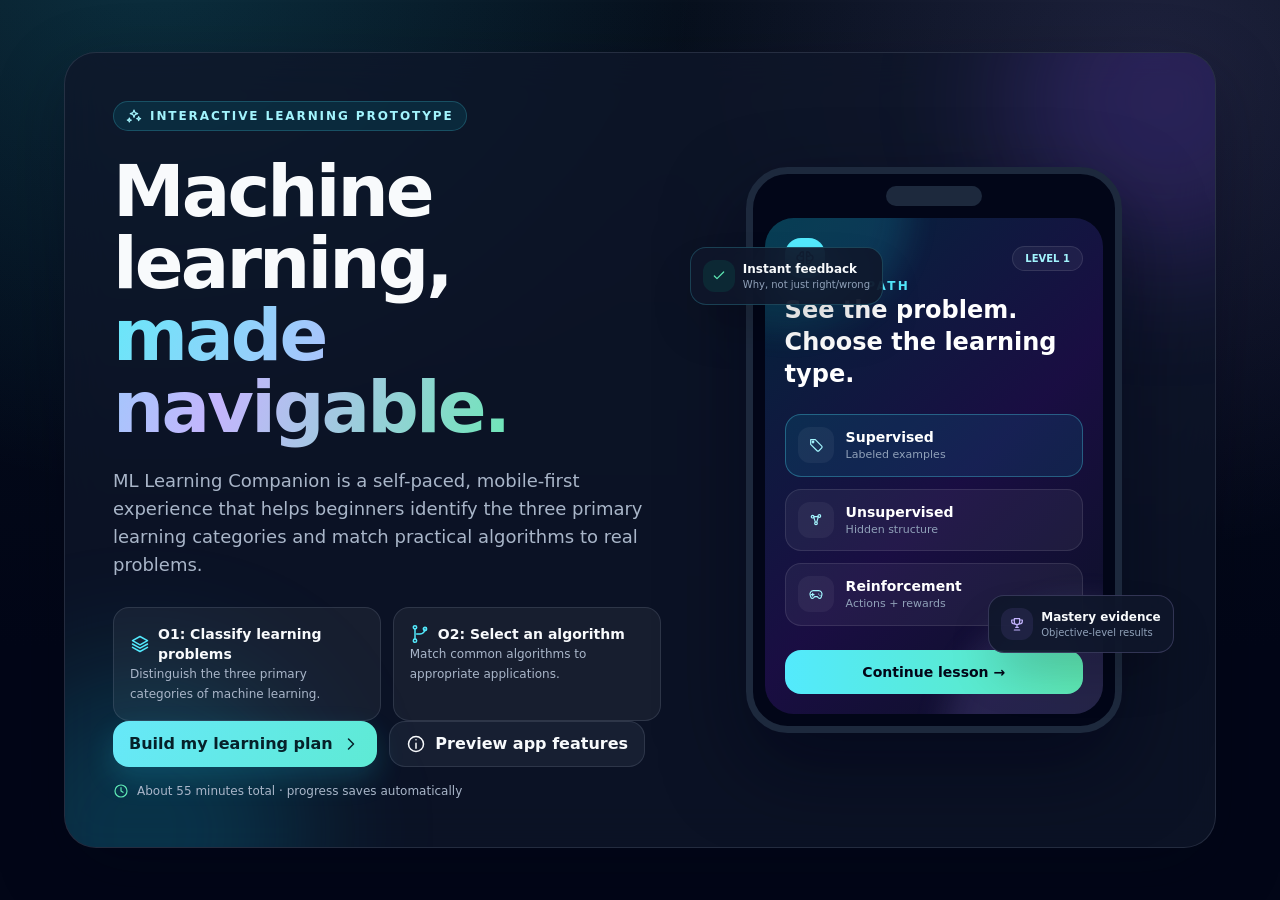
<file: index.html>
<!doctype html>
<html lang="en" class="scroll-smooth">
<head>
  <meta charset="utf-8">
  <meta name="viewport" content="width=device-width, initial-scale=1, viewport-fit=cover">
  <meta name="theme-color" content="#08111f">
  <meta name="description" content="ML Learning Companion: an interactive, self-instructional introduction to machine learning.">
  <title>ML Learning Companion</title>
  <link rel="stylesheet" href="tailwind.css">
  <link rel="stylesheet" href="styles.css">
</head>
<body class="min-h-screen bg-slate-950 text-slate-100 antialiased selection:bg-cyan-300 selection:text-slate-950">
  <a class="skip-link" href="#main-content">Skip to learning content</a>
  <div id="app" class="min-h-screen"></div>
  <div id="toast-region" class="pointer-events-none fixed right-4 top-4 z-[100] flex w-[min(24rem,calc(100vw-2rem))] flex-col gap-3" aria-live="polite" aria-atomic="true"></div>
  <div id="confetti-layer" class="pointer-events-none fixed inset-0 z-[120] overflow-hidden" aria-hidden="true"></div>
  <noscript>
    <div class="mx-auto my-12 max-w-xl rounded-3xl border border-amber-400/30 bg-amber-300/10 p-8 text-amber-100">
      ML Learning Companion needs JavaScript for navigation, practice feedback, progress tracking, and assessment.
    </div>
  </noscript>
  <script src="data.js"></script>
  <script src="core.js"></script>
  <script src="screens-learn.js"></script>
  <script src="screens-apply.js"></script>
</body>
</html>
</file>
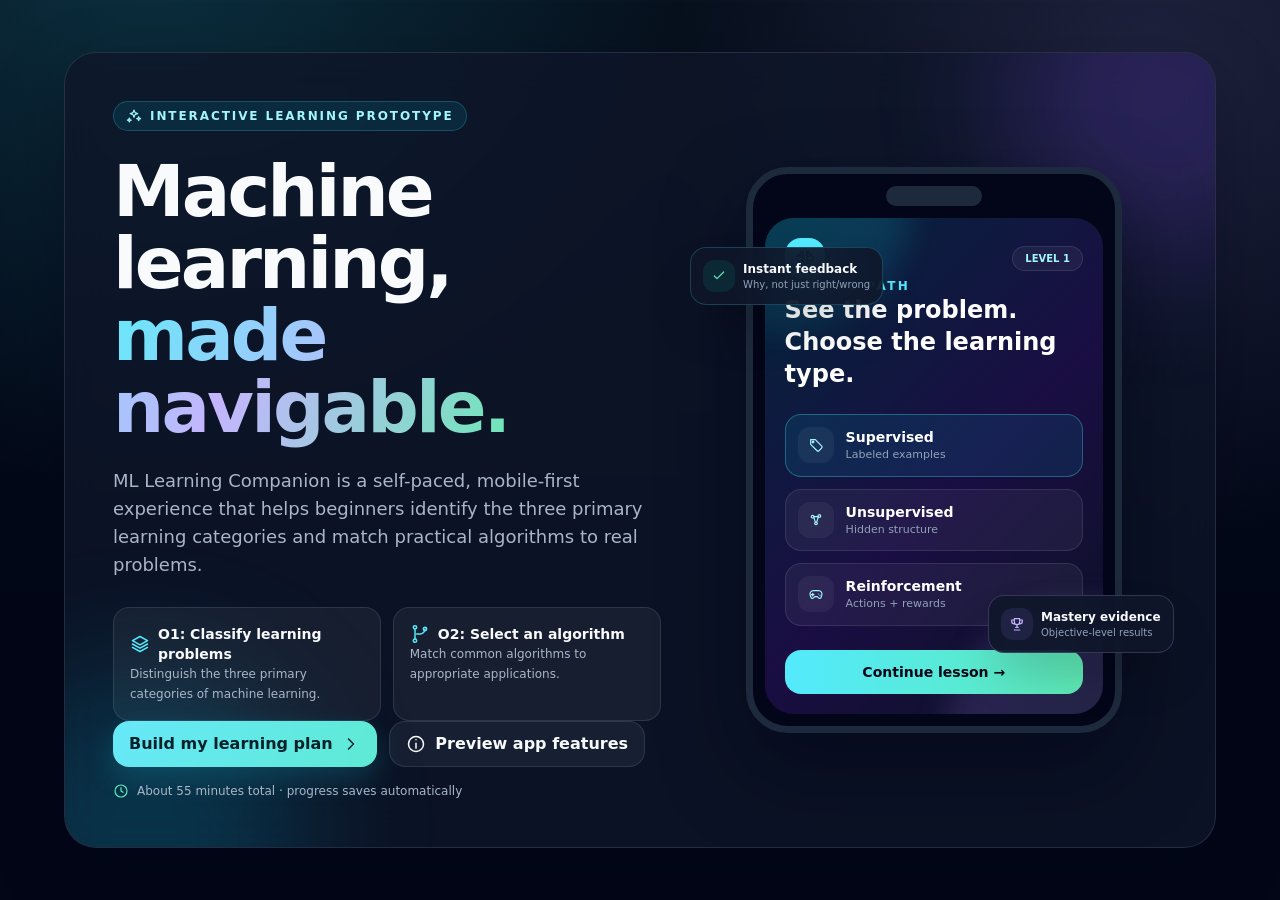
<file: Learning Prototype - Charles Dorner.html>
<!doctype html>
<html lang="en" class="scroll-smooth">
<head>
  <meta charset="utf-8">
  <meta name="viewport" content="width=device-width, initial-scale=1, viewport-fit=cover">
  <meta name="theme-color" content="#08111f">
  <meta name="description" content="ML Learning Companion: an interactive, self-instructional introduction to machine learning.">
  <title>ML Learning Companion</title>
  <style>
/*! tailwindcss v4.1.10 | MIT License | https://tailwindcss.com */
@layer properties;
@layer theme, base, components, utilities;
@layer theme {
  :root, :host {
    --font-sans: ui-sans-serif, system-ui, sans-serif, "Apple Color Emoji",
      "Segoe UI Emoji", "Segoe UI Symbol", "Noto Color Emoji";
    --font-mono: ui-monospace, SFMono-Regular, Menlo, Monaco, Consolas, "Liberation Mono",
      "Courier New", monospace;
    --color-amber-100: oklch(96.2% 0.059 95.617);
    --color-amber-300: oklch(87.9% 0.169 91.605);
    --color-amber-400: oklch(82.8% 0.189 84.429);
    --color-emerald-100: oklch(95% 0.052 163.051);
    --color-emerald-200: oklch(90.5% 0.093 164.15);
    --color-emerald-300: oklch(84.5% 0.143 164.978);
    --color-emerald-400: oklch(76.5% 0.177 163.223);
    --color-cyan-100: oklch(95.6% 0.045 203.388);
    --color-cyan-200: oklch(91.7% 0.08 205.041);
    --color-cyan-300: oklch(86.5% 0.127 207.078);
    --color-cyan-400: oklch(78.9% 0.154 211.53);
    --color-cyan-500: oklch(71.5% 0.143 215.221);
    --color-violet-200: oklch(89.4% 0.057 293.283);
    --color-violet-300: oklch(81.1% 0.111 293.571);
    --color-violet-400: oklch(70.2% 0.183 293.541);
    --color-violet-500: oklch(60.6% 0.25 292.717);
    --color-rose-300: oklch(81% 0.117 11.638);
    --color-rose-400: oklch(71.2% 0.194 13.428);
    --color-slate-100: oklch(96.8% 0.007 247.896);
    --color-slate-200: oklch(92.9% 0.013 255.508);
    --color-slate-300: oklch(86.9% 0.022 252.894);
    --color-slate-400: oklch(70.4% 0.04 256.788);
    --color-slate-500: oklch(55.4% 0.046 257.417);
    --color-slate-800: oklch(27.9% 0.041 260.031);
    --color-slate-900: oklch(20.8% 0.042 265.755);
    --color-slate-950: oklch(12.9% 0.042 264.695);
    --color-white: #fff;
    --spacing: 0.25rem;
    --container-md: 28rem;
    --container-xl: 36rem;
    --container-2xl: 42rem;
    --container-3xl: 48rem;
    --container-4xl: 56rem;
    --container-5xl: 64rem;
    --container-6xl: 72rem;
    --container-7xl: 80rem;
    --text-xs: 0.75rem;
    --text-xs--line-height: calc(1 / 0.75);
    --text-sm: 0.875rem;
    --text-sm--line-height: calc(1.25 / 0.875);
    --text-base: 1rem;
    --text-base--line-height: calc(1.5 / 1);
    --text-lg: 1.125rem;
    --text-lg--line-height: calc(1.75 / 1.125);
    --text-xl: 1.25rem;
    --text-xl--line-height: calc(1.75 / 1.25);
    --text-2xl: 1.5rem;
    --text-2xl--line-height: calc(2 / 1.5);
    --text-3xl: 1.875rem;
    --text-3xl--line-height: calc(2.25 / 1.875);
    --text-4xl: 2.25rem;
    --text-4xl--line-height: calc(2.5 / 2.25);
    --text-5xl: 3rem;
    --text-5xl--line-height: 1;
    --text-6xl: 3.75rem;
    --text-6xl--line-height: 1;
    --text-7xl: 4.5rem;
    --text-7xl--line-height: 1;
    --font-weight-bold: 700;
    --font-weight-extrabold: 800;
    --font-weight-black: 900;
    --tracking-tight: -0.025em;
    --radius-xl: 0.75rem;
    --radius-2xl: 1rem;
    --radius-3xl: 1.5rem;
    --blur-sm: 8px;
    --blur-xl: 24px;
    --blur-2xl: 40px;
    --blur-3xl: 64px;
    --default-transition-duration: 150ms;
    --default-transition-timing-function: cubic-bezier(0.4, 0, 0.2, 1);
    --default-font-family: var(--font-sans);
    --default-mono-font-family: var(--font-mono);
  }
}
@layer base {
  *, ::after, ::before, ::backdrop, ::file-selector-button {
    box-sizing: border-box;
    margin: 0;
    padding: 0;
    border: 0 solid;
  }
  html, :host {
    line-height: 1.5;
    -webkit-text-size-adjust: 100%;
    tab-size: 4;
    font-family: var(--default-font-family, ui-sans-serif, system-ui, sans-serif, "Apple Color Emoji", "Segoe UI Emoji", "Segoe UI Symbol", "Noto Color Emoji");
    font-feature-settings: var(--default-font-feature-settings, normal);
    font-variation-settings: var(--default-font-variation-settings, normal);
    -webkit-tap-highlight-color: transparent;
  }
  hr {
    height: 0;
    color: inherit;
    border-top-width: 1px;
  }
  abbr:where([title]) {
    -webkit-text-decoration: underline dotted;
    text-decoration: underline dotted;
  }
  h1, h2, h3, h4, h5, h6 {
    font-size: inherit;
    font-weight: inherit;
  }
  a {
    color: inherit;
    -webkit-text-decoration: inherit;
    text-decoration: inherit;
  }
  b, strong {
    font-weight: bolder;
  }
  code, kbd, samp, pre {
    font-family: var(--default-mono-font-family, ui-monospace, SFMono-Regular, Menlo, Monaco, Consolas, "Liberation Mono", "Courier New", monospace);
    font-feature-settings: var(--default-mono-font-feature-settings, normal);
    font-variation-settings: var(--default-mono-font-variation-settings, normal);
    font-size: 1em;
  }
  small {
    font-size: 80%;
  }
  sub, sup {
    font-size: 75%;
    line-height: 0;
    position: relative;
    vertical-align: baseline;
  }
  sub {
    bottom: -0.25em;
  }
  sup {
    top: -0.5em;
  }
  table {
    text-indent: 0;
    border-color: inherit;
    border-collapse: collapse;
  }
  :-moz-focusring {
    outline: auto;
  }
  progress {
    vertical-align: baseline;
  }
  summary {
    display: list-item;
  }
  ol, ul, menu {
    list-style: none;
  }
  img, svg, video, canvas, audio, iframe, embed, object {
    display: block;
    vertical-align: middle;
  }
  img, video {
    max-width: 100%;
    height: auto;
  }
  button, input, select, optgroup, textarea, ::file-selector-button {
    font: inherit;
    font-feature-settings: inherit;
    font-variation-settings: inherit;
    letter-spacing: inherit;
    color: inherit;
    border-radius: 0;
    background-color: transparent;
    opacity: 1;
  }
  :where(select:is([multiple], [size])) optgroup {
    font-weight: bolder;
  }
  :where(select:is([multiple], [size])) optgroup option {
    padding-inline-start: 20px;
  }
  ::file-selector-button {
    margin-inline-end: 4px;
  }
  ::placeholder {
    opacity: 1;
  }
  @supports (not (-webkit-appearance: -apple-pay-button))  or (contain-intrinsic-size: 1px) {
    ::placeholder {
      color: currentcolor;
      @supports (color: color-mix(in lab, red, red)) {
        color: color-mix(in oklab, currentcolor 50%, transparent);
      }
    }
  }
  textarea {
    resize: vertical;
  }
  ::-webkit-search-decoration {
    -webkit-appearance: none;
  }
  ::-webkit-date-and-time-value {
    min-height: 1lh;
    text-align: inherit;
  }
  ::-webkit-datetime-edit {
    display: inline-flex;
  }
  ::-webkit-datetime-edit-fields-wrapper {
    padding: 0;
  }
  ::-webkit-datetime-edit, ::-webkit-datetime-edit-year-field, ::-webkit-datetime-edit-month-field, ::-webkit-datetime-edit-day-field, ::-webkit-datetime-edit-hour-field, ::-webkit-datetime-edit-minute-field, ::-webkit-datetime-edit-second-field, ::-webkit-datetime-edit-millisecond-field, ::-webkit-datetime-edit-meridiem-field {
    padding-block: 0;
  }
  :-moz-ui-invalid {
    box-shadow: none;
  }
  button, input:where([type="button"], [type="reset"], [type="submit"]), ::file-selector-button {
    appearance: button;
  }
  ::-webkit-inner-spin-button, ::-webkit-outer-spin-button {
    height: auto;
  }
  [hidden]:where(:not([hidden="until-found"])) {
    display: none !important;
  }
}
@layer utilities {
  .pointer-events-auto {
    pointer-events: auto;
  }
  .pointer-events-none {
    pointer-events: none;
  }
  .visible {
    visibility: visible;
  }
  .sr-only {
    position: absolute;
    width: 1px;
    height: 1px;
    padding: 0;
    margin: -1px;
    overflow: hidden;
    clip: rect(0, 0, 0, 0);
    white-space: nowrap;
    border-width: 0;
  }
  .absolute {
    position: absolute;
  }
  .fixed {
    position: fixed;
  }
  .relative {
    position: relative;
  }
  .sticky {
    position: sticky;
  }
  .inset-0 {
    inset: calc(var(--spacing) * 0);
  }
  .inset-x-0 {
    inset-inline: calc(var(--spacing) * 0);
  }
  .inset-y-0 {
    inset-block: calc(var(--spacing) * 0);
  }
  .-top-28 {
    top: calc(var(--spacing) * -28);
  }
  .top-0 {
    top: calc(var(--spacing) * 0);
  }
  .top-1 {
    top: calc(var(--spacing) * 1);
  }
  .top-1\/2 {
    top: calc(1/2 * 100%);
  }
  .top-4 {
    top: calc(var(--spacing) * 4);
  }
  .top-5 {
    top: calc(var(--spacing) * 5);
  }
  .top-8 {
    top: calc(var(--spacing) * 8);
  }
  .top-20 {
    top: calc(var(--spacing) * 20);
  }
  .-right-4 {
    right: calc(var(--spacing) * -4);
  }
  .-right-28 {
    right: calc(var(--spacing) * -28);
  }
  .right-4 {
    right: calc(var(--spacing) * 4);
  }
  .-bottom-36 {
    bottom: calc(var(--spacing) * -36);
  }
  .bottom-0 {
    bottom: calc(var(--spacing) * 0);
  }
  .bottom-1 {
    bottom: calc(var(--spacing) * 1);
  }
  .bottom-8 {
    bottom: calc(var(--spacing) * 8);
  }
  .bottom-20 {
    bottom: calc(var(--spacing) * 20);
  }
  .-left-5 {
    left: calc(var(--spacing) * -5);
  }
  .-left-20 {
    left: calc(var(--spacing) * -20);
  }
  .-left-\[4rem\] {
    left: calc(4rem * -1);
  }
  .left-0 {
    left: calc(var(--spacing) * 0);
  }
  .left-1 {
    left: calc(var(--spacing) * 1);
  }
  .left-4 {
    left: calc(var(--spacing) * 4);
  }
  .left-\[1\.35rem\] {
    left: 1.35rem;
  }
  .z-20 {
    z-index: 20;
  }
  .z-30 {
    z-index: 30;
  }
  .z-40 {
    z-index: 40;
  }
  .z-50 {
    z-index: 50;
  }
  .z-\[80\] {
    z-index: 80;
  }
  .z-\[90\] {
    z-index: 90;
  }
  .z-\[100\] {
    z-index: 100;
  }
  .z-\[120\] {
    z-index: 120;
  }
  .mx-auto {
    margin-inline: auto;
  }
  .my-12 {
    margin-block: calc(var(--spacing) * 12);
  }
  .mt-0\.5 {
    margin-top: calc(var(--spacing) * 0.5);
  }
  .mt-1 {
    margin-top: calc(var(--spacing) * 1);
  }
  .mt-3 {
    margin-top: calc(var(--spacing) * 3);
  }
  .mt-4 {
    margin-top: calc(var(--spacing) * 4);
  }
  .mt-5 {
    margin-top: calc(var(--spacing) * 5);
  }
  .mt-6 {
    margin-top: calc(var(--spacing) * 6);
  }
  .mt-7 {
    margin-top: calc(var(--spacing) * 7);
  }
  .mr-1 {
    margin-right: calc(var(--spacing) * 1);
  }
  .mb-1 {
    margin-bottom: calc(var(--spacing) * 1);
  }
  .mb-3 {
    margin-bottom: calc(var(--spacing) * 3);
  }
  .block {
    display: block;
  }
  .flex {
    display: flex;
  }
  .grid {
    display: grid;
  }
  .hidden {
    display: none;
  }
  .inline {
    display: inline;
  }
  .inline-flex {
    display: inline-flex;
  }
  .inline-grid {
    display: inline-grid;
  }
  .h-2 {
    height: calc(var(--spacing) * 2);
  }
  .h-3\.5 {
    height: calc(var(--spacing) * 3.5);
  }
  .h-4 {
    height: calc(var(--spacing) * 4);
  }
  .h-5 {
    height: calc(var(--spacing) * 5);
  }
  .h-6 {
    height: calc(var(--spacing) * 6);
  }
  .h-7 {
    height: calc(var(--spacing) * 7);
  }
  .h-8 {
    height: calc(var(--spacing) * 8);
  }
  .h-9 {
    height: calc(var(--spacing) * 9);
  }
  .h-10 {
    height: calc(var(--spacing) * 10);
  }
  .h-11 {
    height: calc(var(--spacing) * 11);
  }
  .h-12 {
    height: calc(var(--spacing) * 12);
  }
  .h-14 {
    height: calc(var(--spacing) * 14);
  }
  .h-16 {
    height: calc(var(--spacing) * 16);
  }
  .h-80 {
    height: calc(var(--spacing) * 80);
  }
  .h-\[18px\] {
    height: 18px;
  }
  .h-full {
    height: 100%;
  }
  .max-h-\[92vh\] {
    max-height: 92vh;
  }
  .min-h-0 {
    min-height: calc(var(--spacing) * 0);
  }
  .min-h-\[31rem\] {
    min-height: 31rem;
  }
  .min-h-screen {
    min-height: 100vh;
  }
  .w-3\.5 {
    width: calc(var(--spacing) * 3.5);
  }
  .w-4 {
    width: calc(var(--spacing) * 4);
  }
  .w-5 {
    width: calc(var(--spacing) * 5);
  }
  .w-6 {
    width: calc(var(--spacing) * 6);
  }
  .w-7 {
    width: calc(var(--spacing) * 7);
  }
  .w-8 {
    width: calc(var(--spacing) * 8);
  }
  .w-9 {
    width: calc(var(--spacing) * 9);
  }
  .w-10 {
    width: calc(var(--spacing) * 10);
  }
  .w-11 {
    width: calc(var(--spacing) * 11);
  }
  .w-12 {
    width: calc(var(--spacing) * 12);
  }
  .w-14 {
    width: calc(var(--spacing) * 14);
  }
  .w-16 {
    width: calc(var(--spacing) * 16);
  }
  .w-24 {
    width: calc(var(--spacing) * 24);
  }
  .w-44 {
    width: calc(var(--spacing) * 44);
  }
  .w-72 {
    width: calc(var(--spacing) * 72);
  }
  .w-80 {
    width: calc(var(--spacing) * 80);
  }
  .w-\[16rem\] {
    width: 16rem;
  }
  .w-\[84\%\] {
    width: 84%;
  }
  .w-\[min\(24rem\,calc\(100vw-2rem\)\)\] {
    width: min(24rem, calc(100vw - 2rem));
  }
  .w-\[min\(88vw\,22rem\)\] {
    width: min(88vw, 22rem);
  }
  .w-full {
    width: 100%;
  }
  .w-px {
    width: 1px;
  }
  .max-w-2xl {
    max-width: var(--container-2xl);
  }
  .max-w-3xl {
    max-width: var(--container-3xl);
  }
  .max-w-4xl {
    max-width: var(--container-4xl);
  }
  .max-w-5xl {
    max-width: var(--container-5xl);
  }
  .max-w-6xl {
    max-width: var(--container-6xl);
  }
  .max-w-7xl {
    max-width: var(--container-7xl);
  }
  .max-w-md {
    max-width: var(--container-md);
  }
  .max-w-xl {
    max-width: var(--container-xl);
  }
  .min-w-0 {
    min-width: calc(var(--spacing) * 0);
  }
  .min-w-\[15rem\] {
    min-width: 15rem;
  }
  .flex-1 {
    flex: 1;
  }
  .shrink-0 {
    flex-shrink: 0;
  }
  .-translate-y-1\/2 {
    --tw-translate-y: calc(calc(1/2 * 100%) * -1);
    translate: var(--tw-translate-x) var(--tw-translate-y);
  }
  .rotate-90 {
    rotate: 90deg;
  }
  .cursor-pointer {
    cursor: pointer;
  }
  .snap-x {
    scroll-snap-type: x var(--tw-scroll-snap-strictness);
  }
  .snap-start {
    scroll-snap-align: start;
  }
  .grid-cols-2 {
    grid-template-columns: repeat(2, minmax(0, 1fr));
  }
  .grid-cols-3 {
    grid-template-columns: repeat(3, minmax(0, 1fr));
  }
  .grid-cols-4 {
    grid-template-columns: repeat(4, minmax(0, 1fr));
  }
  .grid-cols-\[1fr_auto_1fr\] {
    grid-template-columns: 1fr auto 1fr;
  }
  .flex-col {
    flex-direction: column;
  }
  .flex-col-reverse {
    flex-direction: column-reverse;
  }
  .flex-wrap {
    flex-wrap: wrap;
  }
  .place-items-center {
    place-items: center;
  }
  .place-items-end {
    place-items: end;
  }
  .items-center {
    align-items: center;
  }
  .items-end {
    align-items: flex-end;
  }
  .items-start {
    align-items: flex-start;
  }
  .justify-between {
    justify-content: space-between;
  }
  .justify-center {
    justify-content: center;
  }
  .gap-1 {
    gap: calc(var(--spacing) * 1);
  }
  .gap-1\.5 {
    gap: calc(var(--spacing) * 1.5);
  }
  .gap-2 {
    gap: calc(var(--spacing) * 2);
  }
  .gap-3 {
    gap: calc(var(--spacing) * 3);
  }
  .gap-4 {
    gap: calc(var(--spacing) * 4);
  }
  .gap-5 {
    gap: calc(var(--spacing) * 5);
  }
  .gap-6 {
    gap: calc(var(--spacing) * 6);
  }
  .gap-7 {
    gap: calc(var(--spacing) * 7);
  }
  .gap-8 {
    gap: calc(var(--spacing) * 8);
  }
  .gap-10 {
    gap: calc(var(--spacing) * 10);
  }
  .space-y-1\.5 {
    :where(& > :not(:last-child)) {
      --tw-space-y-reverse: 0;
      margin-block-start: calc(calc(var(--spacing) * 1.5) * var(--tw-space-y-reverse));
      margin-block-end: calc(calc(var(--spacing) * 1.5) * calc(1 - var(--tw-space-y-reverse)));
    }
  }
  .space-y-2 {
    :where(& > :not(:last-child)) {
      --tw-space-y-reverse: 0;
      margin-block-start: calc(calc(var(--spacing) * 2) * var(--tw-space-y-reverse));
      margin-block-end: calc(calc(var(--spacing) * 2) * calc(1 - var(--tw-space-y-reverse)));
    }
  }
  .space-y-3 {
    :where(& > :not(:last-child)) {
      --tw-space-y-reverse: 0;
      margin-block-start: calc(calc(var(--spacing) * 3) * var(--tw-space-y-reverse));
      margin-block-end: calc(calc(var(--spacing) * 3) * calc(1 - var(--tw-space-y-reverse)));
    }
  }
  .space-y-4 {
    :where(& > :not(:last-child)) {
      --tw-space-y-reverse: 0;
      margin-block-start: calc(calc(var(--spacing) * 4) * var(--tw-space-y-reverse));
      margin-block-end: calc(calc(var(--spacing) * 4) * calc(1 - var(--tw-space-y-reverse)));
    }
  }
  .space-y-5 {
    :where(& > :not(:last-child)) {
      --tw-space-y-reverse: 0;
      margin-block-start: calc(calc(var(--spacing) * 5) * var(--tw-space-y-reverse));
      margin-block-end: calc(calc(var(--spacing) * 5) * calc(1 - var(--tw-space-y-reverse)));
    }
  }
  .truncate {
    overflow: hidden;
    text-overflow: ellipsis;
    white-space: nowrap;
  }
  .overflow-hidden {
    overflow: hidden;
  }
  .overflow-x-auto {
    overflow-x: auto;
  }
  .overflow-y-auto {
    overflow-y: auto;
  }
  .rounded-2xl {
    border-radius: var(--radius-2xl);
  }
  .rounded-3xl {
    border-radius: var(--radius-3xl);
  }
  .rounded-\[1\.8rem\] {
    border-radius: 1.8rem;
  }
  .rounded-\[2\.6rem\] {
    border-radius: 2.6rem;
  }
  .rounded-\[2rem\] {
    border-radius: 2rem;
  }
  .rounded-full {
    border-radius: calc(infinity * 1px);
  }
  .rounded-xl {
    border-radius: var(--radius-xl);
  }
  .rounded-t-3xl {
    border-top-left-radius: var(--radius-3xl);
    border-top-right-radius: var(--radius-3xl);
  }
  .border {
    border-style: var(--tw-border-style);
    border-width: 1px;
  }
  .border-4 {
    border-style: var(--tw-border-style);
    border-width: 4px;
  }
  .border-\[7px\] {
    border-style: var(--tw-border-style);
    border-width: 7px;
  }
  .border-t {
    border-top-style: var(--tw-border-style);
    border-top-width: 1px;
  }
  .border-r {
    border-right-style: var(--tw-border-style);
    border-right-width: 1px;
  }
  .border-b {
    border-bottom-style: var(--tw-border-style);
    border-bottom-width: 1px;
  }
  .border-amber-300\/20 {
    border-color: color-mix(in srgb, oklch(87.9% 0.169 91.605) 20%, transparent);
    @supports (color: color-mix(in lab, red, red)) {
      border-color: color-mix(in oklab, var(--color-amber-300) 20%, transparent);
    }
  }
  .border-amber-400\/30 {
    border-color: color-mix(in srgb, oklch(82.8% 0.189 84.429) 30%, transparent);
    @supports (color: color-mix(in lab, red, red)) {
      border-color: color-mix(in oklab, var(--color-amber-400) 30%, transparent);
    }
  }
  .border-cyan-300 {
    border-color: var(--color-cyan-300);
  }
  .border-cyan-300\/20 {
    border-color: color-mix(in srgb, oklch(86.5% 0.127 207.078) 20%, transparent);
    @supports (color: color-mix(in lab, red, red)) {
      border-color: color-mix(in oklab, var(--color-cyan-300) 20%, transparent);
    }
  }
  .border-cyan-300\/30 {
    border-color: color-mix(in srgb, oklch(86.5% 0.127 207.078) 30%, transparent);
    @supports (color: color-mix(in lab, red, red)) {
      border-color: color-mix(in oklab, var(--color-cyan-300) 30%, transparent);
    }
  }
  .border-cyan-300\/40 {
    border-color: color-mix(in srgb, oklch(86.5% 0.127 207.078) 40%, transparent);
    @supports (color: color-mix(in lab, red, red)) {
      border-color: color-mix(in oklab, var(--color-cyan-300) 40%, transparent);
    }
  }
  .border-emerald-300\/20 {
    border-color: color-mix(in srgb, oklch(84.5% 0.143 164.978) 20%, transparent);
    @supports (color: color-mix(in lab, red, red)) {
      border-color: color-mix(in oklab, var(--color-emerald-300) 20%, transparent);
    }
  }
  .border-emerald-300\/30 {
    border-color: color-mix(in srgb, oklch(84.5% 0.143 164.978) 30%, transparent);
    @supports (color: color-mix(in lab, red, red)) {
      border-color: color-mix(in oklab, var(--color-emerald-300) 30%, transparent);
    }
  }
  .border-emerald-300\/40 {
    border-color: color-mix(in srgb, oklch(84.5% 0.143 164.978) 40%, transparent);
    @supports (color: color-mix(in lab, red, red)) {
      border-color: color-mix(in oklab, var(--color-emerald-300) 40%, transparent);
    }
  }
  .border-rose-300\/20 {
    border-color: color-mix(in srgb, oklch(81% 0.117 11.638) 20%, transparent);
    @supports (color: color-mix(in lab, red, red)) {
      border-color: color-mix(in oklab, var(--color-rose-300) 20%, transparent);
    }
  }
  .border-slate-800 {
    border-color: var(--color-slate-800);
  }
  .border-slate-950 {
    border-color: var(--color-slate-950);
  }
  .border-violet-300\/20 {
    border-color: color-mix(in srgb, oklch(81.1% 0.111 293.571) 20%, transparent);
    @supports (color: color-mix(in lab, red, red)) {
      border-color: color-mix(in oklab, var(--color-violet-300) 20%, transparent);
    }
  }
  .border-white\/10 {
    border-color: color-mix(in srgb, #fff 10%, transparent);
    @supports (color: color-mix(in lab, red, red)) {
      border-color: color-mix(in oklab, var(--color-white) 10%, transparent);
    }
  }
  .bg-amber-300\/10 {
    background-color: color-mix(in srgb, oklch(87.9% 0.169 91.605) 10%, transparent);
    @supports (color: color-mix(in lab, red, red)) {
      background-color: color-mix(in oklab, var(--color-amber-300) 10%, transparent);
    }
  }
  .bg-amber-300\/15 {
    background-color: color-mix(in srgb, oklch(87.9% 0.169 91.605) 15%, transparent);
    @supports (color: color-mix(in lab, red, red)) {
      background-color: color-mix(in oklab, var(--color-amber-300) 15%, transparent);
    }
  }
  .bg-cyan-300 {
    background-color: var(--color-cyan-300);
  }
  .bg-cyan-400 {
    background-color: var(--color-cyan-400);
  }
  .bg-cyan-400\/5 {
    background-color: color-mix(in srgb, oklch(78.9% 0.154 211.53) 5%, transparent);
    @supports (color: color-mix(in lab, red, red)) {
      background-color: color-mix(in oklab, var(--color-cyan-400) 5%, transparent);
    }
  }
  .bg-cyan-400\/10 {
    background-color: color-mix(in srgb, oklch(78.9% 0.154 211.53) 10%, transparent);
    @supports (color: color-mix(in lab, red, red)) {
      background-color: color-mix(in oklab, var(--color-cyan-400) 10%, transparent);
    }
  }
  .bg-cyan-500\/20 {
    background-color: color-mix(in srgb, oklch(71.5% 0.143 215.221) 20%, transparent);
    @supports (color: color-mix(in lab, red, red)) {
      background-color: color-mix(in oklab, var(--color-cyan-500) 20%, transparent);
    }
  }
  .bg-emerald-400 {
    background-color: var(--color-emerald-400);
  }
  .bg-emerald-400\/10 {
    background-color: color-mix(in srgb, oklch(76.5% 0.177 163.223) 10%, transparent);
    @supports (color: color-mix(in lab, red, red)) {
      background-color: color-mix(in oklab, var(--color-emerald-400) 10%, transparent);
    }
  }
  .bg-rose-400\/10 {
    background-color: color-mix(in srgb, oklch(71.2% 0.194 13.428) 10%, transparent);
    @supports (color: color-mix(in lab, red, red)) {
      background-color: color-mix(in oklab, var(--color-rose-400) 10%, transparent);
    }
  }
  .bg-slate-400\/10 {
    background-color: color-mix(in srgb, oklch(70.4% 0.04 256.788) 10%, transparent);
    @supports (color: color-mix(in lab, red, red)) {
      background-color: color-mix(in oklab, var(--color-slate-400) 10%, transparent);
    }
  }
  .bg-slate-800 {
    background-color: var(--color-slate-800);
  }
  .bg-slate-900\/90 {
    background-color: color-mix(in srgb, oklch(20.8% 0.042 265.755) 90%, transparent);
    @supports (color: color-mix(in lab, red, red)) {
      background-color: color-mix(in oklab, var(--color-slate-900) 90%, transparent);
    }
  }
  .bg-slate-950 {
    background-color: var(--color-slate-950);
  }
  .bg-slate-950\/20 {
    background-color: color-mix(in srgb, oklch(12.9% 0.042 264.695) 20%, transparent);
    @supports (color: color-mix(in lab, red, red)) {
      background-color: color-mix(in oklab, var(--color-slate-950) 20%, transparent);
    }
  }
  .bg-slate-950\/30 {
    background-color: color-mix(in srgb, oklch(12.9% 0.042 264.695) 30%, transparent);
    @supports (color: color-mix(in lab, red, red)) {
      background-color: color-mix(in oklab, var(--color-slate-950) 30%, transparent);
    }
  }
  .bg-slate-950\/35 {
    background-color: color-mix(in srgb, oklch(12.9% 0.042 264.695) 35%, transparent);
    @supports (color: color-mix(in lab, red, red)) {
      background-color: color-mix(in oklab, var(--color-slate-950) 35%, transparent);
    }
  }
  .bg-slate-950\/75 {
    background-color: color-mix(in srgb, oklch(12.9% 0.042 264.695) 75%, transparent);
    @supports (color: color-mix(in lab, red, red)) {
      background-color: color-mix(in oklab, var(--color-slate-950) 75%, transparent);
    }
  }
  .bg-slate-950\/80 {
    background-color: color-mix(in srgb, oklch(12.9% 0.042 264.695) 80%, transparent);
    @supports (color: color-mix(in lab, red, red)) {
      background-color: color-mix(in oklab, var(--color-slate-950) 80%, transparent);
    }
  }
  .bg-slate-950\/90 {
    background-color: color-mix(in srgb, oklch(12.9% 0.042 264.695) 90%, transparent);
    @supports (color: color-mix(in lab, red, red)) {
      background-color: color-mix(in oklab, var(--color-slate-950) 90%, transparent);
    }
  }
  .bg-violet-300 {
    background-color: var(--color-violet-300);
  }
  .bg-violet-400\/10 {
    background-color: color-mix(in srgb, oklch(70.2% 0.183 293.541) 10%, transparent);
    @supports (color: color-mix(in lab, red, red)) {
      background-color: color-mix(in oklab, var(--color-violet-400) 10%, transparent);
    }
  }
  .bg-violet-500\/20 {
    background-color: color-mix(in srgb, oklch(60.6% 0.25 292.717) 20%, transparent);
    @supports (color: color-mix(in lab, red, red)) {
      background-color: color-mix(in oklab, var(--color-violet-500) 20%, transparent);
    }
  }
  .bg-white\/5 {
    background-color: color-mix(in srgb, #fff 5%, transparent);
    @supports (color: color-mix(in lab, red, red)) {
      background-color: color-mix(in oklab, var(--color-white) 5%, transparent);
    }
  }
  .bg-gradient-to-b {
    --tw-gradient-position: to bottom in oklab;
    background-image: linear-gradient(var(--tw-gradient-stops));
  }
  .bg-gradient-to-br {
    --tw-gradient-position: to bottom right in oklab;
    background-image: linear-gradient(var(--tw-gradient-stops));
  }
  .bg-gradient-to-r {
    --tw-gradient-position: to right in oklab;
    background-image: linear-gradient(var(--tw-gradient-stops));
  }
  .from-cyan-300 {
    --tw-gradient-from: var(--color-cyan-300);
    --tw-gradient-stops: var(--tw-gradient-via-stops, var(--tw-gradient-position), var(--tw-gradient-from) var(--tw-gradient-from-position), var(--tw-gradient-to) var(--tw-gradient-to-position));
  }
  .from-cyan-400 {
    --tw-gradient-from: var(--color-cyan-400);
    --tw-gradient-stops: var(--tw-gradient-via-stops, var(--tw-gradient-position), var(--tw-gradient-from) var(--tw-gradient-from-position), var(--tw-gradient-to) var(--tw-gradient-to-position));
  }
  .from-cyan-400\/20 {
    --tw-gradient-from: color-mix(in srgb, oklch(78.9% 0.154 211.53) 20%, transparent);
    @supports (color: color-mix(in lab, red, red)) {
      --tw-gradient-from: color-mix(in oklab, var(--color-cyan-400) 20%, transparent);
    }
    --tw-gradient-stops: var(--tw-gradient-via-stops, var(--tw-gradient-position), var(--tw-gradient-from) var(--tw-gradient-from-position), var(--tw-gradient-to) var(--tw-gradient-to-position));
  }
  .via-violet-400 {
    --tw-gradient-via: var(--color-violet-400);
    --tw-gradient-via-stops: var(--tw-gradient-position), var(--tw-gradient-from) var(--tw-gradient-from-position), var(--tw-gradient-via) var(--tw-gradient-via-position), var(--tw-gradient-to) var(--tw-gradient-to-position);
    --tw-gradient-stops: var(--tw-gradient-via-stops);
  }
  .to-emerald-300 {
    --tw-gradient-to: var(--color-emerald-300);
    --tw-gradient-stops: var(--tw-gradient-via-stops, var(--tw-gradient-position), var(--tw-gradient-from) var(--tw-gradient-from-position), var(--tw-gradient-to) var(--tw-gradient-to-position));
  }
  .to-emerald-400 {
    --tw-gradient-to: var(--color-emerald-400);
    --tw-gradient-stops: var(--tw-gradient-via-stops, var(--tw-gradient-position), var(--tw-gradient-from) var(--tw-gradient-from-position), var(--tw-gradient-to) var(--tw-gradient-to-position));
  }
  .to-violet-400 {
    --tw-gradient-to: var(--color-violet-400);
    --tw-gradient-stops: var(--tw-gradient-via-stops, var(--tw-gradient-position), var(--tw-gradient-from) var(--tw-gradient-from-position), var(--tw-gradient-to) var(--tw-gradient-to-position));
  }
  .to-violet-400\/20 {
    --tw-gradient-to: color-mix(in srgb, oklch(70.2% 0.183 293.541) 20%, transparent);
    @supports (color: color-mix(in lab, red, red)) {
      --tw-gradient-to: color-mix(in oklab, var(--color-violet-400) 20%, transparent);
    }
    --tw-gradient-stops: var(--tw-gradient-via-stops, var(--tw-gradient-position), var(--tw-gradient-from) var(--tw-gradient-from-position), var(--tw-gradient-to) var(--tw-gradient-to-position));
  }
  .p-0 {
    padding: calc(var(--spacing) * 0);
  }
  .p-2 {
    padding: calc(var(--spacing) * 2);
  }
  .p-3 {
    padding: calc(var(--spacing) * 3);
  }
  .p-3\.5 {
    padding: calc(var(--spacing) * 3.5);
  }
  .p-4 {
    padding: calc(var(--spacing) * 4);
  }
  .p-5 {
    padding: calc(var(--spacing) * 5);
  }
  .p-6 {
    padding: calc(var(--spacing) * 6);
  }
  .p-8 {
    padding: calc(var(--spacing) * 8);
  }
  .p-10 {
    padding: calc(var(--spacing) * 10);
  }
  .px-0 {
    padding-inline: calc(var(--spacing) * 0);
  }
  .px-2 {
    padding-inline: calc(var(--spacing) * 2);
  }
  .px-2\.5 {
    padding-inline: calc(var(--spacing) * 2.5);
  }
  .px-3 {
    padding-inline: calc(var(--spacing) * 3);
  }
  .px-4 {
    padding-inline: calc(var(--spacing) * 4);
  }
  .px-5 {
    padding-inline: calc(var(--spacing) * 5);
  }
  .py-1 {
    padding-block: calc(var(--spacing) * 1);
  }
  .py-1\.5 {
    padding-block: calc(var(--spacing) * 1.5);
  }
  .py-2 {
    padding-block: calc(var(--spacing) * 2);
  }
  .py-2\.5 {
    padding-block: calc(var(--spacing) * 2.5);
  }
  .py-3 {
    padding-block: calc(var(--spacing) * 3);
  }
  .py-3\.5 {
    padding-block: calc(var(--spacing) * 3.5);
  }
  .py-4 {
    padding-block: calc(var(--spacing) * 4);
  }
  .pt-2 {
    padding-top: calc(var(--spacing) * 2);
  }
  .pt-5 {
    padding-top: calc(var(--spacing) * 5);
  }
  .pt-6 {
    padding-top: calc(var(--spacing) * 6);
  }
  .pt-7 {
    padding-top: calc(var(--spacing) * 7);
  }
  .pr-1 {
    padding-right: calc(var(--spacing) * 1);
  }
  .pr-4 {
    padding-right: calc(var(--spacing) * 4);
  }
  .pb-3 {
    padding-bottom: calc(var(--spacing) * 3);
  }
  .pb-28 {
    padding-bottom: calc(var(--spacing) * 28);
  }
  .pl-12 {
    padding-left: calc(var(--spacing) * 12);
  }
  .text-center {
    text-align: center;
  }
  .text-left {
    text-align: left;
  }
  .text-2xl {
    font-size: var(--text-2xl);
    line-height: var(--tw-leading, var(--text-2xl--line-height));
  }
  .text-3xl {
    font-size: var(--text-3xl);
    line-height: var(--tw-leading, var(--text-3xl--line-height));
  }
  .text-4xl {
    font-size: var(--text-4xl);
    line-height: var(--tw-leading, var(--text-4xl--line-height));
  }
  .text-5xl {
    font-size: var(--text-5xl);
    line-height: var(--tw-leading, var(--text-5xl--line-height));
  }
  .text-base {
    font-size: var(--text-base);
    line-height: var(--tw-leading, var(--text-base--line-height));
  }
  .text-lg {
    font-size: var(--text-lg);
    line-height: var(--tw-leading, var(--text-lg--line-height));
  }
  .text-sm {
    font-size: var(--text-sm);
    line-height: var(--tw-leading, var(--text-sm--line-height));
  }
  .text-xl {
    font-size: var(--text-xl);
    line-height: var(--tw-leading, var(--text-xl--line-height));
  }
  .text-xs {
    font-size: var(--text-xs);
    line-height: var(--tw-leading, var(--text-xs--line-height));
  }
  .text-\[8px\] {
    font-size: 8px;
  }
  .text-\[9px\] {
    font-size: 9px;
  }
  .text-\[10px\] {
    font-size: 10px;
  }
  .text-\[11px\] {
    font-size: 11px;
  }
  .leading-5 {
    --tw-leading: calc(var(--spacing) * 5);
    line-height: calc(var(--spacing) * 5);
  }
  .leading-6 {
    --tw-leading: calc(var(--spacing) * 6);
    line-height: calc(var(--spacing) * 6);
  }
  .leading-7 {
    --tw-leading: calc(var(--spacing) * 7);
    line-height: calc(var(--spacing) * 7);
  }
  .leading-8 {
    --tw-leading: calc(var(--spacing) * 8);
    line-height: calc(var(--spacing) * 8);
  }
  .font-black {
    --tw-font-weight: var(--font-weight-black);
    font-weight: var(--font-weight-black);
  }
  .font-bold {
    --tw-font-weight: var(--font-weight-bold);
    font-weight: var(--font-weight-bold);
  }
  .font-extrabold {
    --tw-font-weight: var(--font-weight-extrabold);
    font-weight: var(--font-weight-extrabold);
  }
  .tracking-\[-\.04em\] {
    --tw-tracking: -.04em;
    letter-spacing: -.04em;
  }
  .tracking-\[\.1em\] {
    --tw-tracking: .1em;
    letter-spacing: .1em;
  }
  .tracking-\[\.2em\] {
    --tw-tracking: .2em;
    letter-spacing: .2em;
  }
  .tracking-\[\.12em\] {
    --tw-tracking: .12em;
    letter-spacing: .12em;
  }
  .tracking-\[\.14em\] {
    --tw-tracking: .14em;
    letter-spacing: .14em;
  }
  .tracking-\[\.16em\] {
    --tw-tracking: .16em;
    letter-spacing: .16em;
  }
  .tracking-\[\.18em\] {
    --tw-tracking: .18em;
    letter-spacing: .18em;
  }
  .tracking-tight {
    --tw-tracking: var(--tracking-tight);
    letter-spacing: var(--tracking-tight);
  }
  .text-amber-100 {
    color: var(--color-amber-100);
  }
  .text-amber-300 {
    color: var(--color-amber-300);
  }
  .text-cyan-100 {
    color: var(--color-cyan-100);
  }
  .text-cyan-200 {
    color: var(--color-cyan-200);
  }
  .text-cyan-300 {
    color: var(--color-cyan-300);
  }
  .text-emerald-100 {
    color: var(--color-emerald-100);
  }
  .text-emerald-200 {
    color: var(--color-emerald-200);
  }
  .text-emerald-300 {
    color: var(--color-emerald-300);
  }
  .text-rose-300 {
    color: var(--color-rose-300);
  }
  .text-slate-100 {
    color: var(--color-slate-100);
  }
  .text-slate-200 {
    color: var(--color-slate-200);
  }
  .text-slate-300 {
    color: var(--color-slate-300);
  }
  .text-slate-400 {
    color: var(--color-slate-400);
  }
  .text-slate-500 {
    color: var(--color-slate-500);
  }
  .text-slate-950 {
    color: var(--color-slate-950);
  }
  .text-violet-200 {
    color: var(--color-violet-200);
  }
  .text-violet-300 {
    color: var(--color-violet-300);
  }
  .text-white {
    color: var(--color-white);
  }
  .uppercase {
    text-transform: uppercase;
  }
  .antialiased {
    -webkit-font-smoothing: antialiased;
    -moz-osx-font-smoothing: grayscale;
  }
  .accent-cyan-400 {
    accent-color: var(--color-cyan-400);
  }
  .opacity-45 {
    opacity: 45%;
  }
  .opacity-55 {
    opacity: 55%;
  }
  .shadow-2xl {
    --tw-shadow: 0 25px 50px -12px var(--tw-shadow-color, rgb(0 0 0 / 0.25));
    box-shadow: var(--tw-inset-shadow), var(--tw-inset-ring-shadow), var(--tw-ring-offset-shadow), var(--tw-ring-shadow), var(--tw-shadow);
  }
  .shadow-\[0_35px_80px_rgba\(2\,6\,23\,\.55\)\] {
    --tw-shadow: 0 35px 80px var(--tw-shadow-color, rgba(2,6,23,.55));
    box-shadow: var(--tw-inset-shadow), var(--tw-inset-ring-shadow), var(--tw-ring-offset-shadow), var(--tw-ring-shadow), var(--tw-shadow);
  }
  .shadow-lg {
    --tw-shadow: 0 10px 15px -3px var(--tw-shadow-color, rgb(0 0 0 / 0.1)), 0 4px 6px -4px var(--tw-shadow-color, rgb(0 0 0 / 0.1));
    box-shadow: var(--tw-inset-shadow), var(--tw-inset-ring-shadow), var(--tw-ring-offset-shadow), var(--tw-ring-shadow), var(--tw-shadow);
  }
  .shadow-cyan-500\/20 {
    --tw-shadow-color: color-mix(in srgb, oklch(71.5% 0.143 215.221) 20%, transparent);
    @supports (color: color-mix(in lab, red, red)) {
      --tw-shadow-color: color-mix(in oklab, color-mix(in oklab, var(--color-cyan-500) 20%, transparent) var(--tw-shadow-alpha), transparent);
    }
  }
  .blur-3xl {
    --tw-blur: blur(var(--blur-3xl));
    filter: var(--tw-blur,) var(--tw-brightness,) var(--tw-contrast,) var(--tw-grayscale,) var(--tw-hue-rotate,) var(--tw-invert,) var(--tw-saturate,) var(--tw-sepia,) var(--tw-drop-shadow,);
  }
  .filter {
    filter: var(--tw-blur,) var(--tw-brightness,) var(--tw-contrast,) var(--tw-grayscale,) var(--tw-hue-rotate,) var(--tw-invert,) var(--tw-saturate,) var(--tw-sepia,) var(--tw-drop-shadow,);
  }
  .backdrop-blur-2xl {
    --tw-backdrop-blur: blur(var(--blur-2xl));
    -webkit-backdrop-filter: var(--tw-backdrop-blur,) var(--tw-backdrop-brightness,) var(--tw-backdrop-contrast,) var(--tw-backdrop-grayscale,) var(--tw-backdrop-hue-rotate,) var(--tw-backdrop-invert,) var(--tw-backdrop-opacity,) var(--tw-backdrop-saturate,) var(--tw-backdrop-sepia,);
    backdrop-filter: var(--tw-backdrop-blur,) var(--tw-backdrop-brightness,) var(--tw-backdrop-contrast,) var(--tw-backdrop-grayscale,) var(--tw-backdrop-hue-rotate,) var(--tw-backdrop-invert,) var(--tw-backdrop-opacity,) var(--tw-backdrop-saturate,) var(--tw-backdrop-sepia,);
  }
  .backdrop-blur-sm {
    --tw-backdrop-blur: blur(var(--blur-sm));
    -webkit-backdrop-filter: var(--tw-backdrop-blur,) var(--tw-backdrop-brightness,) var(--tw-backdrop-contrast,) var(--tw-backdrop-grayscale,) var(--tw-backdrop-hue-rotate,) var(--tw-backdrop-invert,) var(--tw-backdrop-opacity,) var(--tw-backdrop-saturate,) var(--tw-backdrop-sepia,);
    backdrop-filter: var(--tw-backdrop-blur,) var(--tw-backdrop-brightness,) var(--tw-backdrop-contrast,) var(--tw-backdrop-grayscale,) var(--tw-backdrop-hue-rotate,) var(--tw-backdrop-invert,) var(--tw-backdrop-opacity,) var(--tw-backdrop-saturate,) var(--tw-backdrop-sepia,);
  }
  .backdrop-blur-xl {
    --tw-backdrop-blur: blur(var(--blur-xl));
    -webkit-backdrop-filter: var(--tw-backdrop-blur,) var(--tw-backdrop-brightness,) var(--tw-backdrop-contrast,) var(--tw-backdrop-grayscale,) var(--tw-backdrop-hue-rotate,) var(--tw-backdrop-invert,) var(--tw-backdrop-opacity,) var(--tw-backdrop-saturate,) var(--tw-backdrop-sepia,);
    backdrop-filter: var(--tw-backdrop-blur,) var(--tw-backdrop-brightness,) var(--tw-backdrop-contrast,) var(--tw-backdrop-grayscale,) var(--tw-backdrop-hue-rotate,) var(--tw-backdrop-invert,) var(--tw-backdrop-opacity,) var(--tw-backdrop-saturate,) var(--tw-backdrop-sepia,);
  }
  .transition {
    transition-property: color, background-color, border-color, outline-color, text-decoration-color, fill, stroke, --tw-gradient-from, --tw-gradient-via, --tw-gradient-to, opacity, box-shadow, transform, translate, scale, rotate, filter, -webkit-backdrop-filter, backdrop-filter, display, visibility, content-visibility, overlay, pointer-events;
    transition-timing-function: var(--tw-ease, var(--default-transition-timing-function));
    transition-duration: var(--tw-duration, var(--default-transition-duration));
  }
  .transition-all {
    transition-property: all;
    transition-timing-function: var(--tw-ease, var(--default-transition-timing-function));
    transition-duration: var(--tw-duration, var(--default-transition-duration));
  }
  .group-hover\:translate-x-1 {
    &:is(:where(.group):hover *) {
      @media (hover: hover) {
        --tw-translate-x: calc(var(--spacing) * 1);
        translate: var(--tw-translate-x) var(--tw-translate-y);
      }
    }
  }
  .group-hover\:text-cyan-300 {
    &:is(:where(.group):hover *) {
      @media (hover: hover) {
        color: var(--color-cyan-300);
      }
    }
  }
  .selection\:bg-cyan-300 {
    & *::selection {
      background-color: var(--color-cyan-300);
    }
    &::selection {
      background-color: var(--color-cyan-300);
    }
  }
  .selection\:text-slate-950 {
    & *::selection {
      color: var(--color-slate-950);
    }
    &::selection {
      color: var(--color-slate-950);
    }
  }
  .placeholder\:text-slate-500 {
    &::placeholder {
      color: var(--color-slate-500);
    }
  }
  .hover\:text-cyan-300 {
    &:hover {
      @media (hover: hover) {
        color: var(--color-cyan-300);
      }
    }
  }
  .sm\:ml-16 {
    @media (width >= 40rem) {
      margin-left: calc(var(--spacing) * 16);
    }
  }
  .sm\:block {
    @media (width >= 40rem) {
      display: block;
    }
  }
  .sm\:flex {
    @media (width >= 40rem) {
      display: flex;
    }
  }
  .sm\:grid {
    @media (width >= 40rem) {
      display: grid;
    }
  }
  .sm\:w-auto {
    @media (width >= 40rem) {
      width: auto;
    }
  }
  .sm\:max-w-2xl {
    @media (width >= 40rem) {
      max-width: var(--container-2xl);
    }
  }
  .sm\:grid-cols-2 {
    @media (width >= 40rem) {
      grid-template-columns: repeat(2, minmax(0, 1fr));
    }
  }
  .sm\:grid-cols-3 {
    @media (width >= 40rem) {
      grid-template-columns: repeat(3, minmax(0, 1fr));
    }
  }
  .sm\:grid-cols-\[1fr_auto_1fr\] {
    @media (width >= 40rem) {
      grid-template-columns: 1fr auto 1fr;
    }
  }
  .sm\:flex-row {
    @media (width >= 40rem) {
      flex-direction: row;
    }
  }
  .sm\:place-items-center {
    @media (width >= 40rem) {
      place-items: center;
    }
  }
  .sm\:items-center {
    @media (width >= 40rem) {
      align-items: center;
    }
  }
  .sm\:items-start {
    @media (width >= 40rem) {
      align-items: flex-start;
    }
  }
  .sm\:justify-between {
    @media (width >= 40rem) {
      justify-content: space-between;
    }
  }
  .sm\:justify-end {
    @media (width >= 40rem) {
      justify-content: flex-end;
    }
  }
  .sm\:rounded-3xl {
    @media (width >= 40rem) {
      border-radius: var(--radius-3xl);
    }
  }
  .sm\:p-5 {
    @media (width >= 40rem) {
      padding: calc(var(--spacing) * 5);
    }
  }
  .sm\:p-6 {
    @media (width >= 40rem) {
      padding: calc(var(--spacing) * 6);
    }
  }
  .sm\:p-7 {
    @media (width >= 40rem) {
      padding: calc(var(--spacing) * 7);
    }
  }
  .sm\:p-8 {
    @media (width >= 40rem) {
      padding: calc(var(--spacing) * 8);
    }
  }
  .sm\:p-9 {
    @media (width >= 40rem) {
      padding: calc(var(--spacing) * 9);
    }
  }
  .sm\:px-6 {
    @media (width >= 40rem) {
      padding-inline: calc(var(--spacing) * 6);
    }
  }
  .sm\:text-2xl {
    @media (width >= 40rem) {
      font-size: var(--text-2xl);
      line-height: var(--tw-leading, var(--text-2xl--line-height));
    }
  }
  .sm\:text-3xl {
    @media (width >= 40rem) {
      font-size: var(--text-3xl);
      line-height: var(--tw-leading, var(--text-3xl--line-height));
    }
  }
  .sm\:text-4xl {
    @media (width >= 40rem) {
      font-size: var(--text-4xl);
      line-height: var(--tw-leading, var(--text-4xl--line-height));
    }
  }
  .sm\:text-6xl {
    @media (width >= 40rem) {
      font-size: var(--text-6xl);
      line-height: var(--tw-leading, var(--text-6xl--line-height));
    }
  }
  .sm\:text-base {
    @media (width >= 40rem) {
      font-size: var(--text-base);
      line-height: var(--tw-leading, var(--text-base--line-height));
    }
  }
  .sm\:text-lg {
    @media (width >= 40rem) {
      font-size: var(--text-lg);
      line-height: var(--tw-leading, var(--text-lg--line-height));
    }
  }
  .md\:mb-9 {
    @media (width >= 48rem) {
      margin-bottom: calc(var(--spacing) * 9);
    }
  }
  .md\:flex {
    @media (width >= 48rem) {
      display: flex;
    }
  }
  .md\:hidden {
    @media (width >= 48rem) {
      display: none;
    }
  }
  .md\:grid-cols-2 {
    @media (width >= 48rem) {
      grid-template-columns: repeat(2, minmax(0, 1fr));
    }
  }
  .md\:grid-cols-3 {
    @media (width >= 48rem) {
      grid-template-columns: repeat(3, minmax(0, 1fr));
    }
  }
  .md\:grid-cols-4 {
    @media (width >= 48rem) {
      grid-template-columns: repeat(4, minmax(0, 1fr));
    }
  }
  .md\:grid-cols-\[1fr_auto\] {
    @media (width >= 48rem) {
      grid-template-columns: 1fr auto;
    }
  }
  .md\:px-8 {
    @media (width >= 48rem) {
      padding-inline: calc(var(--spacing) * 8);
    }
  }
  .md\:pt-10 {
    @media (width >= 48rem) {
      padding-top: calc(var(--spacing) * 10);
    }
  }
  .md\:pb-12 {
    @media (width >= 48rem) {
      padding-bottom: calc(var(--spacing) * 12);
    }
  }
  .md\:pl-72 {
    @media (width >= 48rem) {
      padding-left: calc(var(--spacing) * 72);
    }
  }
  .lg\:grid-cols-2 {
    @media (width >= 64rem) {
      grid-template-columns: repeat(2, minmax(0, 1fr));
    }
  }
  .lg\:grid-cols-3 {
    @media (width >= 64rem) {
      grid-template-columns: repeat(3, minmax(0, 1fr));
    }
  }
  .lg\:grid-cols-4 {
    @media (width >= 64rem) {
      grid-template-columns: repeat(4, minmax(0, 1fr));
    }
  }
  .lg\:grid-cols-\[\.9fr_1\.1fr\] {
    @media (width >= 64rem) {
      grid-template-columns: .9fr 1.1fr;
    }
  }
  .lg\:grid-cols-\[\.85fr_1\.15fr\] {
    @media (width >= 64rem) {
      grid-template-columns: .85fr 1.15fr;
    }
  }
  .lg\:grid-cols-\[\.95fr_1\.05fr\] {
    @media (width >= 64rem) {
      grid-template-columns: .95fr 1.05fr;
    }
  }
  .lg\:grid-cols-\[1\.1fr_\.9fr\] {
    @media (width >= 64rem) {
      grid-template-columns: 1.1fr .9fr;
    }
  }
  .lg\:grid-cols-\[1\.08fr_\.92fr\] {
    @media (width >= 64rem) {
      grid-template-columns: 1.08fr .92fr;
    }
  }
  .lg\:grid-cols-\[1\.25fr_\.75fr\] {
    @media (width >= 64rem) {
      grid-template-columns: 1.25fr .75fr;
    }
  }
  .lg\:grid-cols-\[1fr_\.7fr\] {
    @media (width >= 64rem) {
      grid-template-columns: 1fr .7fr;
    }
  }
  .lg\:grid-cols-\[1fr_\.85fr\] {
    @media (width >= 64rem) {
      grid-template-columns: 1fr .85fr;
    }
  }
  .lg\:grid-cols-\[1fr_auto\] {
    @media (width >= 64rem) {
      grid-template-columns: 1fr auto;
    }
  }
  .lg\:grid-cols-\[auto_1fr_auto\] {
    @media (width >= 64rem) {
      grid-template-columns: auto 1fr auto;
    }
  }
  .lg\:flex-row {
    @media (width >= 64rem) {
      flex-direction: row;
    }
  }
  .lg\:items-center {
    @media (width >= 64rem) {
      align-items: center;
    }
  }
  .lg\:justify-between {
    @media (width >= 64rem) {
      justify-content: space-between;
    }
  }
  .lg\:p-12 {
    @media (width >= 64rem) {
      padding: calc(var(--spacing) * 12);
    }
  }
  .lg\:text-5xl {
    @media (width >= 64rem) {
      font-size: var(--text-5xl);
      line-height: var(--tw-leading, var(--text-5xl--line-height));
    }
  }
  .lg\:text-7xl {
    @media (width >= 64rem) {
      font-size: var(--text-7xl);
      line-height: var(--tw-leading, var(--text-7xl--line-height));
    }
  }
  .xl\:grid-cols-3 {
    @media (width >= 80rem) {
      grid-template-columns: repeat(3, minmax(0, 1fr));
    }
  }
}
@property --tw-translate-x {
  syntax: "*";
  inherits: false;
  initial-value: 0;
}
@property --tw-translate-y {
  syntax: "*";
  inherits: false;
  initial-value: 0;
}
@property --tw-translate-z {
  syntax: "*";
  inherits: false;
  initial-value: 0;
}
@property --tw-scroll-snap-strictness {
  syntax: "*";
  inherits: false;
  initial-value: proximity;
}
@property --tw-space-y-reverse {
  syntax: "*";
  inherits: false;
  initial-value: 0;
}
@property --tw-border-style {
  syntax: "*";
  inherits: false;
  initial-value: solid;
}
@property --tw-gradient-position {
  syntax: "*";
  inherits: false;
}
@property --tw-gradient-from {
  syntax: "<color>";
  inherits: false;
  initial-value: #0000;
}
@property --tw-gradient-via {
  syntax: "<color>";
  inherits: false;
  initial-value: #0000;
}
@property --tw-gradient-to {
  syntax: "<color>";
  inherits: false;
  initial-value: #0000;
}
@property --tw-gradient-stops {
  syntax: "*";
  inherits: false;
}
@property --tw-gradient-via-stops {
  syntax: "*";
  inherits: false;
}
@property --tw-gradient-from-position {
  syntax: "<length-percentage>";
  inherits: false;
  initial-value: 0%;
}
@property --tw-gradient-via-position {
  syntax: "<length-percentage>";
  inherits: false;
  initial-value: 50%;
}
@property --tw-gradient-to-position {
  syntax: "<length-percentage>";
  inherits: false;
  initial-value: 100%;
}
@property --tw-leading {
  syntax: "*";
  inherits: false;
}
@property --tw-font-weight {
  syntax: "*";
  inherits: false;
}
@property --tw-tracking {
  syntax: "*";
  inherits: false;
}
@property --tw-shadow {
  syntax: "*";
  inherits: false;
  initial-value: 0 0 #0000;
}
@property --tw-shadow-color {
  syntax: "*";
  inherits: false;
}
@property --tw-shadow-alpha {
  syntax: "<percentage>";
  inherits: false;
  initial-value: 100%;
}
@property --tw-inset-shadow {
  syntax: "*";
  inherits: false;
  initial-value: 0 0 #0000;
}
@property --tw-inset-shadow-color {
  syntax: "*";
  inherits: false;
}
@property --tw-inset-shadow-alpha {
  syntax: "<percentage>";
  inherits: false;
  initial-value: 100%;
}
@property --tw-ring-color {
  syntax: "*";
  inherits: false;
}
@property --tw-ring-shadow {
  syntax: "*";
  inherits: false;
  initial-value: 0 0 #0000;
}
@property --tw-inset-ring-color {
  syntax: "*";
  inherits: false;
}
@property --tw-inset-ring-shadow {
  syntax: "*";
  inherits: false;
  initial-value: 0 0 #0000;
}
@property --tw-ring-inset {
  syntax: "*";
  inherits: false;
}
@property --tw-ring-offset-width {
  syntax: "<length>";
  inherits: false;
  initial-value: 0px;
}
@property --tw-ring-offset-color {
  syntax: "*";
  inherits: false;
  initial-value: #fff;
}
@property --tw-ring-offset-shadow {
  syntax: "*";
  inherits: false;
  initial-value: 0 0 #0000;
}
@property --tw-blur {
  syntax: "*";
  inherits: false;
}
@property --tw-brightness {
  syntax: "*";
  inherits: false;
}
@property --tw-contrast {
  syntax: "*";
  inherits: false;
}
@property --tw-grayscale {
  syntax: "*";
  inherits: false;
}
@property --tw-hue-rotate {
  syntax: "*";
  inherits: false;
}
@property --tw-invert {
  syntax: "*";
  inherits: false;
}
@property --tw-opacity {
  syntax: "*";
  inherits: false;
}
@property --tw-saturate {
  syntax: "*";
  inherits: false;
}
@property --tw-sepia {
  syntax: "*";
  inherits: false;
}
@property --tw-drop-shadow {
  syntax: "*";
  inherits: false;
}
@property --tw-drop-shadow-color {
  syntax: "*";
  inherits: false;
}
@property --tw-drop-shadow-alpha {
  syntax: "<percentage>";
  inherits: false;
  initial-value: 100%;
}
@property --tw-drop-shadow-size {
  syntax: "*";
  inherits: false;
}
@property --tw-backdrop-blur {
  syntax: "*";
  inherits: false;
}
@property --tw-backdrop-brightness {
  syntax: "*";
  inherits: false;
}
@property --tw-backdrop-contrast {
  syntax: "*";
  inherits: false;
}
@property --tw-backdrop-grayscale {
  syntax: "*";
  inherits: false;
}
@property --tw-backdrop-hue-rotate {
  syntax: "*";
  inherits: false;
}
@property --tw-backdrop-invert {
  syntax: "*";
  inherits: false;
}
@property --tw-backdrop-opacity {
  syntax: "*";
  inherits: false;
}
@property --tw-backdrop-saturate {
  syntax: "*";
  inherits: false;
}
@property --tw-backdrop-sepia {
  syntax: "*";
  inherits: false;
}
@layer properties {
  @supports ((-webkit-hyphens: none) and (not (margin-trim: inline))) or ((-moz-orient: inline) and (not (color:rgb(from red r g b)))) {
    *, ::before, ::after, ::backdrop {
      --tw-translate-x: 0;
      --tw-translate-y: 0;
      --tw-translate-z: 0;
      --tw-scroll-snap-strictness: proximity;
      --tw-space-y-reverse: 0;
      --tw-border-style: solid;
      --tw-gradient-position: initial;
      --tw-gradient-from: #0000;
      --tw-gradient-via: #0000;
      --tw-gradient-to: #0000;
      --tw-gradient-stops: initial;
      --tw-gradient-via-stops: initial;
      --tw-gradient-from-position: 0%;
      --tw-gradient-via-position: 50%;
      --tw-gradient-to-position: 100%;
      --tw-leading: initial;
      --tw-font-weight: initial;
      --tw-tracking: initial;
      --tw-shadow: 0 0 #0000;
      --tw-shadow-color: initial;
      --tw-shadow-alpha: 100%;
      --tw-inset-shadow: 0 0 #0000;
      --tw-inset-shadow-color: initial;
      --tw-inset-shadow-alpha: 100%;
      --tw-ring-color: initial;
      --tw-ring-shadow: 0 0 #0000;
      --tw-inset-ring-color: initial;
      --tw-inset-ring-shadow: 0 0 #0000;
      --tw-ring-inset: initial;
      --tw-ring-offset-width: 0px;
      --tw-ring-offset-color: #fff;
      --tw-ring-offset-shadow: 0 0 #0000;
      --tw-blur: initial;
      --tw-brightness: initial;
      --tw-contrast: initial;
      --tw-grayscale: initial;
      --tw-hue-rotate: initial;
      --tw-invert: initial;
      --tw-opacity: initial;
      --tw-saturate: initial;
      --tw-sepia: initial;
      --tw-drop-shadow: initial;
      --tw-drop-shadow-color: initial;
      --tw-drop-shadow-alpha: 100%;
      --tw-drop-shadow-size: initial;
      --tw-backdrop-blur: initial;
      --tw-backdrop-brightness: initial;
      --tw-backdrop-contrast: initial;
      --tw-backdrop-grayscale: initial;
      --tw-backdrop-hue-rotate: initial;
      --tw-backdrop-invert: initial;
      --tw-backdrop-opacity: initial;
      --tw-backdrop-saturate: initial;
      --tw-backdrop-sepia: initial;
    }
  }
}

</style>
  <style>
:root {
  color-scheme: dark;
  --surface: rgba(15, 23, 42, .78);
  --surface-strong: rgba(15, 23, 42, .96);
  --border: rgba(148, 163, 184, .18);
  --text: #f8fafc;
  --muted: #a9b6c9;
  --accent: #22d3ee;
  --accent-2: #a78bfa;
  --success: #34d399;
  --danger: #fb7185;
}

html[data-theme="light"] {
  color-scheme: light;
  --surface: rgba(255, 255, 255, .84);
  --surface-strong: rgba(255, 255, 255, .98);
  --border: rgba(51, 65, 85, .16);
  --text: #0f172a;
  --muted: #52627a;
  --accent: #0891b2;
  --accent-2: #7c3aed;
}

* { box-sizing: border-box; }
html { background: #020617; }
html[data-theme="light"] { background: #f1f5f9; }
body { margin: 0; font-family: Inter, ui-sans-serif, system-ui, -apple-system, BlinkMacSystemFont, "Segoe UI", sans-serif; }
button, input, select, textarea { font: inherit; }
button, [role="button"], a { -webkit-tap-highlight-color: transparent; }
button:focus-visible, a:focus-visible, input:focus-visible, select:focus-visible, textarea:focus-visible {
  outline: 3px solid rgba(34, 211, 238, .55);
  outline-offset: 3px;
}

#screen-title:focus { outline: none; }

.skip-link {
  position: fixed; left: 1rem; top: -6rem; z-index: 200; padding: .75rem 1rem; border-radius: .75rem;
  background: #fff; color: #0f172a; font-weight: 800; transition: top .2s ease;
}
.skip-link:focus { top: 1rem; }

.app-backdrop {
  min-height: 100vh;
  background:
    radial-gradient(circle at 12% -6%, rgba(34, 211, 238, .16), transparent 34rem),
    radial-gradient(circle at 90% 8%, rgba(167, 139, 250, .15), transparent 30rem),
    linear-gradient(180deg, #07101d 0%, #020617 72%);
}
html[data-theme="light"] .app-backdrop {
  background:
    radial-gradient(circle at 12% -6%, rgba(34, 211, 238, .20), transparent 34rem),
    radial-gradient(circle at 90% 8%, rgba(167, 139, 250, .15), transparent 30rem),
    linear-gradient(180deg, #f8fafc 0%, #eaf1f7 72%);
}

.glass-card {
  background: var(--surface);
  border: 1px solid var(--border);
  box-shadow: 0 24px 70px rgba(2, 6, 23, .28);
  backdrop-filter: blur(20px);
  -webkit-backdrop-filter: blur(20px);
}
.glass-strong { background: var(--surface-strong); border: 1px solid var(--border); }
.text-theme { color: var(--text); }
.text-muted-theme { color: var(--muted); }
.border-theme { border-color: var(--border); }

.mesh-panel {
  position: relative;
  isolation: isolate;
  overflow: hidden;
  background: linear-gradient(135deg, rgba(8,145,178,.23), rgba(109,40,217,.22) 55%, rgba(15,23,42,.68));
}
.mesh-panel::before,
.mesh-panel::after {
  content: ""; position: absolute; z-index: -1; border-radius: 999px; filter: blur(16px); opacity: .65;
}
.mesh-panel::before { width: 15rem; height: 15rem; left: -6rem; top: -8rem; background: rgba(34,211,238,.22); }
.mesh-panel::after { width: 18rem; height: 18rem; right: -8rem; bottom: -11rem; background: rgba(167,139,250,.25); }

.gradient-text {
  background: linear-gradient(110deg, #67e8f9, #c4b5fd 52%, #6ee7b7);
  -webkit-background-clip: text; background-clip: text; color: transparent;
}
html[data-theme="light"] .gradient-text { background-image: linear-gradient(110deg, #0e7490, #6d28d9 54%, #047857); }

.icon-shell {
  display: inline-flex; align-items: center; justify-content: center; flex: 0 0 auto;
  width: 2.75rem; height: 2.75rem; border-radius: 1rem;
  background: linear-gradient(135deg, rgba(34,211,238,.18), rgba(167,139,250,.18));
  border: 1px solid rgba(103,232,249,.2); color: #67e8f9;
}

.primary-button, .secondary-button, .ghost-button, .danger-button {
  display: inline-flex; min-height: 2.75rem; align-items: center; justify-content: center; gap: .55rem;
  border-radius: 1rem; padding: .72rem 1rem; font-weight: 800; line-height: 1.1; transition: transform .18s ease, box-shadow .18s ease, background .18s ease, border-color .18s ease;
}
.primary-button { color: #06212a; background: linear-gradient(120deg, #67e8f9, #5eead4); box-shadow: 0 12px 28px rgba(34,211,238,.18); }
.secondary-button { color: var(--text); background: rgba(148,163,184,.09); border: 1px solid var(--border); }
.ghost-button { color: var(--muted); background: transparent; border: 1px solid transparent; }
.danger-button { color: #fff; background: linear-gradient(120deg, #e11d48, #f43f5e); }
.primary-button:hover, .secondary-button:hover, .ghost-button:hover, .danger-button:hover { transform: translateY(-1px); }
.primary-button:active, .secondary-button:active, .ghost-button:active, .danger-button:active { transform: translateY(0) scale(.985); }

.nav-link { color: var(--muted); border: 1px solid transparent; }
.nav-link:hover { color: var(--text); background: rgba(148,163,184,.08); }
.nav-link.active { color: #cffafe; border-color: rgba(34,211,238,.24); background: linear-gradient(110deg, rgba(8,145,178,.22), rgba(109,40,217,.16)); }
html[data-theme="light"] .nav-link.active { color: #155e75; }

.progress-ring { transform: rotate(-90deg); transform-origin: 50% 50%; }
.progress-ring__value { transition: stroke-dashoffset .75s cubic-bezier(.2,.8,.2,1); }

.screen-enter { animation: screen-in .36s cubic-bezier(.2,.75,.2,1) both; }
@keyframes screen-in { from { opacity: 0; transform: translateY(10px); } to { opacity: 1; transform: translateY(0); } }

.pulse-soft { animation: pulse-soft 2.4s ease-in-out infinite; }
@keyframes pulse-soft { 0%,100% { box-shadow: 0 0 0 0 rgba(34,211,238,.12); } 50% { box-shadow: 0 0 0 14px rgba(34,211,238,0); } }

.float-slow { animation: float-slow 5.5s ease-in-out infinite; }
@keyframes float-slow { 0%,100% { transform: translateY(0) rotate(-1deg); } 50% { transform: translateY(-9px) rotate(1deg); } }

.choice-card { position: relative; transition: transform .18s ease, border-color .18s ease, background .18s ease; }
.choice-card:hover { transform: translateY(-2px); border-color: rgba(34,211,238,.4); }
.choice-card.selected { border-color: rgba(34,211,238,.7); background: rgba(8,145,178,.15); }
.choice-card.correct { border-color: rgba(52,211,153,.7); background: rgba(16,185,129,.12); }
.choice-card.incorrect { border-color: rgba(251,113,133,.75); background: rgba(244,63,94,.12); }

.feedback-correct { border-color: rgba(52,211,153,.45); background: rgba(16,185,129,.10); }
.feedback-incorrect { border-color: rgba(251,113,133,.45); background: rgba(244,63,94,.10); }

.cluster-canvas { background: radial-gradient(circle at 50% 20%, rgba(30,41,59,.72), rgba(2,6,23,.94)); }
.cluster-dot { transition: transform .45s ease, opacity .35s ease; transform-origin: center; }
.cluster-dot[data-cluster="0"] { fill: #22d3ee; }
.cluster-dot[data-cluster="1"] { fill: #a78bfa; }
.cluster-dot[data-cluster="2"] { fill: #34d399; }
.cluster-dot[data-cluster="3"] { fill: #fb7185; }
.cluster-center { fill: none; stroke-width: 2.5; stroke-dasharray: 5 5; opacity: .9; }
.cluster-center[data-cluster="0"] { stroke: #22d3ee; }
.cluster-center[data-cluster="1"] { stroke: #a78bfa; }
.cluster-center[data-cluster="2"] { stroke: #34d399; }
.cluster-center[data-cluster="3"] { stroke: #fb7185; }

.maze-cell { aspect-ratio: 1; border: 1px solid rgba(148,163,184,.13); }
.maze-agent { animation: agent-pop .28s cubic-bezier(.2,.9,.3,1.4); }
@keyframes agent-pop { from { transform: scale(.4); opacity: .25; } to { transform: scale(1); opacity: 1; } }

.confetti-piece { position: absolute; top: -1.5rem; width: .55rem; height: .9rem; border-radius: .15rem; animation: confetti-fall var(--duration) linear forwards; transform: rotate(var(--rotation)); }
@keyframes confetti-fall { to { transform: translate3d(var(--drift), 110vh, 0) rotate(calc(var(--rotation) + 720deg)); opacity: .9; } }

.modal-backdrop { animation: fade-in .2s ease both; }
.modal-card { animation: modal-in .24s cubic-bezier(.2,.85,.25,1) both; }
@keyframes fade-in { from { opacity: 0; } to { opacity: 1; } }
@keyframes modal-in { from { opacity: 0; transform: translateY(12px) scale(.98); } to { opacity: 1; transform: translateY(0) scale(1); } }

.custom-scrollbar { scrollbar-width: thin; scrollbar-color: rgba(148,163,184,.4) transparent; }
.custom-scrollbar::-webkit-scrollbar { width: 8px; height: 8px; }
.custom-scrollbar::-webkit-scrollbar-thumb { background: rgba(148,163,184,.35); border-radius: 999px; }

.bottom-safe { padding-bottom: max(.75rem, env(safe-area-inset-bottom)); }
.top-safe { padding-top: max(.75rem, env(safe-area-inset-top)); }

html[data-theme="light"] body { color: #0f172a; }
html[data-theme="light"] .text-slate-100, html[data-theme="light"] .text-white { color: #0f172a !important; }
html[data-theme="light"] .text-slate-200 { color: #1e293b !important; }
html[data-theme="light"] .text-slate-300 { color: #334155 !important; }
html[data-theme="light"] .text-slate-400 { color: #596980 !important; }
html[data-theme="light"] .bg-slate-950, html[data-theme="light"] .bg-slate-950\/80 { background-color: #f8fafc !important; }
html[data-theme="light"] .bg-slate-900, html[data-theme="light"] .bg-slate-900\/80, html[data-theme="light"] .bg-slate-900\/60 { background-color: rgba(255,255,255,.86) !important; }
html[data-theme="light"] .border-white\/10 { border-color: rgba(51,65,85,.14) !important; }

@media (min-width: 768px) {
  .desktop-hide { display: none !important; }
}

@media (max-width: 767px) {
  .mobile-edge { margin-inline: -1rem; border-radius: 0; border-left: 0; border-right: 0; }
}

@media (prefers-reduced-motion: reduce) {
  html:not([data-motion="full"]) *, html:not([data-motion="full"]) *::before, html:not([data-motion="full"]) *::after { animation-duration: .01ms !important; animation-iteration-count: 1 !important; scroll-behavior: auto !important; transition-duration: .01ms !important; }
}
html[data-motion="reduced"] *, html[data-motion="reduced"] *::before, html[data-motion="reduced"] *::after { animation-duration: .01ms !important; animation-iteration-count: 1 !important; scroll-behavior: auto !important; transition-duration: .01ms !important; }

</style>
</head>
<body class="min-h-screen bg-slate-950 text-slate-100 antialiased selection:bg-cyan-300 selection:text-slate-950">
  <a class="skip-link" href="#main-content">Skip to learning content</a>
  <div id="app" class="min-h-screen"></div>
  <div id="toast-region" class="pointer-events-none fixed right-4 top-4 z-[100] flex w-[min(24rem,calc(100vw-2rem))] flex-col gap-3" aria-live="polite" aria-atomic="true"></div>
  <div id="confetti-layer" class="pointer-events-none fixed inset-0 z-[120] overflow-hidden" aria-hidden="true"></div>
  <noscript>
    <div class="mx-auto my-12 max-w-xl rounded-3xl border border-amber-400/30 bg-amber-300/10 p-8 text-amber-100">
      ML Learning Companion needs JavaScript for navigation, practice feedback, progress tracking, and assessment.
    </div>
  </noscript>
  <script>
/* ML Learning Companion content model. No framework is required. */
window.MLC_DATA = {
  appName: 'ML Learning Companion',
  version: '1.0.0',
  screenOrder: [
    'welcome', 'profile', 'home', 'path', 'foundations', 'supervised',
    'unsupervised', 'reinforcement', 'algorithms', 'scenario', 'practice',
    'quiz', 'results', 'progress', 'glossary', 'resources', 'about'
  ],
  screenInfo: {
    welcome: { title: 'Welcome', eyebrow: 'Start here', icon: 'sparkles', next: 'profile' },
    profile: { title: 'Set your learning plan', eyebrow: 'Personalize', icon: 'user', prev: 'welcome', next: 'home' },
    home: { title: 'Learning dashboard', eyebrow: 'Your companion', icon: 'home', prev: 'profile', next: 'path' },
    path: { title: 'Learning path', eyebrow: 'Four short stages', icon: 'route', prev: 'home', next: 'foundations' },
    foundations: { title: 'Machine learning foundations', eyebrow: 'Lesson 1', icon: 'brain', prev: 'path', next: 'supervised', module: 'learn' },
    supervised: { title: 'Supervised learning', eyebrow: 'Lesson 2', icon: 'tags', prev: 'foundations', next: 'unsupervised', module: 'learn' },
    unsupervised: { title: 'Unsupervised learning', eyebrow: 'Lesson 3', icon: 'cluster', prev: 'supervised', next: 'reinforcement', module: 'learn' },
    reinforcement: { title: 'Reinforcement learning', eyebrow: 'Lesson 4', icon: 'gamepad', prev: 'unsupervised', next: 'algorithms', module: 'learn' },
    algorithms: { title: 'Algorithm explorer', eyebrow: 'Choose the right tool', icon: 'blocks', prev: 'reinforcement', next: 'scenario', module: 'apply' },
    scenario: { title: 'Scenario lab', eyebrow: 'Make a design decision', icon: 'flask', prev: 'algorithms', next: 'practice', module: 'apply' },
    practice: { title: 'Guided practice', eyebrow: 'Feedback while you learn', icon: 'target', prev: 'scenario', next: 'quiz', module: 'apply' },
    quiz: { title: 'Mastery check', eyebrow: 'Eight-question assessment', icon: 'clipboard', prev: 'practice', next: 'results', module: 'assess' },
    results: { title: 'Results and review', eyebrow: 'Use the evidence', icon: 'chart', prev: 'quiz', next: 'progress', module: 'assess' },
    progress: { title: 'Progress and achievements', eyebrow: 'Your learning record', icon: 'trophy', prev: 'results', next: 'glossary' },
    glossary: { title: 'Machine learning glossary', eyebrow: 'Plain-language reference', icon: 'book', prev: 'progress', next: 'resources' },
    resources: { title: 'Resources and study tools', eyebrow: 'Keep learning', icon: 'library', prev: 'glossary', next: 'about' },
    about: { title: 'About this prototype', eyebrow: 'Help and design notes', icon: 'info', prev: 'resources' }
  },
  navGroups: [
    { label: 'Overview', screens: ['home', 'path'] },
    { label: 'Learn', screens: ['foundations', 'supervised', 'unsupervised', 'reinforcement'] },
    { label: 'Apply', screens: ['algorithms', 'scenario', 'practice'] },
    { label: 'Assess', screens: ['quiz', 'results', 'progress'] },
    { label: 'Reference', screens: ['glossary', 'resources', 'about'] }
  ],
  objectives: [
    {
      id: 'O1',
      label: 'Classify learning problems',
      text: 'Given a real-world problem, distinguish supervised, unsupervised, and reinforcement learning with at least 80% accuracy.',
      short: 'Distinguish the three primary categories of machine learning.',
      icon: 'layers'
    },
    {
      id: 'O2',
      label: 'Select an algorithm',
      text: 'Match common algorithms to appropriate data, outputs, and applications, then explain the match using evidence from the scenario.',
      short: 'Match common algorithms to appropriate applications.',
      icon: 'gitbranch'
    }
  ],
  lessonCards: [
    { id: 'foundations', step: '01', title: 'Foundations', duration: 6, objective: 'O1', description: 'Understand data, features, labels, training, inference, and evaluation.' },
    { id: 'supervised', step: '02', title: 'Supervised learning', duration: 7, objective: 'O1', description: 'Learn how labeled examples support classification and regression.' },
    { id: 'unsupervised', step: '03', title: 'Unsupervised learning', duration: 7, objective: 'O1', description: 'Explore how algorithms discover structure without target labels.' },
    { id: 'reinforcement', step: '04', title: 'Reinforcement learning', duration: 7, objective: 'O1', description: 'See how actions, rewards, and repeated feedback shape a policy.' },
    { id: 'algorithms', step: '05', title: 'Algorithm explorer', duration: 8, objective: 'O2', description: 'Compare practical algorithms by task, strengths, and tradeoffs.' },
    { id: 'scenario', step: '06', title: 'Scenario lab', duration: 6, objective: 'O2', description: 'Choose a category and algorithm for authentic learning problems.' },
    { id: 'practice', step: '07', title: 'Guided practice', duration: 8, objective: 'O1 + O2', description: 'Answer low-stakes questions with immediate explanatory feedback.' },
    { id: 'quiz', step: '08', title: 'Mastery check', duration: 8, objective: 'O1 + O2', description: 'Demonstrate mastery on an eight-question assessment.' }
  ],
  algorithms: [
    {
      id: 'linear-regression', name: 'Linear Regression', family: 'supervised', task: 'Regression', difficulty: 'Starter',
      icon: 'trend', tagline: 'Predict a continuous number from a weighted line or plane.',
      bestFor: ['numeric outcomes', 'interpretable relationships', 'baseline models'],
      examples: ['predicting apartment rent', 'estimating delivery time', 'forecasting energy use'],
      watchFor: 'It assumes a relatively linear relationship and can be sensitive to influential outliers.',
      input: 'Features such as square footage, distance, or temperature', output: 'A number such as price, minutes, or kilowatt-hours',
      analogy: 'Draw the best-fit trend through known examples, then read a new estimate from that trend.'
    },
    {
      id: 'logistic-regression', name: 'Logistic Regression', family: 'supervised', task: 'Classification', difficulty: 'Starter',
      icon: 'split', tagline: 'Estimate the probability that an example belongs to a class.',
      bestFor: ['binary classification', 'probability estimates', 'interpretable feature effects'],
      examples: ['spam detection', 'course completion risk', 'loan default screening'],
      watchFor: 'A simple decision boundary may miss complex nonlinear patterns.',
      input: 'Features plus known class labels', output: 'A class probability and predicted label',
      analogy: 'Combine clues into a score, then convert the score into a probability between 0 and 1.'
    },
    {
      id: 'decision-tree', name: 'Decision Tree', family: 'supervised', task: 'Classification / Regression', difficulty: 'Starter',
      icon: 'tree', tagline: 'Make predictions through a sequence of understandable yes-or-no splits.',
      bestFor: ['mixed data types', 'nonlinear rules', 'explainable decisions'],
      examples: ['support ticket routing', 'student intervention rules', 'equipment fault diagnosis'],
      watchFor: 'A deep tree can memorize training examples; pruning or ensembles help control overfitting.',
      input: 'Numeric or categorical features and labels', output: 'A class or continuous value',
      analogy: 'Follow a flowchart whose questions split similar examples into increasingly focused groups.'
    },
    {
      id: 'random-forest', name: 'Random Forest', family: 'supervised', task: 'Classification / Regression', difficulty: 'Intermediate',
      icon: 'forest', tagline: 'Combine many varied decision trees and let them vote or average.',
      bestFor: ['strong tabular-data performance', 'nonlinear patterns', 'robust baselines'],
      examples: ['fraud screening', 'churn prediction', 'medical risk estimation'],
      watchFor: 'It is less transparent than one tree and can become large or slower at inference.',
      input: 'Feature columns and labeled outcomes', output: 'A voted class or averaged number',
      analogy: 'Ask a diverse committee of trees and combine their independent judgments.'
    },
    {
      id: 'knn', name: 'k-Nearest Neighbors', family: 'supervised', task: 'Classification / Regression', difficulty: 'Starter',
      icon: 'neighbors', tagline: 'Predict from the labels or values of the most similar stored examples.',
      bestFor: ['small datasets', 'local patterns', 'simple similarity-based reasoning'],
      examples: ['handwriting classification', 'item similarity', 'basic recommendation prototypes'],
      watchFor: 'Scale features first; prediction becomes slower as the stored dataset grows.',
      input: 'Comparable numeric features and labeled neighbors', output: 'A majority class or average value',
      analogy: 'Look at the closest known cases and use what is common among them.'
    },
    {
      id: 'kmeans', name: 'K-Means Clustering', family: 'unsupervised', task: 'Clustering', difficulty: 'Starter',
      icon: 'cluster', tagline: 'Partition examples into K compact groups around learned centers.',
      bestFor: ['segment discovery', 'compact numeric clusters', 'exploratory analysis'],
      examples: ['learner personas', 'customer segments', 'image color compression'],
      watchFor: 'You choose K in advance, scale matters, and irregular cluster shapes can be misleading.',
      input: 'Unlabeled numeric feature vectors', output: 'A cluster assignment for each example',
      analogy: 'Move K magnets until each data point is closest to one stable center.'
    },
    {
      id: 'pca', name: 'Principal Component Analysis', family: 'unsupervised', task: 'Dimensionality Reduction', difficulty: 'Intermediate',
      icon: 'compress', tagline: 'Compress many correlated features into fewer information-rich directions.',
      bestFor: ['visualization', 'noise reduction', 'preprocessing high-dimensional data'],
      examples: ['plotting survey patterns', 'compressing sensor features', 'visualizing embeddings'],
      watchFor: 'Components can be difficult to interpret and emphasize variance rather than task relevance.',
      input: 'Unlabeled numeric features', output: 'A smaller set of transformed components',
      analogy: 'Rotate the coordinate system so the first few directions capture most of the spread.'
    },
    {
      id: 'qlearning', name: 'Q-Learning', family: 'reinforcement', task: 'Sequential Decision-Making', difficulty: 'Intermediate',
      icon: 'gamepad', tagline: 'Learn the long-term value of actions through rewards and exploration.',
      bestFor: ['small discrete state spaces', 'repeated decisions', 'delayed rewards'],
      examples: ['grid navigation', 'resource scheduling demos', 'adaptive game agents'],
      watchFor: 'Large state spaces require approximation; reward design strongly shapes behavior.',
      input: 'States, available actions, rewards, and next states', output: 'A policy selecting actions by learned value',
      analogy: 'Keep a scorecard for each action in each situation and update it after every outcome.'
    }
  ],
  scenarios: [
    {
      id: 'helpdesk', title: 'Route campus help requests', icon: 'inbox',
      prompt: 'A university has 18,000 past help tickets. Each ticket includes text features and a known destination such as IT, financial aid, or advising. The new system must route incoming tickets.',
      category: 'supervised', algorithm: 'decision-tree',
      categoryWhy: 'The historical tickets include known destination labels, so the model can learn from labeled examples.',
      algorithmWhy: 'A decision tree is an appropriate beginner-friendly option because it handles rule-like patterns and its routing logic can be explained to staff.',
      distractor: 'kmeans'
    },
    {
      id: 'personas', title: 'Discover learner study patterns', icon: 'users',
      prompt: 'An instructional designer has clickstream and study-session features for 4,500 learners, but no existing persona labels. The goal is to discover naturally occurring study patterns.',
      category: 'unsupervised', algorithm: 'kmeans',
      categoryWhy: 'There is no target label. The goal is to reveal structure that already exists in the feature data.',
      algorithmWhy: 'K-means can provide an exploratory segmentation when the features are numeric, scaled, and expected to form reasonably compact groups.',
      distractor: 'logistic-regression'
    },
    {
      id: 'energy', title: 'Estimate daily energy use', icon: 'bolt',
      prompt: 'A facilities team has daily weather, occupancy, calendar, and past energy-consumption records. It needs a numeric estimate of tomorrow’s kilowatt-hours.',
      category: 'supervised', algorithm: 'linear-regression',
      categoryWhy: 'Past examples include the known numeric outcome, energy consumption, so this is labeled learning.',
      algorithmWhy: 'Linear regression is a transparent baseline for predicting a continuous numeric output and examining feature relationships.',
      distractor: 'kmeans'
    },
    {
      id: 'tutor', title: 'Choose the next tutoring action', icon: 'route',
      prompt: 'An adaptive tutor selects a hint, worked example, or harder problem after each learner action. It receives a reward for later mastery and must improve a sequence of choices over time.',
      category: 'reinforcement', algorithm: 'qlearning',
      categoryWhy: 'The system repeatedly chooses actions and learns from rewards that may be delayed.',
      algorithmWhy: 'Q-learning is designed to estimate the long-term value of actions in states and can learn a policy for a manageable discrete tutoring environment.',
      distractor: 'linear-regression'
    }
  ],
  practiceQuestions: [
    {
      id: 'p1', objective: 'O1', type: 'single',
      prompt: 'A model learns from photos labeled “damaged” and “undamaged.” Which category is this?',
      options: ['Supervised learning', 'Unsupervised learning', 'Reinforcement learning'], answer: 0,
      explanation: 'The target label is provided for every training example, so the model is learning a supervised classification task.',
      misconception: 'Unsupervised learning would not receive the damaged/undamaged target labels.'
    },
    {
      id: 'p2', objective: 'O1', type: 'single',
      prompt: 'A retailer wants to discover groups of shoppers with similar behavior and has no segment labels. Which category fits best?',
      options: ['Supervised learning', 'Unsupervised learning', 'Reinforcement learning'], answer: 1,
      explanation: 'The goal is structure discovery without known target labels, which is the defining setup for unsupervised learning.',
      misconception: 'Supervised learning requires a target such as a known segment or outcome.'
    },
    {
      id: 'p3', objective: 'O2', type: 'single',
      prompt: 'Which algorithm is the clearest baseline for predicting a continuous value such as delivery minutes?',
      options: ['Linear regression', 'K-means clustering', 'Q-learning', 'Logistic regression'], answer: 0,
      explanation: 'Linear regression predicts a continuous numeric outcome and supplies an interpretable baseline.',
      misconception: 'Logistic regression produces class probabilities, while k-means and Q-learning solve different task types.'
    },
    {
      id: 'p4', objective: 'O2', type: 'single',
      prompt: 'You need understandable yes-or-no rules for routing support cases. Which algorithm is a strong fit?',
      options: ['PCA', 'Decision tree', 'K-means', 'Q-learning'], answer: 1,
      explanation: 'A decision tree represents prediction logic as a sequence of readable feature-based splits.',
      misconception: 'PCA compresses features, k-means clusters unlabeled data, and Q-learning optimizes action sequences.'
    },
    {
      id: 'p5', objective: 'O1', type: 'single',
      prompt: 'An agent explores a maze, receives +10 at the goal and -1 per move, and updates its future choices. Which category is this?',
      options: ['Supervised learning', 'Unsupervised learning', 'Reinforcement learning'], answer: 2,
      explanation: 'The agent learns an action policy from rewards generated through interaction with an environment.',
      misconception: 'There is no fixed correct label for every move; the signal comes from cumulative reward.'
    },
    {
      id: 'p6', objective: 'O2', type: 'single',
      prompt: 'Which algorithm explicitly requires you to choose the number of groups, K, before training?',
      options: ['Random forest', 'K-means clustering', 'Logistic regression', 'Linear regression'], answer: 1,
      explanation: 'K-means partitions data around K learned centers, and K is a user-selected hyperparameter.',
      misconception: 'The other options are supervised predictors rather than centroid-based clustering methods.'
    }
  ],
  quizQuestions: [
    {
      id: 'q1', objective: 'O1', prompt: 'A dataset contains email features and a known spam/not-spam label. What kind of learning problem is this?',
      options: ['Supervised classification', 'Supervised regression', 'Unsupervised clustering', 'Reinforcement learning'], answer: 0,
      explanation: 'Known categorical labels make this supervised classification.'
    },
    {
      id: 'q2', objective: 'O1', prompt: 'Which statement best distinguishes unsupervised learning?',
      options: ['It always predicts a number.', 'It learns only through rewards.', 'It searches for structure without a target label.', 'It cannot use numeric features.'], answer: 2,
      explanation: 'Unsupervised methods analyze features without being trained against a provided target label.'
    },
    {
      id: 'q3', objective: 'O1', prompt: 'What is the defining feedback signal in reinforcement learning?',
      options: ['A cluster center', 'A reward tied to actions and outcomes', 'A label attached to every example', 'A principal component'], answer: 1,
      explanation: 'Rewards indicate the immediate or delayed value of actions and support policy learning.'
    },
    {
      id: 'q4', objective: 'O1', prompt: 'A hospital wants to discover patient subgroups before clinicians have named any categories. Which approach is most appropriate?',
      options: ['Supervised regression', 'Unsupervised clustering', 'Reinforcement learning', 'Supervised classification'], answer: 1,
      explanation: 'The goal is to discover groups without existing subgroup labels.'
    },
    {
      id: 'q5', objective: 'O2', prompt: 'Which algorithm is designed to predict a continuous outcome such as monthly sales?',
      options: ['Linear regression', 'Logistic regression', 'K-means clustering', 'Q-learning'], answer: 0,
      explanation: 'Linear regression directly estimates a numeric target.'
    },
    {
      id: 'q6', objective: 'O2', prompt: 'Why might a decision tree be selected for an instructional intervention system?',
      options: ['It guarantees perfect accuracy.', 'Its sequence of splits can be inspected and explained.', 'It needs no training data.', 'It can only form clusters.'], answer: 1,
      explanation: 'A tree exposes a human-readable chain of decision rules, though it does not guarantee perfect accuracy.'
    },
    {
      id: 'q7', objective: 'O2', prompt: 'A team needs an exploratory segmentation of scaled learner-behavior features. Which algorithm best matches the task?',
      options: ['K-means clustering', 'Linear regression', 'Logistic regression', 'Q-learning'], answer: 0,
      explanation: 'K-means groups unlabeled numeric examples into K compact clusters.'
    },
    {
      id: 'q8', objective: 'O2', prompt: 'Which pairing is correctly matched?',
      options: ['PCA — action policy learning', 'Q-learning — sequential decisions with rewards', 'K-means — labeled binary prediction', 'Logistic regression — dimensionality reduction'], answer: 1,
      explanation: 'Q-learning estimates action values from rewards in sequential decision settings.'
    }
  ],
  glossary: [
    { term: 'Algorithm', category: 'Core', definition: 'A defined procedure that learns a pattern or transforms data to produce an output.' },
    { term: 'Artificial intelligence (AI)', category: 'Core', definition: 'A broad field focused on systems that perform tasks associated with intelligent behavior; machine learning is one approach within AI.' },
    { term: 'Classification', category: 'Tasks', definition: 'Predicting one of a set of categories, such as spam/not spam or beginner/intermediate/advanced.' },
    { term: 'Cluster', category: 'Tasks', definition: 'A group of examples that an unsupervised method identifies as similar under the selected features and distance measure.' },
    { term: 'Data leakage', category: 'Evaluation', definition: 'Using information during training that would not legitimately be available when the model makes real predictions.' },
    { term: 'Dataset', category: 'Core', definition: 'A structured collection of examples used for exploration, training, validation, or testing.' },
    { term: 'Dimensionality reduction', category: 'Tasks', definition: 'Representing many features with fewer variables while preserving useful structure or variation.' },
    { term: 'Evaluation metric', category: 'Evaluation', definition: 'A quantitative measure, such as accuracy or mean absolute error, used to judge model performance.' },
    { term: 'Example', category: 'Core', definition: 'One observation or row in a dataset, represented by features and sometimes a label.' },
    { term: 'Feature', category: 'Core', definition: 'An input variable used by a model, such as study time, word frequency, or temperature.' },
    { term: 'Generalization', category: 'Evaluation', definition: 'A model’s ability to perform well on new examples that were not used to fit it.' },
    { term: 'Hyperparameter', category: 'Training', definition: 'A setting chosen outside the learning process, such as the number of clusters K or a tree’s maximum depth.' },
    { term: 'Inference', category: 'Core', definition: 'Using a trained model to produce a prediction, score, cluster assignment, or action for new input.' },
    { term: 'Label / target', category: 'Core', definition: 'The known outcome a supervised model is trained to predict.' },
    { term: 'Machine learning', category: 'Core', definition: 'Methods that improve task performance by learning patterns from data or experience rather than relying only on hand-coded rules.' },
    { term: 'Model', category: 'Core', definition: 'The learned mathematical representation that maps inputs to outputs or captures structure in data.' },
    { term: 'Overfitting', category: 'Evaluation', definition: 'Learning training-specific noise so closely that performance drops on new data.' },
    { term: 'Policy', category: 'Reinforcement', definition: 'A strategy that specifies which action an agent should select in a state.' },
    { term: 'Regression', category: 'Tasks', definition: 'Predicting a continuous numeric value, such as price, time, or energy consumption.' },
    { term: 'Reward', category: 'Reinforcement', definition: 'A numeric signal that indicates the immediate value of an agent’s action or resulting state.' },
    { term: 'State', category: 'Reinforcement', definition: 'The information describing the current situation available to a reinforcement-learning agent.' },
    { term: 'Test set', category: 'Evaluation', definition: 'Held-out examples used near the end of development to estimate performance on unseen data.' },
    { term: 'Training', category: 'Training', definition: 'The process of fitting model parameters from examples or experience.' },
    { term: 'Validation set', category: 'Evaluation', definition: 'Held-out examples used during development to tune choices and compare candidate models.' }
  ],
  resources: [
    { title: 'Category decision guide', type: 'In-app guide', icon: 'route', description: 'A one-page decision sequence for identifying supervised, unsupervised, and reinforcement tasks.', action: 'download-guide' },
    { title: 'Algorithm comparison notes', type: 'In-app reference', icon: 'blocks', description: 'The explorer summarizes task type, input, output, strengths, examples, and cautions.', action: 'algorithms' },
    { title: 'Practice with feedback', type: 'Interactive activity', icon: 'target', description: 'Six low-stakes questions diagnose misconceptions before the mastery check.', action: 'practice' },
    { title: 'Glossary', type: 'Searchable reference', icon: 'book', description: 'Twenty-four terms in plain language, filterable by keyword or category.', action: 'glossary' }
  ],
  badges: [
    { id: 'first-step', icon: 'footprints', title: 'First Step', description: 'Complete your first lesson.', test: s => s.completedLessons.length >= 1 },
    { id: 'category-scout', icon: 'layers', title: 'Category Scout', description: 'Complete all four category lessons.', test: s => ['foundations','supervised','unsupervised','reinforcement'].every(x => s.completedLessons.includes(x)) },
    { id: 'lab-thinker', icon: 'flask', title: 'Lab Thinker', description: 'Complete every scenario in the lab.', test: s => s.scenario.completed.length >= 4 },
    { id: 'practice-pro', icon: 'target', title: 'Practice Pro', description: 'Score at least 5 out of 6 in guided practice.', test: s => s.practice.best >= 5 },
    { id: 'mastery', icon: 'trophy', title: 'ML Mastery', description: 'Earn 80% or higher on the mastery check.', test: s => s.quiz.bestPercent >= 80 },
    { id: 'persistent', icon: 'refresh', title: 'Persistent Learner', description: 'Improve the mastery score on a later attempt.', test: s => s.quiz.improved === true }
  ]
};

</script>
  <script>
/* Core application shell, state, navigation, accessibility, and event handling. */
(function () {
  'use strict';

  const D = window.MLC_DATA;
  const STORAGE_KEY = 'mlc-charles-dorner-v1';
  const DEFAULT_STATE = {
    profile: { name: '', goal: 'Build practical machine learning literacy', minutes: '15', complete: false },
    completedLessons: [],
    checks: {},
    exploredAlgorithms: [],
    practice: { index: 0, answers: {}, best: 0, complete: false, attempts: 0 },
    quiz: { started: false, index: 0, answers: {}, submitted: false, lastPercent: 0, bestPercent: 0, history: [], improved: false, reviewMode: false },
    scenario: { current: 0, stage: 'category', answers: {}, completed: [] },
    cluster: { k: 3, seed: 7 },
    rl: { position: 0, reward: 0, moves: 0, visited: [0], message: 'Choose actions and watch reward shape the path.' },
    settings: { theme: 'dark', motion: 'full' },
    glossary: { query: '', category: 'All' },
    algorithmFilter: 'all',
    menuOpen: false,
    modal: null,
    lastScreen: 'welcome'
  };

  function clone(value) { return JSON.parse(JSON.stringify(value)); }
  function mergeDefaults(base, saved) {
    const result = clone(base);
    if (!saved || typeof saved !== 'object') return result;
    Object.keys(saved).forEach(key => {
      if (saved[key] && typeof saved[key] === 'object' && !Array.isArray(saved[key]) && result[key] && typeof result[key] === 'object' && !Array.isArray(result[key])) {
        result[key] = { ...result[key], ...saved[key] };
      } else {
        result[key] = saved[key];
      }
    });
    return result;
  }

  function loadState() {
    try { return mergeDefaults(DEFAULT_STATE, JSON.parse(localStorage.getItem(STORAGE_KEY) || 'null')); }
    catch (error) { console.warn('Saved progress could not be read.', error); return clone(DEFAULT_STATE); }
  }

  const state = loadState();
  const screens = {};
  let activeScreen = 'welcome';
  let shouldFocusHeading = false;

  const iconPaths = {
    sparkles: '<path d="m12 3-1.1 3.1a2 2 0 0 1-1.2 1.2L6.5 8.5l3.2 1.1a2 2 0 0 1 1.2 1.2L12 14l1.1-3.2a2 2 0 0 1 1.2-1.2l3.2-1.1-3.2-1.2a2 2 0 0 1-1.2-1.2L12 3Z"/><path d="m5 15-.7 1.9a1.2 1.2 0 0 1-.7.7L2 18.2l1.6.6a1.2 1.2 0 0 1 .7.7L5 21l.6-1.5a1.2 1.2 0 0 1 .7-.7l1.6-.6-1.6-.6a1.2 1.2 0 0 1-.7-.7L5 15Z"/><path d="m19 13-.6 1.6a1.2 1.2 0 0 1-.7.7l-1.6.6 1.6.6a1.2 1.2 0 0 1 .7.7L19 19l.6-1.8a1.2 1.2 0 0 1 .7-.7l1.6-.6-1.6-.6a1.2 1.2 0 0 1-.7-.7L19 13Z"/>',
    user: '<circle cx="12" cy="8" r="4"/><path d="M4 21a8 8 0 0 1 16 0"/>',
    home: '<path d="m3 11 9-8 9 8"/><path d="M5 10v11h14V10"/><path d="M9 21v-6h6v6"/>',
    route: '<circle cx="6" cy="19" r="2"/><circle cx="18" cy="5" r="2"/><path d="M8 19h3a4 4 0 0 0 4-4v-6a4 4 0 0 1 3-3.9"/>',
    brain: '<path d="M9.5 4.5A3.5 3.5 0 0 0 6 8v.3A3.5 3.5 0 0 0 4.5 15H5a4 4 0 0 0 4 4h1V5.5a1 1 0 0 0-.5-1Z"/><path d="M14.5 4.5A3.5 3.5 0 0 1 18 8v.3a3.5 3.5 0 0 1 1.5 6.7H19a4 4 0 0 1-4 4h-1V5.5a1 1 0 0 1 .5-1Z"/><path d="M7 10h3M14 10h3M7 15h3M14 15h3"/>',
    tags: '<path d="M20.6 13.6 11 4H4v7l9.6 9.6a2 2 0 0 0 2.8 0l4.2-4.2a2 2 0 0 0 0-2.8Z"/><circle cx="7.5" cy="7.5" r="1.2"/>',
    cluster: '<circle cx="7" cy="7" r="2"/><circle cx="17" cy="6" r="2"/><circle cx="12" cy="17" r="2"/><path d="m8.7 8 2.2 6.8M15.4 7.5l-2.2 7.4M9 7h6"/>',
    gamepad: '<path d="M8 7h8a5 5 0 0 1 4.8 6.4l-1 3.4a2.5 2.5 0 0 1-4.1 1.1L14 16h-4l-1.7 1.9a2.5 2.5 0 0 1-4.1-1.1l-1-3.4A5 5 0 0 1 8 7Z"/><path d="M7 11v4M5 13h4M16 12h.01M18 14h.01"/>',
    blocks: '<rect x="3" y="3" width="7" height="7" rx="2"/><rect x="14" y="3" width="7" height="7" rx="2"/><rect x="3" y="14" width="7" height="7" rx="2"/><rect x="14" y="14" width="7" height="7" rx="2"/>',
    flask: '<path d="M9 3h6M10 3v6l-5.5 9.2A2 2 0 0 0 6.2 21h11.6a2 2 0 0 0 1.7-2.8L14 9V3"/><path d="M7.2 16h9.6"/>',
    target: '<circle cx="12" cy="12" r="9"/><circle cx="12" cy="12" r="5"/><circle cx="12" cy="12" r="1.5"/>',
    clipboard: '<rect x="5" y="4" width="14" height="17" rx="2"/><path d="M9 4.5V3h6v1.5M9 10h6M9 14h6M9 18h4"/>',
    chart: '<path d="M4 20V10M10 20V4M16 20v-7M22 20H2"/>',
    trophy: '<path d="M8 4h8v5a4 4 0 0 1-8 0V4Z"/><path d="M8 6H4v2a4 4 0 0 0 4 4M16 6h4v2a4 4 0 0 1-4 4M12 13v4M8 21h8M10 17h4"/>',
    book: '<path d="M4 5a3 3 0 0 1 3-3h5v18H7a3 3 0 0 0-3 3V5Z"/><path d="M20 5a3 3 0 0 0-3-3h-5v18h5a3 3 0 0 1 3 3V5Z"/>',
    library: '<path d="M4 4h4v16H4zM10 4h4v16h-4zM16 5l3.5-1 4 15-3.5 1z"/>',
    info: '<circle cx="12" cy="12" r="9"/><path d="M12 11v6M12 7h.01"/>',
    layers: '<path d="m12 3 9 5-9 5-9-5 9-5Z"/><path d="m3 12 9 5 9-5M3 16l9 5 9-5"/>',
    gitbranch: '<circle cx="6" cy="4" r="2"/><circle cx="18" cy="6" r="2"/><circle cx="6" cy="20" r="2"/><path d="M6 6v12M8 12h4a6 6 0 0 0 6-6"/>',
    menu: '<path d="M4 7h16M4 12h16M4 17h16"/>',
    close: '<path d="m6 6 12 12M18 6 6 18"/>',
    arrowleft: '<path d="m15 18-6-6 6-6"/>',
    arrowright: '<path d="m9 18 6-6-6-6"/>',
    chevronright: '<path d="m9 18 6-6-6-6"/>',
    check: '<path d="m5 12 4 4L19 6"/>',
    lock: '<rect x="5" y="10" width="14" height="11" rx="2"/><path d="M8 10V7a4 4 0 0 1 8 0v3"/>',
    sun: '<circle cx="12" cy="12" r="4"/><path d="M12 2v2M12 20v2M4.9 4.9l1.4 1.4M17.7 17.7l1.4 1.4M2 12h2M20 12h2M4.9 19.1l1.4-1.4M17.7 6.3l1.4-1.4"/>',
    moon: '<path d="M20.5 14.5A8 8 0 0 1 9.5 3.5 8.5 8.5 0 1 0 20.5 14.5Z"/>',
    accessibility: '<circle cx="12" cy="4" r="2"/><path d="M4 8h16M12 6v15M8 21l4-8 4 8"/>',
    settings: '<circle cx="12" cy="12" r="3"/><path d="M19.4 15a1.7 1.7 0 0 0 .3 1.9l.1.1-2.8 2.8-.1-.1a1.7 1.7 0 0 0-1.9-.3 1.7 1.7 0 0 0-1 1.6v.2h-4V21a1.7 1.7 0 0 0-1-1.6 1.7 1.7 0 0 0-1.9.3l-.1.1L4.2 17l.1-.1a1.7 1.7 0 0 0 .3-1.9A1.7 1.7 0 0 0 3 14H2.8v-4H3a1.7 1.7 0 0 0 1.6-1 1.7 1.7 0 0 0-.3-1.9L4.2 7 7 4.2l.1.1A1.7 1.7 0 0 0 9 4.6a1.7 1.7 0 0 0 1-1.6v-.2h4V3a1.7 1.7 0 0 0 1 1.6 1.7 1.7 0 0 0 1.9-.3l.1-.1L19.8 7l-.1.1a1.7 1.7 0 0 0-.3 1.9 1.7 1.7 0 0 0 1.6 1h.2v4H21a1.7 1.7 0 0 0-1.6 1Z"/>',
    search: '<circle cx="11" cy="11" r="7"/><path d="m20 20-4-4"/>',
    download: '<path d="M12 3v12M7 10l5 5 5-5M5 21h14"/>',
    refresh: '<path d="M20 7h-6V1M4 17h6v6"/><path d="M20 13a8 8 0 0 1-14.5 4M4 11A8 8 0 0 1 18.5 7"/>',
    play: '<circle cx="12" cy="12" r="9"/><path d="m10 8 6 4-6 4V8Z"/>',
    clock: '<circle cx="12" cy="12" r="9"/><path d="M12 7v5l3 2"/>',
    bolt: '<path d="m13 2-9 12h7l-1 8 9-12h-7l1-8Z"/>',
    inbox: '<path d="M4 4h16v16H4z"/><path d="M4 14h4l2 3h4l2-3h4"/>',
    users: '<path d="M16 21v-2a4 4 0 0 0-4-4H6a4 4 0 0 0-4 4v2"/><circle cx="9" cy="7" r="4"/><path d="M22 21v-2a4 4 0 0 0-3-3.9M16 3.2a4 4 0 0 1 0 7.6"/>',
    trend: '<path d="m3 17 6-6 4 4 8-9"/><path d="M15 6h6v6"/>',
    split: '<path d="M6 3v5a4 4 0 0 0 4 4h8M14 8l4 4-4 4M6 21v-5"/>',
    tree: '<path d="M12 21V9M7 6l5 5 5-5M9 3l3 3 3-3M6 15h12"/>',
    forest: '<path d="m5 3-3 6h2l-3 6h3v6h2v-6h3L6 9h2L5 3ZM16 2l-4 7h3l-4 7h4v5h2v-5h4l-4-7h3l-4-7Z"/>',
    neighbors: '<circle cx="6" cy="7" r="2"/><circle cx="17" cy="5" r="2"/><circle cx="13" cy="17" r="2"/><circle cx="20" cy="15" r="1.5"/><path d="m8 8 4 7M15 6l-2 9M15 17l3.5-1.5"/>',
    compress: '<path d="M8 3v5H3M16 3v5h5M8 21v-5H3M16 21v-5h5"/><path d="m3 8 6 6M21 8l-6 6M3 16l6-6M21 16l-6-6"/>',
    question: '<circle cx="12" cy="12" r="9"/><path d="M9.5 9a2.7 2.7 0 1 1 4 2.4c-.9.5-1.5 1.1-1.5 2.1M12 17h.01"/>',
    external: '<path d="M14 4h6v6M20 4l-9 9"/><path d="M18 13v6a2 2 0 0 1-2 2H5a2 2 0 0 1-2-2V8a2 2 0 0 1 2-2h6"/>',
    footprints: '<path d="M8.5 14c2 1.4 2.6 3.3 1.5 5s-3.5 1.7-5-.2-1.2-4.6.6-5.3c.9-.4 1.9-.1 2.9.5ZM15.5 10c-2-1.4-2.6-3.3-1.5-5s3.5-1.7 5 .2 1.2 4.6-.6 5.3c-.9.4-1.9.1-2.9-.5Z"/><circle cx="5" cy="9" r="1"/><circle cx="8" cy="7" r="1"/><circle cx="19" cy="15" r="1"/><circle cx="16" cy="17" r="1"/>',
    eye: '<path d="M2 12s3.5-6 10-6 10 6 10 6-3.5 6-10 6S2 12 2 12Z"/><circle cx="12" cy="12" r="2.5"/>',
    arrowup: '<path d="m12 19 0-14M6 11l6-6 6 6"/>',
    arrowdown: '<path d="m12 5 0 14M18 13l-6 6-6-6"/>',
    arrowright2: '<path d="M5 12h14M13 6l6 6-6 6"/>',
    arrowleft2: '<path d="M19 12H5M11 18l-6-6 6-6"/>',
    star: '<path d="m12 3 2.7 5.5 6.1.9-4.4 4.3 1 6.1-5.4-2.9-5.4 2.9 1-6.1L3.2 9.4l6.1-.9L12 3Z"/>',
    shield: '<path d="M12 3 5 6v5c0 4.5 2.9 8 7 10 4.1-2 7-5.5 7-10V6l-7-3Z"/><path d="m9 12 2 2 4-4"/>',
    filter: '<path d="M4 5h16M7 12h10M10 19h4"/>',
    edit: '<path d="M12 20h9M16.5 3.5a2.1 2.1 0 0 1 3 3L8 18l-4 1 1-4L16.5 3.5Z"/>',
    trash: '<path d="M4 7h16M9 7V4h6v3M7 7l1 14h8l1-14M10 11v6M14 11v6"/>'
  };

  function icon(name, className) {
    const body = iconPaths[name] || iconPaths.sparkles;
    return `<svg class="${className || 'h-5 w-5'}" viewBox="0 0 24 24" fill="none" stroke="currentColor" stroke-width="1.8" stroke-linecap="round" stroke-linejoin="round" aria-hidden="true">${body}</svg>`;
  }

  function escapeHTML(value) {
    return String(value == null ? '' : value).replace(/[&<>'"]/g, char => ({ '&': '&amp;', '<': '&lt;', '>': '&gt;', "'": '&#39;', '"': '&quot;' })[char]);
  }

  function save() {
    try { localStorage.setItem(STORAGE_KEY, JSON.stringify(state)); }
    catch (error) { console.warn('Progress could not be saved.', error); }
  }

  function uniquePush(array, value) { if (!array.includes(value)) array.push(value); }

  function completionMetrics() {
    const lessonIds = ['foundations', 'supervised', 'unsupervised', 'reinforcement'];
    const milestones = [
      ...lessonIds.map(id => state.completedLessons.includes(id)),
      state.exploredAlgorithms.length >= 3,
      state.scenario.completed.length >= D.scenarios.length,
      state.practice.complete,
      state.quiz.submitted
    ];
    const complete = milestones.filter(Boolean).length;
    return { complete, total: milestones.length, percent: Math.round((complete / milestones.length) * 100), milestones };
  }

  function xpTotal() {
    return state.completedLessons.length * 60 + state.exploredAlgorithms.length * 10 + state.scenario.completed.length * 35 + state.practice.best * 15 + Math.round(state.quiz.bestPercent * 1.5);
  }

  function earnedBadges() { return D.badges.filter(badge => badge.test(state)); }

  function objectiveStats() {
    const stats = { O1: { correct: 0, total: 0 }, O2: { correct: 0, total: 0 } };
    D.quizQuestions.forEach((q, index) => {
      stats[q.objective].total += 1;
      if (Number(state.quiz.answers[index]) === q.answer) stats[q.objective].correct += 1;
    });
    Object.values(stats).forEach(item => { item.percent = item.total ? Math.round((item.correct / item.total) * 100) : 0; });
    return stats;
  }

  function currentRoute() {
    const route = location.hash.replace(/^#\/?/, '').split('?')[0];
    if (D.screenOrder.includes(route)) return route;
    return state.profile.complete ? 'home' : 'welcome';
  }

  function navigate(screen, options) {
    if (!D.screenOrder.includes(screen)) screen = 'home';
    state.lastScreen = activeScreen;
    state.menuOpen = false;
    state.modal = null;
    save();
    shouldFocusHeading = !(options && options.focus === false);
    if (currentRoute() === screen) {
      activeScreen = screen;
      render();
    } else {
      location.hash = `#/${screen}`;
    }
  }

  function screenHeader(screen, intro, extras) {
    const info = D.screenInfo[screen];
    return `
      <header class="mb-7 md:mb-9">
        <div class="mb-3 flex flex-wrap items-center gap-2 text-xs font-extrabold uppercase tracking-[.18em] text-cyan-300">
          <span>${icon(info.icon, 'h-4 w-4')}</span><span>${escapeHTML(info.eyebrow)}</span>${extras || ''}
        </div>
        <h1 id="screen-title" tabindex="-1" class="max-w-4xl text-3xl font-black tracking-tight text-theme sm:text-4xl lg:text-5xl">${escapeHTML(info.title)}</h1>
        ${intro ? `<p class="mt-4 max-w-3xl text-base leading-7 text-muted-theme sm:text-lg">${intro}</p>` : ''}
      </header>`;
  }

  function screenFooter(screen, options) {
    const info = D.screenInfo[screen];
    const prev = options && Object.prototype.hasOwnProperty.call(options, 'prev') ? options.prev : info.prev;
    const next = options && Object.prototype.hasOwnProperty.call(options, 'next') ? options.next : info.next;
    const nextLabel = (options && options.nextLabel) || (next && D.screenInfo[next] ? D.screenInfo[next].title : 'Continue');
    return `
      <nav aria-label="Screen navigation" class="mt-10 flex flex-col-reverse gap-3 border-t border-theme pt-6 sm:flex-row sm:items-center sm:justify-between">
        ${prev ? `<button class="secondary-button w-full sm:w-auto" data-nav="${prev}">${icon('arrowleft', 'h-5 w-5')} Back<span class="sr-only"> to ${escapeHTML(D.screenInfo[prev].title)}</span></button>` : '<span></span>'}
        ${next ? `<button class="primary-button w-full sm:w-auto" data-nav="${next}"><span>${escapeHTML(nextLabel)}</span>${icon('arrowright', 'h-5 w-5')}</button>` : `<button class="secondary-button w-full sm:w-auto" data-nav="home">${icon('home', 'h-5 w-5')} Return to dashboard</button>`}
      </nav>`;
  }

  function objectiveTag(id) {
    const obj = D.objectives.find(item => item.id === id);
    return `<span class="inline-flex items-center gap-1.5 rounded-full border border-violet-300/20 bg-violet-400/10 px-3 py-1 text-xs font-extrabold text-violet-200">${icon(obj.icon, 'h-3.5 w-3.5')}${obj.id}: ${escapeHTML(obj.label)}</span>`;
  }

  function statusChip(done, labels) {
    const yes = (labels && labels[0]) || 'Complete';
    const no = (labels && labels[1]) || 'Not complete';
    return done
      ? `<span class="inline-flex items-center gap-1.5 rounded-full bg-emerald-400/10 px-2.5 py-1 text-xs font-extrabold text-emerald-300">${icon('check', 'h-3.5 w-3.5')}${yes}</span>`
      : `<span class="inline-flex items-center gap-1.5 rounded-full bg-slate-400/10 px-2.5 py-1 text-xs font-extrabold text-slate-400">${no}</span>`;
  }

  function progressRing(percent, size) {
    const s = size || 64;
    const radius = 25;
    const circumference = 2 * Math.PI * radius;
    const offset = circumference - (Math.max(0, Math.min(100, percent)) / 100) * circumference;
    return `<div class="relative inline-grid place-items-center" style="width:${s}px;height:${s}px">
      <svg class="absolute inset-0 h-full w-full" viewBox="0 0 64 64" aria-hidden="true">
        <circle cx="32" cy="32" r="25" fill="none" stroke="currentColor" stroke-width="6" class="text-slate-700/50"></circle>
        <circle cx="32" cy="32" r="25" fill="none" stroke="url(#ring-gradient)" stroke-width="6" stroke-linecap="round" class="progress-ring progress-ring__value" stroke-dasharray="${circumference}" stroke-dashoffset="${offset}"></circle>
        <defs><linearGradient id="ring-gradient"><stop stop-color="#22d3ee"></stop><stop offset="1" stop-color="#a78bfa"></stop></linearGradient></defs>
      </svg>
      <span class="text-xs font-black text-theme">${percent}%</span>
    </div>`;
  }

  function renderSidebar() {
    const metrics = completionMetrics();
    const learner = state.profile.name ? escapeHTML(state.profile.name.split(/\s+/)[0]) : 'Learner';
    return `<aside class="fixed inset-y-0 left-0 z-40 hidden w-72 flex-col border-r border-white/10 bg-slate-950/80 p-5 backdrop-blur-2xl md:flex">
      <button class="group flex items-center gap-3 rounded-2xl p-2 text-left" data-nav="home" aria-label="ML Learning Companion home">
        <span class="grid h-11 w-11 place-items-center rounded-2xl bg-gradient-to-br from-cyan-300 to-violet-400 text-slate-950 shadow-lg shadow-cyan-500/20">${icon('brain', 'h-6 w-6')}</span>
        <span><span class="block text-sm font-black text-theme">ML Learning</span><span class="block text-sm font-black gradient-text">Companion</span></span>
      </button>
      <div class="custom-scrollbar mt-7 flex-1 overflow-y-auto pr-1">
        ${D.navGroups.map(group => `<div class="mb-6"><p class="mb-2 px-3 text-[10px] font-black uppercase tracking-[.2em] text-slate-500">${group.label}</p><div class="space-y-1">${group.screens.map(id => {
          const info = D.screenInfo[id];
          return `<button class="nav-link ${activeScreen === id ? 'active' : ''} flex w-full items-center gap-3 rounded-xl px-3 py-2.5 text-left text-sm font-bold" data-nav="${id}"><span>${icon(info.icon, 'h-[18px] w-[18px]')}</span><span class="min-w-0 flex-1 truncate">${escapeHTML(info.title)}</span>${state.completedLessons.includes(id) ? icon('check', 'h-4 w-4 text-emerald-300') : ''}</button>`;
        }).join('')}</div></div>`).join('')}
      </div>
      <div class="glass-card rounded-2xl p-3.5">
        <div class="flex items-center gap-3">${progressRing(metrics.percent, 52)}<div class="min-w-0"><p class="truncate text-sm font-black text-theme">${learner}'s path</p><p class="mt-1 text-xs text-muted-theme">${metrics.complete} of ${metrics.total} milestones</p></div></div>
        <div class="mt-3 flex gap-2"><button class="secondary-button min-h-0 flex-1 px-2 py-2 text-xs" data-action="toggle-theme">${icon(state.settings.theme === 'dark' ? 'sun' : 'moon', 'h-4 w-4')} Theme</button><button class="secondary-button min-h-0 px-3 py-2 text-xs" data-action="open-settings" aria-label="Open settings">${icon('settings', 'h-4 w-4')}</button></div>
      </div>
    </aside>`;
  }

  function renderTopbar() {
    const info = D.screenInfo[activeScreen] || D.screenInfo.home;
    const metrics = completionMetrics();
    return `<header class="sticky top-0 z-30 border-b border-white/10 bg-slate-950/75 px-4 py-3 backdrop-blur-2xl md:px-8">
      <div class="mx-auto flex max-w-6xl items-center gap-3">
        <button class="secondary-button desktop-hide min-h-0 px-3 py-2 md:hidden" data-action="toggle-menu" aria-label="Open navigation menu" aria-expanded="${state.menuOpen}">${icon('menu', 'h-5 w-5')}</button>
        <div class="min-w-0 flex-1"><p class="truncate text-xs font-extrabold uppercase tracking-[.16em] text-cyan-300">${escapeHTML(info.eyebrow)}</p><p class="truncate text-sm font-black text-theme sm:text-base">${escapeHTML(info.title)}</p></div>
        <div class="hidden items-center gap-2 sm:flex"><span class="rounded-full border border-white/10 bg-white/5 px-3 py-1.5 text-xs font-bold text-slate-300">${icon('bolt', 'mr-1 inline h-3.5 w-3.5 text-amber-300')} ${xpTotal()} XP</span><button class="secondary-button min-h-0 px-3 py-2" data-action="toggle-theme" aria-label="Toggle color theme">${icon(state.settings.theme === 'dark' ? 'sun' : 'moon', 'h-4 w-4')}</button></div>
        <button class="relative grid h-10 w-10 place-items-center rounded-full border border-cyan-300/20 bg-gradient-to-br from-cyan-400/20 to-violet-400/20 text-sm font-black text-cyan-100" data-nav="progress" aria-label="Open progress: ${metrics.percent} percent complete">${state.profile.name ? escapeHTML(state.profile.name.trim().slice(0, 1).toUpperCase()) : metrics.percent}</button>
      </div>
    </header>`;
  }

  function renderMobileMenu() {
    if (!state.menuOpen) return '';
    return `<div class="modal-backdrop fixed inset-0 z-50 bg-slate-950/75 backdrop-blur-sm md:hidden" data-action="close-menu" role="presentation">
      <aside class="modal-card absolute inset-y-0 left-0 flex w-[min(88vw,22rem)] flex-col border-r border-white/10 bg-slate-950 p-5 shadow-2xl" role="dialog" aria-modal="true" aria-label="Course menu" data-menu-panel>
        <div class="flex items-center justify-between"><div class="flex items-center gap-3"><span class="grid h-10 w-10 place-items-center rounded-2xl bg-gradient-to-br from-cyan-300 to-violet-400 text-slate-950">${icon('brain', 'h-5 w-5')}</span><span class="font-black text-theme">Learning menu</span></div><button class="secondary-button min-h-0 px-3 py-2" data-action="close-menu" aria-label="Close menu">${icon('close', 'h-5 w-5')}</button></div>
        <div class="custom-scrollbar mt-6 flex-1 overflow-y-auto">${D.navGroups.map(group => `<div class="mb-5"><p class="mb-2 px-3 text-[10px] font-black uppercase tracking-[.2em] text-slate-500">${group.label}</p>${group.screens.map(id => `<button class="nav-link ${activeScreen === id ? 'active' : ''} mb-1 flex w-full items-center gap-3 rounded-xl px-3 py-3 text-left text-sm font-bold" data-nav="${id}">${icon(D.screenInfo[id].icon, 'h-5 w-5')}<span class="flex-1">${escapeHTML(D.screenInfo[id].title)}</span></button>`).join('')}</div>`).join('')}</div>
      </aside>
    </div>`;
  }

  function renderBottomNav() {
    const items = [
      ['home', 'home', 'Home'], ['path', 'route', 'Path'], ['practice', 'target', 'Practice'], ['progress', 'trophy', 'Progress']
    ];
    return `<nav class="bottom-safe fixed inset-x-0 bottom-0 z-30 grid grid-cols-4 border-t border-white/10 bg-slate-950/90 px-2 pt-2 backdrop-blur-2xl md:hidden" aria-label="Primary mobile navigation">${items.map(([id, ic, label]) => `<button class="flex flex-col items-center gap-1 rounded-xl px-2 py-1.5 text-[10px] font-extrabold ${activeScreen === id ? 'text-cyan-300' : 'text-slate-400'}" data-nav="${id}">${icon(ic, 'h-5 w-5')}<span>${label}</span></button>`).join('')}</nav>`;
  }

  function renderModal() {
    if (!state.modal) return '';
    if (state.modal.type === 'algorithm') {
      const a = D.algorithms.find(item => item.id === state.modal.id);
      if (!a) return '';
      return `<div class="modal-backdrop fixed inset-0 z-[80] grid place-items-end bg-slate-950/75 p-0 backdrop-blur-sm sm:place-items-center sm:p-6" data-action="close-modal" role="presentation">
        <section class="modal-card custom-scrollbar glass-strong max-h-[92vh] w-full overflow-y-auto rounded-t-3xl p-5 shadow-2xl sm:max-w-2xl sm:rounded-3xl sm:p-8" role="dialog" aria-modal="true" aria-labelledby="algorithm-modal-title" data-modal-panel>
          <div class="flex items-start gap-4"><span class="icon-shell h-14 w-14">${icon(a.icon, 'h-7 w-7')}</span><div class="min-w-0 flex-1"><p class="text-xs font-extrabold uppercase tracking-[.16em] text-cyan-300">${escapeHTML(a.family)} · ${escapeHTML(a.task)}</p><h2 id="algorithm-modal-title" class="mt-1 text-2xl font-black text-theme">${escapeHTML(a.name)}</h2><p class="mt-2 text-muted-theme">${escapeHTML(a.tagline)}</p></div><button class="secondary-button min-h-0 px-3 py-2" data-action="close-modal" aria-label="Close algorithm details">${icon('close', 'h-5 w-5')}</button></div>
          <div class="mt-6 grid gap-4 sm:grid-cols-2"><div class="rounded-2xl border border-theme bg-white/5 p-4"><p class="text-xs font-black uppercase tracking-[.14em] text-slate-400">Input</p><p class="mt-2 text-sm leading-6 text-theme">${escapeHTML(a.input)}</p></div><div class="rounded-2xl border border-theme bg-white/5 p-4"><p class="text-xs font-black uppercase tracking-[.14em] text-slate-400">Output</p><p class="mt-2 text-sm leading-6 text-theme">${escapeHTML(a.output)}</p></div></div>
          <div class="mt-5"><h3 class="text-sm font-black text-theme">Strong fit when you need</h3><div class="mt-3 flex flex-wrap gap-2">${a.bestFor.map(x => `<span class="rounded-full bg-cyan-400/10 px-3 py-1.5 text-xs font-bold text-cyan-200">${escapeHTML(x)}</span>`).join('')}</div></div>
          <div class="mt-5 grid gap-5 sm:grid-cols-2"><div><h3 class="text-sm font-black text-theme">Application examples</h3><ul class="mt-3 space-y-2 text-sm text-muted-theme">${a.examples.map(x => `<li class="flex gap-2">${icon('check', 'mt-0.5 h-4 w-4 shrink-0 text-emerald-300')}<span>${escapeHTML(x)}</span></li>`).join('')}</ul></div><div><h3 class="text-sm font-black text-theme">Watch for</h3><p class="mt-3 rounded-2xl border border-amber-300/20 bg-amber-300/10 p-4 text-sm leading-6 text-amber-100">${escapeHTML(a.watchFor)}</p></div></div>
          <div class="mt-5 rounded-2xl border border-violet-300/20 bg-violet-400/10 p-4"><p class="text-xs font-black uppercase tracking-[.14em] text-violet-200">Mental model</p><p class="mt-2 text-sm leading-6 text-theme">${escapeHTML(a.analogy)}</p></div>
          <div class="mt-6 flex flex-col gap-3 sm:flex-row sm:justify-end"><button class="secondary-button" data-action="close-modal">Close</button><button class="primary-button" data-action="use-algorithm" data-id="${a.id}">Use in scenario lab ${icon('arrowright', 'h-5 w-5')}</button></div>
        </section>
      </div>`;
    }
    if (state.modal.type === 'settings') {
      return `<div class="modal-backdrop fixed inset-0 z-[80] grid place-items-center bg-slate-950/75 p-4 backdrop-blur-sm" data-action="close-modal" role="presentation"><section class="modal-card glass-strong w-full max-w-md rounded-3xl p-6" role="dialog" aria-modal="true" aria-labelledby="settings-title" data-modal-panel><div class="flex items-center justify-between"><h2 id="settings-title" class="text-xl font-black text-theme">Display and progress settings</h2><button class="secondary-button min-h-0 px-3 py-2" data-action="close-modal" aria-label="Close settings">${icon('close', 'h-5 w-5')}</button></div><div class="mt-6 space-y-3"><button class="secondary-button w-full justify-between" data-action="toggle-theme"><span class="flex items-center gap-3">${icon(state.settings.theme === 'dark' ? 'sun' : 'moon', 'h-5 w-5')} Color theme</span><span class="text-xs text-muted-theme">${state.settings.theme === 'dark' ? 'Dark' : 'Light'}</span></button><button class="secondary-button w-full justify-between" data-action="toggle-motion"><span class="flex items-center gap-3">${icon('accessibility', 'h-5 w-5')} Motion</span><span class="text-xs text-muted-theme">${state.settings.motion === 'reduced' ? 'Reduced' : 'Full'}</span></button><button class="secondary-button w-full justify-between" data-nav="profile"><span class="flex items-center gap-3">${icon('edit', 'h-5 w-5')} Edit learner profile</span>${icon('chevronright', 'h-4 w-4')}</button><button class="danger-button w-full" data-action="ask-reset">${icon('trash', 'h-5 w-5')} Reset all saved progress</button></div></section></div>`;
    }
    if (state.modal.type === 'reset') {
      return `<div class="modal-backdrop fixed inset-0 z-[90] grid place-items-center bg-slate-950/80 p-4 backdrop-blur-sm" role="presentation"><section class="modal-card glass-strong w-full max-w-md rounded-3xl p-6" role="alertdialog" aria-modal="true" aria-labelledby="reset-title" aria-describedby="reset-description"><span class="grid h-12 w-12 place-items-center rounded-2xl bg-rose-400/10 text-rose-300">${icon('trash', 'h-6 w-6')}</span><h2 id="reset-title" class="mt-5 text-xl font-black text-theme">Reset the prototype?</h2><p id="reset-description" class="mt-3 leading-6 text-muted-theme">This removes your profile, lesson checks, practice answers, quiz history, badges, and saved progress from this browser.</p><div class="mt-6 flex flex-col-reverse gap-3 sm:flex-row sm:justify-end"><button class="secondary-button" data-action="close-modal">Keep progress</button><button class="danger-button" data-action="confirm-reset">Reset everything</button></div></section></div>`;
    }
    return '';
  }

  function renderAppShell(content) {
    const onboarding = activeScreen === 'welcome' || activeScreen === 'profile';
    if (onboarding) {
      return `<div class="app-backdrop min-h-screen"><main id="main-content" class="mx-auto flex min-h-screen max-w-7xl items-center justify-center p-4 sm:p-8">${content}</main>${renderModal()}</div>`;
    }
    return `<div class="app-backdrop min-h-screen">${renderSidebar()}<div class="min-h-screen md:pl-72">${renderTopbar()}<main id="main-content" class="mx-auto max-w-6xl px-4 pb-28 pt-7 sm:px-6 md:px-8 md:pb-12 md:pt-10"><div class="screen-enter">${content}</div></main></div>${renderMobileMenu()}${renderBottomNav()}${renderModal()}</div>`;
  }

  function render(options) {
    const target = document.getElementById('app');
    activeScreen = currentRoute();
    const renderer = screens[activeScreen] || screens.home;
    if (!renderer) return;
    document.documentElement.dataset.theme = state.settings.theme;
    document.documentElement.dataset.motion = state.settings.motion;
    document.title = `${D.screenInfo[activeScreen].title} · ${D.appName}`;
    target.innerHTML = renderAppShell(renderer());
    if (shouldFocusHeading && !(options && options.preserveFocus)) {
      requestAnimationFrame(() => {
        const h1 = document.getElementById('screen-title');
        if (h1) h1.focus({ preventScroll: true });
      });
      shouldFocusHeading = false;
    }
  }

  function toast(message, type) {
    const region = document.getElementById('toast-region');
    const item = document.createElement('div');
    const good = type !== 'error';
    item.className = `pointer-events-auto glass-strong flex items-start gap-3 rounded-2xl p-4 shadow-2xl ${good ? 'border-emerald-300/30' : 'border-rose-300/30'}`;
    item.innerHTML = `<span class="mt-0.5 grid h-8 w-8 shrink-0 place-items-center rounded-xl ${good ? 'bg-emerald-400/10 text-emerald-300' : 'bg-rose-400/10 text-rose-300'}">${icon(good ? 'check' : 'question', 'h-4 w-4')}</span><p class="flex-1 text-sm font-bold leading-6 text-theme">${escapeHTML(message)}</p><button class="ghost-button min-h-0 px-2 py-1" aria-label="Dismiss notification">${icon('close', 'h-4 w-4')}</button>`;
    item.querySelector('button').addEventListener('click', () => item.remove());
    region.appendChild(item);
    setTimeout(() => item.remove(), 4200);
  }

  function confetti() {
    if (state.settings.motion === 'reduced') return;
    const layer = document.getElementById('confetti-layer');
    const colors = ['#22d3ee', '#a78bfa', '#34d399', '#fbbf24', '#fb7185'];
    for (let i = 0; i < 40; i += 1) {
      const piece = document.createElement('i');
      piece.className = 'confetti-piece';
      piece.style.left = `${Math.random() * 100}%`;
      piece.style.background = colors[i % colors.length];
      piece.style.setProperty('--duration', `${2.2 + Math.random() * 1.8}s`);
      piece.style.setProperty('--drift', `${-100 + Math.random() * 200}px`);
      piece.style.setProperty('--rotation', `${Math.random() * 360}deg`);
      layer.appendChild(piece);
      setTimeout(() => piece.remove(), 4300);
    }
  }

  function markLesson(id, silent) {
    const wasDone = state.completedLessons.includes(id);
    uniquePush(state.completedLessons, id);
    save();
    if (!wasDone && !silent) { toast('Lesson complete. Your progress has been saved.'); confetti(); }
  }

  function handleLessonAnswer(button) {
    const check = button.dataset.check;
    if (state.checks[check]) return;
    const value = Number(button.dataset.value);
    const correct = Number(button.dataset.correct);
    state.checks[check] = { value, correct: value === correct };
    save();
    render({ preserveFocus: true });
    toast(value === correct ? 'Correct — use the explanation to reinforce the rule.' : 'Not yet — review the explanation, then use the remediation link.', value === correct ? 'success' : 'error');
  }

  function clusterPoints() {
    let seed = state.cluster.seed || 1;
    const random = () => { seed = (seed * 9301 + 49297) % 233280; return seed / 233280; };
    const centers = [[72, 68], [224, 62], [145, 155], [268, 160]].slice(0, state.cluster.k);
    const points = [];
    centers.forEach((center, cluster) => {
      for (let i = 0; i < 10; i += 1) {
        points.push({ x: center[0] + (random() - .5) * 58, y: center[1] + (random() - .5) * 48, cluster });
      }
    });
    return { centers, points };
  }

  function resetRL() { state.rl = clone(DEFAULT_STATE.rl); save(); }

  function moveRL(direction) {
    const deltas = { up: -3, down: 3, left: -1, right: 1 };
    const current = state.rl.position;
    const row = Math.floor(current / 3);
    const col = current % 3;
    if ((direction === 'up' && row === 0) || (direction === 'down' && row === 2) || (direction === 'left' && col === 0) || (direction === 'right' && col === 2)) {
      state.rl.reward -= 2;
      state.rl.message = 'Wall: −2 reward. The agent should reduce the value of that action.';
    } else {
      const next = current + deltas[direction];
      if (next === 4) {
        state.rl.reward -= 3;
        state.rl.message = 'Blocked state: −3 reward. Try a safer action.';
      } else {
        state.rl.position = next;
        state.rl.moves += 1;
        state.rl.reward -= 1;
        uniquePush(state.rl.visited, next);
        if (next === 8) {
          state.rl.reward += 11;
          state.rl.message = 'Goal reached: +10 net for this move. Delayed value can propagate to earlier choices.';
          markLesson('reinforcement', true);
          setTimeout(confetti, 50);
        } else {
          state.rl.message = 'Valid move: −1. The small cost encourages efficient paths to the goal.';
        }
      }
    }
    save();
    render({ preserveFocus: true });
  }

  function currentPracticeQuestion() { return D.practiceQuestions[state.practice.index]; }
  function answerPractice(index) {
    const qIndex = state.practice.index;
    if (Object.prototype.hasOwnProperty.call(state.practice.answers, qIndex)) return;
    state.practice.answers[qIndex] = Number(index);
    save();
    render({ preserveFocus: true });
  }
  function nextPractice() {
    if (state.practice.index < D.practiceQuestions.length - 1) {
      state.practice.index += 1;
    } else {
      const score = D.practiceQuestions.reduce((sum, q, i) => sum + (Number(state.practice.answers[i]) === q.answer ? 1 : 0), 0);
      state.practice.best = Math.max(state.practice.best, score);
      state.practice.complete = true;
      state.practice.attempts += 1;
      markLesson('practice', true);
      toast(`Practice complete: ${score} of ${D.practiceQuestions.length} correct.`);
      if (score >= 5) confetti();
    }
    save(); render({ preserveFocus: true });
  }
  function resetPractice() {
    state.practice = { ...clone(DEFAULT_STATE.practice), best: state.practice.best, attempts: state.practice.attempts };
    save(); render();
  }

  function answerQuiz(index) {
    if (state.quiz.submitted) return;
    state.quiz.answers[state.quiz.index] = Number(index);
    save(); render({ preserveFocus: true });
  }
  function submitQuiz() {
    const answered = Object.keys(state.quiz.answers).length;
    if (answered < D.quizQuestions.length) {
      toast(`Answer all ${D.quizQuestions.length} questions before submitting. ${D.quizQuestions.length - answered} remain.`, 'error');
      return;
    }
    const score = D.quizQuestions.reduce((sum, q, i) => sum + (Number(state.quiz.answers[i]) === q.answer ? 1 : 0), 0);
    const percent = Math.round((score / D.quizQuestions.length) * 100);
    const priorBest = state.quiz.bestPercent;
    state.quiz.lastPercent = percent;
    state.quiz.bestPercent = Math.max(priorBest, percent);
    state.quiz.improved = state.quiz.history.length > 0 && percent > priorBest;
    state.quiz.history.push({ date: new Date().toISOString(), score, percent });
    state.quiz.submitted = true;
    state.quiz.reviewMode = false;
    save();
    if (percent >= 80) confetti();
    navigate('results');
  }
  function resetQuiz() {
    state.quiz.started = true;
    state.quiz.index = 0;
    state.quiz.answers = {};
    state.quiz.submitted = false;
    state.quiz.reviewMode = false;
    save(); navigate('quiz');
  }

  function download(filename, content, type) {
    const blob = new Blob([content], { type: type || 'text/plain;charset=utf-8' });
    const url = URL.createObjectURL(blob);
    const link = document.createElement('a');
    link.href = url; link.download = filename; document.body.appendChild(link); link.click(); link.remove();
    setTimeout(() => URL.revokeObjectURL(url), 500);
  }

  function downloadGuide() {
    const text = `ML LEARNING COMPANION — CATEGORY DECISION GUIDE\n\n1. Do you have a known target outcome for past examples?\n   YES → Supervised learning.\n   • Categorical target → classification.\n   • Numeric target → regression.\n\n2. Do you have features but no target, and want to discover structure or compress data?\n   YES → Unsupervised learning.\n   • Discover groups → clustering (for example, K-means).\n   • Reduce features → dimensionality reduction (for example, PCA).\n\n3. Does an agent choose actions over time and receive rewards from an environment?\n   YES → Reinforcement learning (for example, Q-learning in a small discrete environment).\n\nALGORITHM MATCHES\n• Linear regression → continuous numeric prediction.\n• Logistic regression → class probability.\n• Decision tree → explainable rule-like prediction.\n• Random forest → robust nonlinear prediction on tabular data.\n• K-nearest neighbors → similarity-based prediction.\n• K-means → unlabeled compact clusters.\n• PCA → fewer transformed dimensions.\n• Q-learning → sequential decisions from reward.\n\nAlways check data quality, fit with the task, evaluation evidence, fairness, privacy, and the cost of errors.`;
    download('ML-Learning-Companion-Decision-Guide.txt', text);
    toast('Decision guide downloaded.');
  }

  function exportProgress() {
    const metrics = completionMetrics();
    const report = {
      learner: state.profile.name || 'Learner',
      generated: new Date().toISOString(),
      completion: metrics,
      xp: xpTotal(),
      completedLessons: state.completedLessons,
      exploredAlgorithms: state.exploredAlgorithms,
      practiceBest: `${state.practice.best}/${D.practiceQuestions.length}`,
      quizBest: `${state.quiz.bestPercent}%`,
      objectiveMastery: objectiveStats(),
      badges: earnedBadges().map(b => b.title)
    };
    download('ML-Learning-Companion-Progress.json', JSON.stringify(report, null, 2), 'application/json');
    toast('Progress report exported.');
  }

  function handleAction(button) {
    const action = button.dataset.action;
    switch (action) {
      case 'start-app': navigate('profile'); break;
      case 'toggle-menu': state.menuOpen = !state.menuOpen; render({ preserveFocus: true }); break;
      case 'close-menu': state.menuOpen = false; render({ preserveFocus: true }); break;
      case 'toggle-theme': state.settings.theme = state.settings.theme === 'dark' ? 'light' : 'dark'; save(); render({ preserveFocus: true }); break;
      case 'toggle-motion': state.settings.motion = state.settings.motion === 'reduced' ? 'full' : 'reduced'; save(); render({ preserveFocus: true }); break;
      case 'open-settings': state.modal = { type: 'settings' }; render({ preserveFocus: true }); break;
      case 'close-modal': state.modal = null; render({ preserveFocus: true }); break;
      case 'ask-reset': state.modal = { type: 'reset' }; render({ preserveFocus: true }); break;
      case 'confirm-reset': localStorage.removeItem(STORAGE_KEY); Object.assign(state, clone(DEFAULT_STATE)); state.modal = null; save(); toast('Saved progress was reset.'); navigate('welcome'); break;
      case 'mark-complete': markLesson(button.dataset.screen); render({ preserveFocus: true }); break;
      case 'lesson-answer': handleLessonAnswer(button); break;
      case 'regen-clusters': state.cluster.seed += 13; save(); render({ preserveFocus: true }); break;
      case 'rl-reset': resetRL(); render({ preserveFocus: true }); break;
      case 'rl-move': moveRL(button.dataset.direction); break;
      case 'algorithm-filter': state.algorithmFilter = button.dataset.filter; save(); render({ preserveFocus: true }); break;
      case 'open-algorithm': uniquePush(state.exploredAlgorithms, button.dataset.id); state.modal = { type: 'algorithm', id: button.dataset.id }; save(); render({ preserveFocus: true }); break;
      case 'use-algorithm': state.modal = null; save(); navigate('scenario'); break;
      case 'scenario-category': window.MLC.handleScenarioCategory(button.dataset.value); break;
      case 'scenario-continue': state.scenario.stage = button.dataset.stage; save(); render({ preserveFocus: true }); break;
      case 'scenario-algorithm': window.MLC.handleScenarioAlgorithm(button.dataset.value); break;
      case 'scenario-next': window.MLC.nextScenario(); break;
      case 'scenario-reset': state.scenario = clone(DEFAULT_STATE.scenario); save(); render(); break;
      case 'practice-answer': answerPractice(button.dataset.value); break;
      case 'practice-next': nextPractice(); break;
      case 'practice-reset': resetPractice(); break;
      case 'quiz-start': state.quiz.started = true; state.quiz.index = 0; state.quiz.answers = {}; state.quiz.submitted = false; state.quiz.reviewMode = false; save(); render(); break;
      case 'quiz-answer': answerQuiz(button.dataset.value); break;
      case 'quiz-next': state.quiz.index = Math.min(D.quizQuestions.length - 1, state.quiz.index + 1); save(); render(); break;
      case 'quiz-prev': state.quiz.index = Math.max(0, state.quiz.index - 1); save(); render(); break;
      case 'quiz-submit': submitQuiz(); break;
      case 'quiz-retry': resetQuiz(); break;
      case 'quiz-review': state.quiz.reviewMode = !state.quiz.reviewMode; save(); render({ preserveFocus: true }); break;
      case 'download-guide': downloadGuide(); break;
      case 'export-progress': exportProgress(); break;
      case 'print-results': window.print(); break;
      default: break;
    }
  }

  document.addEventListener('click', event => {
    const nav = event.target.closest('[data-nav]');
    if (nav) { event.preventDefault(); navigate(nav.dataset.nav); return; }
    const action = event.target.closest('[data-action]');
    if (action) {
      const clickedBackdrop = action.classList.contains('modal-backdrop');
      if (clickedBackdrop && action.dataset.action === 'close-modal' && event.target.closest('[data-modal-panel]')) return;
      if (clickedBackdrop && action.dataset.action === 'close-menu' && event.target.closest('[data-menu-panel]')) return;
      event.preventDefault(); handleAction(action);
    }
  });

  document.addEventListener('submit', event => {
    if (event.target.id === 'profile-form') {
      event.preventDefault();
      const data = new FormData(event.target);
      state.profile.name = String(data.get('name') || '').trim() || 'Learner';
      state.profile.goal = String(data.get('goal') || D.objectives[0].short);
      state.profile.minutes = String(data.get('minutes') || '15');
      state.profile.complete = true;
      save(); toast(`Welcome, ${state.profile.name.split(/\s+/)[0]}. Your learning plan is ready.`); navigate('home');
    }
  });

  document.addEventListener('input', event => {
    if (event.target.id === 'cluster-k') {
      state.cluster.k = Number(event.target.value); save(); render({ preserveFocus: true });
      requestAnimationFrame(() => { const slider = document.getElementById('cluster-k'); if (slider) slider.focus(); });
    }
    if (event.target.id === 'glossary-search') {
      state.glossary.query = event.target.value; save(); render({ preserveFocus: true });
      requestAnimationFrame(() => { const input = document.getElementById('glossary-search'); if (input) { input.focus(); input.setSelectionRange(input.value.length, input.value.length); } });
    }
  });

  document.addEventListener('change', event => {
    if (event.target.id === 'glossary-category') { state.glossary.category = event.target.value; save(); render({ preserveFocus: true }); }
  });

  window.addEventListener('keydown', event => {
    if (event.key === 'Escape' && (state.modal || state.menuOpen)) { state.modal = null; state.menuOpen = false; render({ preserveFocus: true }); }
  });
  window.addEventListener('hashchange', () => { shouldFocusHeading = true; render(); window.scrollTo({ top: 0, behavior: state.settings.motion === 'reduced' ? 'auto' : 'smooth' }); });

  window.MLC = {
    D, state, screens, icon, escapeHTML, save, render, navigate, screenHeader, screenFooter,
    objectiveTag, statusChip, progressRing, completionMetrics, xpTotal, earnedBadges,
    objectiveStats, markLesson, clusterPoints, toast, confetti, uniquePush, currentPracticeQuestion
  };

  document.addEventListener('DOMContentLoaded', () => {
    document.documentElement.dataset.theme = state.settings.theme;
    document.documentElement.dataset.motion = state.settings.motion;
    if (!location.hash) location.hash = `#/${state.profile.complete ? 'home' : 'welcome'}`;
    else render();
  });
})();

</script>
  <script>
/* Onboarding, dashboard, path, concept lessons, and algorithm explorer. */
(function () {
  'use strict';
  const A = window.MLC;
  const { D, state, screens, icon, escapeHTML: e, screenHeader, screenFooter, objectiveTag, statusChip, progressRing, completionMetrics, xpTotal, markLesson, clusterPoints } = A;

  function directionBox(items) {
    return `<section class="mb-7 rounded-2xl border border-cyan-300/20 bg-cyan-400/10 p-4 sm:p-5" aria-labelledby="directions-heading"><div class="flex gap-3"><span class="mt-0.5 text-cyan-300">${icon('route', 'h-5 w-5')}</span><div><h2 id="directions-heading" class="text-sm font-black text-theme">How to complete this screen</h2><ol class="mt-2 space-y-1.5 text-sm leading-6 text-muted-theme">${items.map((item, i) => `<li><span class="mr-1 font-black text-cyan-300">${i + 1}.</span> ${item}</li>`).join('')}</ol></div></div></section>`;
  }

  function knowledgeCheck(config) {
    const result = state.checks[config.id];
    return `<section class="mt-7 rounded-3xl border border-theme bg-white/5 p-5 sm:p-6" aria-labelledby="${config.id}-heading">
      <div class="flex flex-wrap items-center justify-between gap-3"><div><p class="text-xs font-black uppercase tracking-[.16em] text-violet-300">Quick check</p><h2 id="${config.id}-heading" class="mt-1 text-xl font-black text-theme">${e(config.prompt)}</h2></div>${result ? statusChip(result.correct, [result.correct ? 'Correct' : 'Review needed', '']) : '<span class="rounded-full bg-slate-400/10 px-3 py-1 text-xs font-bold text-slate-400">Choose one answer</span>'}</div>
      <div class="mt-5 grid gap-3">${config.options.map((option, index) => {
        let cls = 'choice-card border-theme bg-white/5';
        if (result) {
          if (index === config.correct) cls = 'choice-card correct';
          else if (index === result.value && !result.correct) cls = 'choice-card incorrect';
        }
        return `<button class="${cls} flex w-full items-start gap-3 rounded-2xl border p-4 text-left" data-action="lesson-answer" data-check="${config.id}" data-value="${index}" data-correct="${config.correct}" ${result ? 'disabled' : ''}><span class="grid h-7 w-7 shrink-0 place-items-center rounded-full border border-theme text-xs font-black text-muted-theme">${String.fromCharCode(65 + index)}</span><span class="pt-0.5 text-sm font-bold leading-6 text-theme">${e(option)}</span></button>`;
      }).join('')}</div>
      ${result ? `<div class="mt-5 rounded-2xl border p-4 ${result.correct ? 'feedback-correct' : 'feedback-incorrect'}"><div class="flex gap-3"><span class="mt-0.5 ${result.correct ? 'text-emerald-300' : 'text-rose-300'}">${icon(result.correct ? 'check' : 'question', 'h-5 w-5')}</span><div><p class="font-black text-theme">${result.correct ? 'That is the best answer.' : 'This distinction needs another look.'}</p><p class="mt-1 text-sm leading-6 text-muted-theme">${e(result.correct ? config.explanation : config.misconception)}</p>${!result.correct ? `<button class="secondary-button mt-3 min-h-0 px-3 py-2 text-xs" data-nav="${config.remediation}">Review ${e(D.screenInfo[config.remediation].title)} ${icon('arrowright', 'h-4 w-4')}</button>` : ''}</div></div></div>` : ''}
    </section>`;
  }

  function completionPanel(screen, message) {
    const done = state.completedLessons.includes(screen);
    return `<section class="mt-7 mesh-panel rounded-3xl border border-cyan-300/20 p-5 sm:p-6"><div class="flex flex-col gap-4 sm:flex-row sm:items-center sm:justify-between"><div><div class="flex items-center gap-2">${statusChip(done)} ${objectiveTag(D.screenInfo[screen].module === 'learn' ? 'O1' : 'O2')}</div><h2 class="mt-3 text-xl font-black text-theme">${done ? 'Lesson saved to your learning record' : 'Ready to mark this lesson complete?'}</h2><p class="mt-2 max-w-2xl text-sm leading-6 text-muted-theme">${message}</p></div><button class="${done ? 'secondary-button' : 'primary-button'} shrink-0" data-action="mark-complete" data-screen="${screen}" ${done ? 'disabled' : ''}>${icon(done ? 'check' : 'trophy', 'h-5 w-5')}${done ? 'Completed' : 'Complete lesson'}</button></div></section>`;
  }

  screens.welcome = function () {
    return `<section class="glass-card relative w-full max-w-6xl overflow-hidden rounded-[2rem] p-5 sm:p-8 lg:p-12">
      <div class="absolute -right-28 -top-28 h-80 w-80 rounded-full bg-violet-500/20 blur-3xl"></div><div class="absolute -bottom-36 -left-20 h-80 w-80 rounded-full bg-cyan-500/20 blur-3xl"></div>
      <div class="relative grid items-center gap-10 lg:grid-cols-[1.08fr_.92fr]">
        <div>
          <div class="inline-flex items-center gap-2 rounded-full border border-cyan-300/20 bg-cyan-400/10 px-3 py-1.5 text-xs font-black uppercase tracking-[.16em] text-cyan-200">${icon('sparkles', 'h-4 w-4')} Interactive learning prototype</div>
          <h1 id="screen-title" tabindex="-1" class="mt-6 text-4xl font-black tracking-[-.04em] text-theme sm:text-6xl lg:text-7xl">Machine learning,<br><span class="gradient-text">made navigable.</span></h1>
          <p class="mt-6 max-w-2xl text-base leading-7 text-muted-theme sm:text-lg">ML Learning Companion is a self-paced, mobile-first experience that helps beginners identify the three primary learning categories and match practical algorithms to real problems.</p>
          <div class="mt-7 grid gap-3 sm:grid-cols-2">${D.objectives.map(obj => `<div class="rounded-2xl border border-theme bg-white/5 p-4"><div class="flex items-center gap-2 text-sm font-black text-theme"><span class="text-cyan-300">${icon(obj.icon, 'h-5 w-5')}</span>${obj.id}: ${e(obj.label)}</div><p class="mt-2 text-xs leading-5 text-muted-theme">${e(obj.short)}</p></div>`).join('')}</div>
          <div class="mt-8 flex flex-col gap-3 sm:flex-row"><button class="primary-button pulse-soft px-5 py-4" data-action="start-app">Build my learning plan ${icon('arrowright', 'h-5 w-5')}</button><button class="secondary-button px-5 py-4" data-nav="about">${icon('info', 'h-5 w-5')} Preview app features</button></div>
          <p class="mt-4 flex items-center gap-2 text-xs text-muted-theme">${icon('clock', 'h-4 w-4 text-emerald-300')} About 55 minutes total · progress saves automatically</p>
        </div>
        <div class="relative mx-auto w-full max-w-md">
          <div class="float-slow absolute -left-5 top-20 z-20 rounded-2xl border border-cyan-300/20 bg-slate-900/90 p-3 shadow-2xl backdrop-blur-xl"><div class="flex items-center gap-2"><span class="grid h-8 w-8 place-items-center rounded-xl bg-emerald-400/10 text-emerald-300">${icon('check', 'h-4 w-4')}</span><div><p class="text-xs font-black text-theme">Instant feedback</p><p class="text-[10px] text-slate-400">Why, not just right/wrong</p></div></div></div>
          <div class="float-slow absolute -right-4 bottom-20 z-20 rounded-2xl border border-violet-300/20 bg-slate-900/90 p-3 shadow-2xl backdrop-blur-xl" style="animation-delay:-2s"><div class="flex items-center gap-2"><span class="grid h-8 w-8 place-items-center rounded-xl bg-violet-400/10 text-violet-300">${icon('trophy', 'h-4 w-4')}</span><div><p class="text-xs font-black text-theme">Mastery evidence</p><p class="text-[10px] text-slate-400">Objective-level results</p></div></div></div>
          <div class="relative mx-auto w-[84%] rounded-[2.6rem] border-[7px] border-slate-800 bg-slate-950 p-3 shadow-[0_35px_80px_rgba(2,6,23,.55)]"><div class="mx-auto mb-3 h-5 w-24 rounded-full bg-slate-800"></div><div class="mesh-panel min-h-[31rem] rounded-[1.8rem] p-5"><div class="flex items-center justify-between"><span class="grid h-10 w-10 place-items-center rounded-2xl bg-cyan-300 text-slate-950">${icon('brain', 'h-5 w-5')}</span><span class="rounded-full border border-white/10 bg-white/5 px-3 py-1 text-[10px] font-black text-cyan-200">LEVEL 1</span></div><p class="mt-8 text-xs font-black uppercase tracking-[.2em] text-cyan-300">Today’s path</p><h2 class="mt-2 text-2xl font-black text-white">See the problem.<br>Choose the learning type.</h2><div class="mt-6 space-y-3">${[['tags','Supervised','Labeled examples'],['cluster','Unsupervised','Hidden structure'],['gamepad','Reinforcement','Actions + rewards']].map((x,i) => `<div class="rounded-2xl border ${i === 0 ? 'border-cyan-300/30 bg-cyan-400/10' : 'border-white/10 bg-white/5'} p-3"><div class="flex items-center gap-3"><span class="grid h-9 w-9 place-items-center rounded-xl bg-white/5 text-cyan-200">${icon(x[0], 'h-4 w-4')}</span><div><p class="text-sm font-black text-white">${x[1]}</p><p class="text-[11px] text-slate-400">${x[2]}</p></div></div></div>`).join('')}</div><div class="mt-6 rounded-2xl bg-gradient-to-r from-cyan-300 to-emerald-300 p-3 text-center text-sm font-black text-slate-950">Continue lesson →</div></div></div>
        </div>
      </div>
    </section>`;
  };

  screens.profile = function () {
    return `<section class="glass-card w-full max-w-5xl overflow-hidden rounded-[2rem]"><div class="grid lg:grid-cols-[.85fr_1.15fr]"><div class="mesh-panel p-6 sm:p-9"><button class="ghost-button min-h-0 px-0 py-2" data-nav="welcome">${icon('arrowleft', 'h-5 w-5')} Back</button><span class="mt-12 grid h-14 w-14 place-items-center rounded-2xl bg-cyan-300 text-slate-950">${icon('user', 'h-7 w-7')}</span><h1 id="screen-title" tabindex="-1" class="mt-5 text-3xl font-black text-white sm:text-4xl">Set your learning plan</h1><p class="mt-4 leading-7 text-slate-300">Your choices personalize the dashboard. They do not change the assessment criteria or share data outside this browser.</p><div class="mt-8 space-y-4">${D.objectives.map(obj => `<div class="flex gap-3"><span class="mt-1 text-cyan-300">${icon('check', 'h-5 w-5')}</span><p class="text-sm leading-6 text-slate-200"><strong>${obj.id}</strong> · ${e(obj.short)}</p></div>`).join('')}</div></div>
      <div class="p-6 sm:p-9"><form id="profile-form" class="space-y-6"><div><label for="learner-name" class="text-sm font-black text-theme">What should the companion call you?</label><input id="learner-name" name="name" type="text" maxlength="40" value="${e(state.profile.name)}" placeholder="Your name" class="mt-2 w-full rounded-2xl border border-theme bg-white/5 px-4 py-3.5 text-theme placeholder:text-slate-500" autocomplete="name"></div><fieldset><legend class="text-sm font-black text-theme">Choose your primary goal</legend><div class="mt-3 grid gap-3">${[
        ['Build practical machine learning literacy','I want a clear foundation for work or study.'],
        ['Prepare to discuss ML with a technical team','I need useful vocabulary and decision rules.'],
        ['Explore a possible data or AI career','I want to test my interest with hands-on examples.']
      ].map((goal, i) => `<label class="choice-card flex cursor-pointer gap-3 rounded-2xl border border-theme bg-white/5 p-4"><input class="mt-1 h-4 w-4 accent-cyan-400" type="radio" name="goal" value="${e(goal[0])}" ${(state.profile.goal === goal[0] || (!state.profile.complete && i === 0)) ? 'checked' : ''}><span><span class="block text-sm font-black text-theme">${e(goal[0])}</span><span class="mt-1 block text-xs leading-5 text-muted-theme">${e(goal[1])}</span></span></label>`).join('')}</div></fieldset><div><label for="session-minutes" class="text-sm font-black text-theme">Preferred session length</label><select id="session-minutes" name="minutes" class="mt-2 w-full rounded-2xl border border-theme bg-white/5 px-4 py-3.5 text-theme"><option value="10" ${state.profile.minutes === '10' ? 'selected' : ''}>10 minutes — one focused activity</option><option value="15" ${state.profile.minutes === '15' ? 'selected' : ''}>15 minutes — recommended pace</option><option value="25" ${state.profile.minutes === '25' ? 'selected' : ''}>25 minutes — two or three activities</option></select></div><div class="rounded-2xl border border-emerald-300/20 bg-emerald-400/10 p-4"><p class="flex gap-2 text-xs leading-5 text-emerald-100">${icon('shield', 'mt-0.5 h-4 w-4 shrink-0 text-emerald-300')} Progress is stored only in this browser using localStorage. You can export or reset it from Progress.</p></div><button class="primary-button w-full py-4" type="submit">Save plan and open dashboard ${icon('arrowright', 'h-5 w-5')}</button></form></div></div></section>`;
  };

  screens.home = function () {
    const metrics = completionMetrics();
    const next = D.lessonCards.find(item => !state.completedLessons.includes(item.id) && (item.id !== 'scenario' || state.scenario.completed.length < D.scenarios.length) && (item.id !== 'quiz' || !state.quiz.submitted)) || D.lessonCards[D.lessonCards.length - 1];
    const firstName = e((state.profile.name || 'Learner').split(/\s+/)[0]);
    const badges = A.earnedBadges();
    return `${screenHeader('home', `Welcome back, <strong class="text-theme">${firstName}</strong>. Continue in sequence or jump to any available activity from the menu.`)}
      <section class="mesh-panel rounded-3xl border border-cyan-300/20 p-5 sm:p-7"><div class="grid items-center gap-6 lg:grid-cols-[1fr_auto]"><div><div class="flex flex-wrap items-center gap-2"><span class="rounded-full border border-white/10 bg-white/5 px-3 py-1 text-xs font-black text-cyan-200">Recommended next</span>${objectiveTag(next.objective === 'O1 + O2' ? 'O2' : next.objective)}</div><h2 class="mt-4 text-2xl font-black text-white sm:text-3xl">${e(next.title)}</h2><p class="mt-2 max-w-2xl leading-7 text-slate-300">${e(next.description)}</p><div class="mt-5 flex flex-wrap gap-3"><button class="primary-button" data-nav="${next.id}">${icon('play', 'h-5 w-5')} Continue · ${next.duration} min</button><button class="secondary-button" data-nav="path">View full learning path</button></div></div><div class="mx-auto flex items-center gap-4 rounded-3xl border border-white/10 bg-slate-950/35 p-4">${progressRing(metrics.percent, 86)}<div><p class="text-3xl font-black text-white">${metrics.complete}<span class="text-base text-slate-400">/${metrics.total}</span></p><p class="text-xs font-bold uppercase tracking-[.12em] text-slate-400">milestones</p></div></div></div></section>
      <section class="mt-6 grid gap-4 sm:grid-cols-2 lg:grid-cols-4">${[
        ['bolt', `${xpTotal()} XP`, 'Knowledge and activity points', 'text-amber-300'],
        ['check', `${state.completedLessons.length} complete`, 'Lessons saved', 'text-emerald-300'],
        ['target', `${state.practice.best}/${D.practiceQuestions.length}`, 'Best practice score', 'text-cyan-300'],
        ['trophy', `${state.quiz.bestPercent || 0}%`, 'Best mastery score', 'text-violet-300']
      ].map(item => `<article class="glass-card rounded-2xl p-4"><span class="${item[3]}">${icon(item[0], 'h-5 w-5')}</span><p class="mt-4 text-xl font-black text-theme">${item[1]}</p><p class="mt-1 text-xs leading-5 text-muted-theme">${item[2]}</p></article>`).join('')}</section>
      <section class="mt-8 grid min-w-0 gap-6 lg:grid-cols-[1.25fr_.75fr]"><div class="min-w-0"><div class="flex flex-wrap items-end justify-between gap-4"><div><p class="text-xs font-black uppercase tracking-[.16em] text-cyan-300">Core sequence</p><h2 class="mt-1 text-2xl font-black text-theme">Learn → apply → assess</h2></div><button class="ghost-button text-xs" data-nav="path">See all ${icon('arrowright', 'h-4 w-4')}</button></div><div class="mt-4 space-y-3">${D.lessonCards.slice(0, 4).map(item => { const done = state.completedLessons.includes(item.id); return `<button class="glass-card group flex w-full items-center gap-4 rounded-2xl p-4 text-left" data-nav="${item.id}"><span class="grid h-11 w-11 place-items-center rounded-2xl ${done ? 'bg-emerald-400/10 text-emerald-300' : 'bg-cyan-400/10 text-cyan-300'}">${icon(done ? 'check' : D.screenInfo[item.id].icon, 'h-5 w-5')}</span><span class="min-w-0 flex-1"><span class="block text-sm font-black text-theme">${item.step} · ${e(item.title)}</span><span class="mt-1 block truncate text-xs text-muted-theme">${e(item.description)}</span></span><span class="text-slate-500 transition group-hover:translate-x-1 group-hover:text-cyan-300">${icon('chevronright', 'h-5 w-5')}</span></button>`; }).join('')}</div></div>
      <aside class="space-y-5"><div class="glass-card rounded-3xl p-5"><div class="flex items-center justify-between"><div><p class="text-xs font-black uppercase tracking-[.16em] text-violet-300">Achievements</p><h2 class="mt-1 text-xl font-black text-theme">${badges.length} of ${D.badges.length} earned</h2></div><span class="text-amber-300">${icon('trophy', 'h-7 w-7')}</span></div><div class="mt-4 grid grid-cols-3 gap-2">${D.badges.slice(0, 6).map(b => { const earned = badges.some(x => x.id === b.id); return `<div class="rounded-2xl border border-theme p-3 text-center ${earned ? 'bg-amber-300/10' : 'bg-white/5 opacity-45'}" title="${e(b.description)}"><span class="mx-auto grid h-8 w-8 place-items-center rounded-xl ${earned ? 'text-amber-300' : 'text-slate-500'}">${icon(earned ? b.icon : 'lock', 'h-5 w-5')}</span><p class="mt-1 truncate text-[10px] font-black text-theme">${e(b.title)}</p></div>`; }).join('')}</div><button class="secondary-button mt-4 w-full text-xs" data-nav="progress">Open progress record</button></div><div class="rounded-3xl border border-emerald-300/20 bg-emerald-400/10 p-5"><h2 class="flex items-center gap-2 font-black text-theme">${icon('route', 'h-5 w-5 text-emerald-300')} How to use this app</h2><ol class="mt-3 space-y-2 text-sm leading-6 text-muted-theme"><li><strong class="text-theme">1.</strong> Read each lesson and use its interactive model.</li><li><strong class="text-theme">2.</strong> Answer the quick check and review feedback.</li><li><strong class="text-theme">3.</strong> Complete practice before the mastery check.</li></ol></div></aside></section>
      ${screenFooter('home')}`;
  };

  screens.path = function () {
    const totalMinutes = D.lessonCards.reduce((sum, item) => sum + item.duration, 0);
    return `${screenHeader('path', 'Follow the recommended order for maximum scaffolding. Every screen remains available so you can review concepts whenever feedback identifies a gap.', `<span class="rounded-full bg-white/5 px-2.5 py-1 text-slate-400">${totalMinutes} min total</span>`)}
      ${directionBox(['Start with Foundations and move downward through the sequence.', 'Use each activity’s quick check or interaction before marking it complete.', 'Complete Guided Practice before the Mastery Check; use Results to choose remediation.'])}
      <section class="relative"><div class="absolute bottom-8 left-[1.35rem] top-8 hidden w-px bg-gradient-to-b from-cyan-400 via-violet-400 to-emerald-400 sm:block"></div><div class="space-y-4">${D.lessonCards.map((item, index) => {
        let done = state.completedLessons.includes(item.id);
        if (item.id === 'scenario') done = state.scenario.completed.length >= D.scenarios.length;
        if (item.id === 'quiz') done = state.quiz.submitted;
        const current = !done && D.lessonCards.slice(0, index).every(prev => state.completedLessons.includes(prev.id) || (prev.id === 'scenario' && state.scenario.completed.length >= D.scenarios.length));
        return `<article class="glass-card relative rounded-3xl p-4 sm:ml-16 sm:p-5 ${current ? 'border-cyan-300/40' : ''}"><span class="absolute -left-[4rem] top-5 hidden h-11 w-11 place-items-center rounded-full border-4 border-slate-950 font-black sm:grid ${done ? 'bg-emerald-400 text-slate-950' : current ? 'bg-cyan-300 text-slate-950 pulse-soft' : 'bg-slate-800 text-slate-400'}">${done ? icon('check', 'h-5 w-5') : item.step}</span><div class="flex flex-col gap-4 sm:flex-row sm:items-center"><span class="grid h-12 w-12 shrink-0 place-items-center rounded-2xl ${done ? 'bg-emerald-400/10 text-emerald-300' : 'bg-white/5 text-cyan-300'}">${icon(D.screenInfo[item.id].icon, 'h-6 w-6')}</span><div class="min-w-0 flex-1"><div class="flex flex-wrap items-center gap-2"><h2 class="text-lg font-black text-theme">${e(item.title)}</h2>${statusChip(done, ['Complete', current ? 'Recommended' : 'Available'])}</div><p class="mt-1 text-sm leading-6 text-muted-theme">${e(item.description)}</p><div class="mt-2 flex flex-wrap items-center gap-2 text-xs text-slate-400"><span class="flex items-center gap-1">${icon('clock', 'h-3.5 w-3.5')} ${item.duration} min</span><span>·</span><span>${e(item.objective)}</span></div></div><button class="${current ? 'primary-button' : 'secondary-button'} shrink-0" data-nav="${item.id}">${done ? 'Review' : current ? 'Start' : 'Open'} ${icon('arrowright', 'h-4 w-4')}</button></div></article>`;
      }).join('')}</div></section>
      <section class="mt-8 grid gap-4 md:grid-cols-3">${[
        ['brain','Learn','Build a mental model with concise explanations, examples, and visual representations.'],
        ['flask','Apply','Make category and algorithm choices in authentic scenarios with branching feedback.'],
        ['chart','Assess','Use practice, a mastery check, and objective-level results to decide what to review.']
      ].map(item => `<div class="rounded-3xl border border-theme bg-white/5 p-5"><span class="icon-shell">${icon(item[0], 'h-5 w-5')}</span><h2 class="mt-4 font-black text-theme">${item[1]}</h2><p class="mt-2 text-sm leading-6 text-muted-theme">${item[2]}</p></div>`).join('')}</section>
      ${screenFooter('path')}`;
  };

  screens.foundations = function () {
    return `${screenHeader('foundations', 'Build the vocabulary needed to reason about any machine learning problem. The central question is not “Which algorithm is popular?” but “What evidence and output does this task require?”', objectiveTag('O1'))}
      ${directionBox(['Read the definition and inspect the five-stage workflow.', 'Compare features, labels, and predictions in the example.', 'Answer the quick check, review its explanation, and then mark the lesson complete.'])}
      <section class="grid gap-6 lg:grid-cols-[1.1fr_.9fr]"><article class="glass-card rounded-3xl p-5 sm:p-7"><p class="text-xs font-black uppercase tracking-[.16em] text-cyan-300">Core idea</p><h2 class="mt-2 text-2xl font-black text-theme">Machine learning finds a useful pattern from data or experience.</h2><p class="mt-4 leading-7 text-muted-theme">Instead of writing every decision rule by hand, a developer defines a task, represents relevant information as data, selects a learning method, and evaluates whether the learned pattern generalizes to new cases.</p><div class="mt-6 rounded-2xl border border-amber-300/20 bg-amber-300/10 p-4"><p class="text-sm leading-6 text-amber-100"><strong>Important:</strong> “Learning” does not mean understanding like a person. A model optimizes a mathematical objective under the information, examples, and feedback it receives.</p></div></article><aside class="mesh-panel rounded-3xl border border-violet-300/20 p-5 sm:p-7"><p class="text-xs font-black uppercase tracking-[.16em] text-violet-200">Problem-first decision rule</p><div class="mt-5 space-y-3">${[
        ['Known target for past examples?','Supervised learning','tags'],
        ['No target; discover structure?','Unsupervised learning','cluster'],
        ['Actions plus rewards over time?','Reinforcement learning','gamepad']
      ].map(item => `<div class="rounded-2xl border border-white/10 bg-slate-950/30 p-4"><p class="text-xs font-bold text-slate-400">${item[0]}</p><div class="mt-2 flex items-center gap-2 font-black text-white"><span class="text-cyan-300">${icon(item[2], 'h-5 w-5')}</span>${item[1]}</div></div>`).join('')}</div></aside></section>
      <section class="mt-7"><div class="flex items-end justify-between gap-3"><div><p class="text-xs font-black uppercase tracking-[.16em] text-cyan-300">Workflow</p><h2 class="mt-1 text-2xl font-black text-theme">From problem to monitored use</h2></div><span class="hidden text-xs text-muted-theme sm:block">Scroll horizontally on small screens</span></div><div class="custom-scrollbar mt-4 flex snap-x gap-3 overflow-x-auto pb-3">${[
        ['1','Frame','Define the decision, user, constraints, and cost of errors.','target'],
        ['2','Represent','Collect examples and encode relevant information as features.','blocks'],
        ['3','Train','Fit model parameters using examples, targets, or rewards.','brain'],
        ['4','Evaluate','Test on unseen data with metrics aligned to the real decision.','chart'],
        ['5','Monitor','Track drift, failures, fairness, privacy, and human impact.','eye']
      ].map(item => `<article class="glass-card w-[16rem] shrink-0 snap-start rounded-2xl p-4"><div class="flex items-center justify-between"><span class="text-xs font-black text-cyan-300">STEP ${item[0]}</span><span class="text-slate-400">${icon(item[4], 'h-5 w-5')}</span></div><h3 class="mt-4 text-lg font-black text-theme">${item[1]}</h3><p class="mt-2 text-sm leading-6 text-muted-theme">${item[2]}</p></article>`).join('')}</div></section>
      <section class="mt-7 grid gap-4 md:grid-cols-3">${[
        ['Feature','Input information the model can use.','Study minutes, prior score, device type','blocks'],
        ['Label / target','The known outcome in supervised learning.','Completed course: yes or no','tags'],
        ['Prediction / output','What the trained model produces for new input.','72% completion probability','trend']
      ].map(item => `<article class="rounded-3xl border border-theme bg-white/5 p-5"><span class="icon-shell">${icon(item[3], 'h-5 w-5')}</span><h2 class="mt-4 font-black text-theme">${item[0]}</h2><p class="mt-2 text-sm leading-6 text-muted-theme">${item[1]}</p><p class="mt-4 rounded-xl bg-slate-950/30 p-3 text-xs leading-5 text-slate-300"><strong>Example:</strong> ${item[2]}</p></article>`).join('')}</section>
      ${knowledgeCheck({ id: 'foundations-check', prompt: 'Which statement best describes a feature?', options: ['The score used to evaluate a model', 'An input variable available to the model', 'The known outcome in every kind of machine learning', 'A guarantee that a prediction is correct'], correct: 1, explanation: 'Features are the input variables used to represent each example. In supervised learning, a separate label or target provides the outcome to predict.', misconception: 'A feature is input information. A metric evaluates performance, while a label is a supervised target—not a requirement for every ML category.', remediation: 'foundations' })}
      ${completionPanel('foundations', 'Mark complete after you can distinguish a feature, a supervised label, a model output, and an evaluation metric.')}
      ${screenFooter('foundations')}`;
  };

  screens.supervised = function () {
    return `${screenHeader('supervised', 'Supervised learning uses examples paired with known outcomes. The model learns a mapping from features to a target, then applies that mapping to new cases.', objectiveTag('O1'))}
      ${directionBox(['Compare classification and regression by their output type.', 'Trace the labeled-example visual and read the train/validate/test note.', 'Use the decision rule in the quick check, then complete the lesson.'])}
      <section class="grid gap-5 md:grid-cols-2"><article class="glass-card rounded-3xl p-6"><div class="flex items-center justify-between"><span class="icon-shell">${icon('split', 'h-5 w-5')}</span><span class="rounded-full bg-cyan-400/10 px-3 py-1 text-xs font-black text-cyan-200">Categorical output</span></div><h2 class="mt-5 text-2xl font-black text-theme">Classification</h2><p class="mt-3 leading-7 text-muted-theme">Predict a class or class probability: spam/not spam, at-risk/on-track, cat/dog, or one of several support queues.</p><div class="mt-5 rounded-2xl border border-theme bg-white/5 p-4"><p class="text-xs font-black uppercase tracking-[.14em] text-slate-400">Question to ask</p><p class="mt-2 font-bold text-theme">“Which category should this example belong to?”</p></div></article><article class="glass-card rounded-3xl p-6"><div class="flex items-center justify-between"><span class="icon-shell">${icon('trend', 'h-5 w-5')}</span><span class="rounded-full bg-violet-400/10 px-3 py-1 text-xs font-black text-violet-200">Continuous output</span></div><h2 class="mt-5 text-2xl font-black text-theme">Regression</h2><p class="mt-3 leading-7 text-muted-theme">Predict a numeric amount: price, minutes, temperature, demand, energy use, or a future assessment score.</p><div class="mt-5 rounded-2xl border border-theme bg-white/5 p-4"><p class="text-xs font-black uppercase tracking-[.14em] text-slate-400">Question to ask</p><p class="mt-2 font-bold text-theme">“How much, how many, or how long?”</p></div></article></section>
      <section class="mt-7 mesh-panel rounded-3xl border border-cyan-300/20 p-5 sm:p-7"><div class="grid items-center gap-8 lg:grid-cols-[.9fr_1.1fr]"><div><p class="text-xs font-black uppercase tracking-[.16em] text-cyan-200">Labeled-example loop</p><h2 class="mt-2 text-2xl font-black text-white">Features and labels teach the mapping.</h2><p class="mt-3 leading-7 text-slate-300">Suppose each historical learner record contains study behavior features and a known completion outcome. Training adjusts the model so its predictions better match those known outcomes.</p><div class="mt-5 space-y-3 text-sm text-slate-300"><p class="flex gap-2">${icon('check', 'mt-0.5 h-4 w-4 shrink-0 text-emerald-300')} <span><strong class="text-white">Training set:</strong> fit the pattern.</span></p><p class="flex gap-2">${icon('check', 'mt-0.5 h-4 w-4 shrink-0 text-emerald-300')} <span><strong class="text-white">Validation set:</strong> compare choices and tune settings.</span></p><p class="flex gap-2">${icon('check', 'mt-0.5 h-4 w-4 shrink-0 text-emerald-300')} <span><strong class="text-white">Test set:</strong> estimate performance on unseen data.</span></p></div></div><div class="rounded-3xl border border-white/10 bg-slate-950/35 p-5"><div class="grid gap-3 sm:grid-cols-[1fr_auto_1fr]"><div class="space-y-2">${[['4 sessions','Completed'],['1 session','Not complete'],['6 sessions','Completed']].map(row => `<div class="rounded-xl border border-white/10 bg-white/5 p-3"><p class="text-xs text-slate-400">Feature: ${row[0]}</p><p class="mt-1 text-sm font-black text-cyan-200">Label: ${row[1]}</p></div>`).join('')}</div><div class="grid place-items-center text-violet-300">${icon('arrowright2', 'h-8 w-8 rotate-90 sm:rotate-0')}</div><div class="grid place-items-center rounded-2xl border border-violet-300/20 bg-violet-400/10 p-5 text-center"><span class="grid h-14 w-14 place-items-center rounded-2xl bg-violet-300 text-slate-950">${icon('brain', 'h-7 w-7')}</span><p class="mt-3 text-sm font-black text-white">Learned classifier</p><p class="mt-1 text-xs text-slate-400">New learner → probability + class</p></div></div></div></div></section>
      <section class="mt-7 grid gap-4 lg:grid-cols-3">${[
        ['Strength','Directly optimizes against the outcome you care about when labels are reliable.','check','text-emerald-300'],
        ['Risk','Labels can be costly, inconsistent, historically biased, or leaked from the future.','question','text-amber-300'],
        ['Evidence','Choose metrics that reflect class balance and the real cost of false positives and false negatives.','chart','text-cyan-300']
      ].map(item => `<article class="rounded-3xl border border-theme bg-white/5 p-5"><span class="${item[3]}">${icon(item[2], 'h-6 w-6')}</span><h2 class="mt-4 font-black text-theme">${item[0]}</h2><p class="mt-2 text-sm leading-6 text-muted-theme">${item[1]}</p></article>`).join('')}</section>
      ${knowledgeCheck({ id: 'supervised-check', prompt: 'A team has past apartment features and known monthly rents. It wants to estimate rent for new apartments. Which task is this?', options: ['Supervised classification', 'Supervised regression', 'Unsupervised clustering', 'Reinforcement learning'], correct: 1, explanation: 'The target is known for past examples and is continuous numeric rent, so the task is supervised regression.', misconception: 'Look at both the training signal and output type: known targets make it supervised, and a numeric amount makes it regression.', remediation: 'supervised' })}
      ${completionPanel('supervised', 'Complete this lesson when you can decide between classification and regression by identifying whether the target is categorical or continuous.')}
      ${screenFooter('supervised')}`;
  };

  screens.unsupervised = function () {
    const cluster = clusterPoints();
    return `${screenHeader('unsupervised', 'Unsupervised learning receives features without a target label. Its job is to reveal structure, create a more compact representation, or surface unusual patterns.', objectiveTag('O1'))}
      ${directionBox(['Compare clustering and dimensionality reduction.', 'Move the K slider and regenerate the visualization to see how an analyst’s choice affects segmentation.', 'Answer the quick check and mark the lesson complete.'])}
      <section class="grid gap-6 lg:grid-cols-[.85fr_1.15fr]"><article class="glass-card rounded-3xl p-5 sm:p-6"><p class="text-xs font-black uppercase tracking-[.16em] text-cyan-300">Two common goals</p><div class="mt-5 space-y-4"><div class="rounded-2xl border border-theme bg-white/5 p-4"><div class="flex items-center gap-3"><span class="icon-shell">${icon('cluster', 'h-5 w-5')}</span><div><h2 class="font-black text-theme">Clustering</h2><p class="text-xs text-muted-theme">Discover groups of similar examples.</p></div></div><p class="mt-3 text-sm leading-6 text-muted-theme">Useful for exploratory learner personas or behavior segments when no authoritative group labels already exist.</p></div><div class="rounded-2xl border border-theme bg-white/5 p-4"><div class="flex items-center gap-3"><span class="icon-shell">${icon('compress', 'h-5 w-5')}</span><div><h2 class="font-black text-theme">Dimensionality reduction</h2><p class="text-xs text-muted-theme">Represent many features with fewer dimensions.</p></div></div><p class="mt-3 text-sm leading-6 text-muted-theme">Useful for visualization, compression, noise reduction, or preprocessing—but transformed components may be hard to interpret.</p></div></div><div class="mt-5 rounded-2xl border border-amber-300/20 bg-amber-300/10 p-4"><p class="text-sm leading-6 text-amber-100"><strong>Interpret carefully:</strong> A cluster is a mathematical grouping under selected features, scaling, distance, and K. It is not automatically a meaningful human category.</p></div></article>
      <article class="glass-card rounded-3xl p-5 sm:p-6"><div class="flex flex-wrap items-center justify-between gap-3"><div><p class="text-xs font-black uppercase tracking-[.16em] text-violet-300">Interactive model</p><h2 class="mt-1 text-xl font-black text-theme">K-means style segmentation</h2></div><button class="secondary-button min-h-0 px-3 py-2 text-xs" data-action="regen-clusters">${icon('refresh', 'h-4 w-4')} New sample</button></div><div class="mt-4 cluster-canvas overflow-hidden rounded-2xl border border-white/10 p-2"><svg viewBox="0 0 330 215" class="h-auto w-full" role="img" aria-label="${state.cluster.k} colored clusters of data points around dashed centers">${cluster.points.map((p, i) => `<circle class="cluster-dot" data-cluster="${p.cluster}" cx="${p.x.toFixed(1)}" cy="${p.y.toFixed(1)}" r="${i % 4 === 0 ? 5 : 4}" opacity=".86"></circle>`).join('')}${cluster.centers.map((c, i) => `<circle class="cluster-center" data-cluster="${i}" cx="${c[0]}" cy="${c[1]}" r="13"></circle><path d="M${c[0]-5} ${c[1]}h10M${c[0]} ${c[1]-5}v10" class="cluster-center" data-cluster="${i}"></path>`).join('')}</svg></div><label for="cluster-k" class="mt-5 flex items-center justify-between text-sm font-black text-theme"><span>Choose number of clusters, K</span><output class="rounded-full bg-cyan-400/10 px-3 py-1 text-cyan-200">K = ${state.cluster.k}</output></label><input id="cluster-k" class="mt-3 w-full accent-cyan-400" type="range" min="2" max="4" step="1" value="${state.cluster.k}"><div class="mt-4 grid grid-cols-3 gap-2 text-center text-[11px] text-muted-theme"><span>1. Assign to nearest center</span><span>2. Recompute centers</span><span>3. Repeat until stable</span></div><p class="mt-4 text-xs leading-5 text-muted-theme">Notice that changing K changes the answer even though the underlying sample is generated from the same kind of feature space. Domain review is required before treating clusters as useful segments.</p></article></section>
      <section class="mt-7 rounded-3xl border border-theme bg-white/5 p-5 sm:p-6"><h2 class="text-xl font-black text-theme">Before you trust an unsupervised pattern</h2><div class="mt-5 grid gap-4 md:grid-cols-4">${[
        ['Scale','Are feature units comparable?','trend'],['Stability','Do groups persist across seeds or samples?','refresh'],['Meaning','Can domain experts explain the pattern?','users'],['Use','Will the grouping support a responsible decision?','shield']
      ].map(item => `<div class="rounded-2xl border border-theme bg-slate-950/20 p-4"><span class="text-cyan-300">${icon(item[2], 'h-5 w-5')}</span><h3 class="mt-3 text-sm font-black text-theme">${item[0]}</h3><p class="mt-1 text-xs leading-5 text-muted-theme">${item[1]}</p></div>`).join('')}</div></section>
      ${knowledgeCheck({ id: 'unsupervised-check', prompt: 'Which problem is the clearest fit for unsupervised learning?', options: ['Predict final grades from labeled past records', 'Discover patterns in study behavior when no personas are labeled', 'Choose hints to maximize later mastery rewards', 'Classify support requests into known queues'], correct: 1, explanation: 'The study-behavior task asks the model to discover structure without a target label.', misconception: 'The other choices include a known supervised target or an action-and-reward sequence. Unsupervised learning is the option with features but no target label.', remediation: 'unsupervised' })}
      ${completionPanel('unsupervised', 'Complete this lesson when you can explain why a discovered cluster is an exploratory result—not an automatically valid label or causal explanation.')}
      ${screenFooter('unsupervised')}`;
  };

  screens.reinforcement = function () {
    const cells = Array.from({ length: 9 }, (_, i) => i);
    const goal = state.rl.position === 8;
    return `${screenHeader('reinforcement', 'Reinforcement learning concerns sequential choices. An agent observes a state, takes an action, receives a reward, and updates a policy to improve long-term return.', objectiveTag('O1'))}
      ${directionBox(['Read the agent–environment loop.', 'Guide the agent from start to goal; notice step costs, blocked states, and delayed reward.', 'Answer the quick check and complete the lesson.'])}
      <section class="grid gap-6 lg:grid-cols-[.95fr_1.05fr]"><article class="glass-card rounded-3xl p-5 sm:p-6"><p class="text-xs font-black uppercase tracking-[.16em] text-violet-300">Learning loop</p><div class="mt-5 grid grid-cols-[1fr_auto_1fr] items-center gap-3"><div class="rounded-2xl border border-cyan-300/20 bg-cyan-400/10 p-4 text-center"><span class="mx-auto grid h-12 w-12 place-items-center rounded-2xl bg-cyan-300 text-slate-950">${icon('gamepad', 'h-6 w-6')}</span><p class="mt-3 font-black text-theme">Agent</p><p class="mt-1 text-xs text-muted-theme">Chooses an action using a policy</p></div><div class="space-y-5 text-center text-xs font-black text-slate-400"><div><span>Action</span>${icon('arrowright2', 'mx-auto mt-1 h-6 w-6 text-cyan-300')}</div><div>${icon('arrowleft2', 'mx-auto mb-1 h-6 w-6 text-violet-300')}<span>State + reward</span></div></div><div class="rounded-2xl border border-violet-300/20 bg-violet-400/10 p-4 text-center"><span class="mx-auto grid h-12 w-12 place-items-center rounded-2xl bg-violet-300 text-slate-950">${icon('route', 'h-6 w-6')}</span><p class="mt-3 font-black text-theme">Environment</p><p class="mt-1 text-xs text-muted-theme">Changes state and returns reward</p></div></div><div class="mt-6 space-y-3">${[
        ['State','What the agent currently knows about the situation.'],['Action','A choice available to the agent in that state.'],['Reward','A numeric signal after an action or outcome.'],['Policy','The strategy mapping states to actions.']
      ].map(item => `<div class="flex gap-3 rounded-xl border border-theme bg-white/5 p-3"><span class="font-black text-cyan-300">${item[0]}</span><span class="text-sm leading-6 text-muted-theme">${item[1]}</span></div>`).join('')}</div></article>
      <article class="glass-card rounded-3xl p-5 sm:p-6"><div class="flex flex-wrap items-center justify-between gap-3"><div><p class="text-xs font-black uppercase tracking-[.16em] text-cyan-300">Policy challenge</p><h2 class="mt-1 text-xl font-black text-theme">Reach the goal efficiently</h2></div><button class="secondary-button min-h-0 px-3 py-2 text-xs" data-action="rl-reset">${icon('refresh', 'h-4 w-4')} Reset</button></div><div class="mt-4 grid grid-cols-3 overflow-hidden rounded-2xl border border-theme">${cells.map(i => { const blocked = i === 4; const agent = i === state.rl.position; const visited = state.rl.visited.includes(i); return `<div class="maze-cell relative grid place-items-center ${blocked ? 'bg-rose-400/10' : i === 8 ? 'bg-emerald-400/10' : visited ? 'bg-cyan-400/5' : 'bg-white/[.025]'}">${blocked ? `<span class="text-rose-300">${icon('close', 'h-7 w-7')}</span><span class="absolute bottom-1 text-[9px] font-bold text-rose-300">blocked</span>` : i === 8 ? `<span class="text-amber-300">${icon('star', 'h-7 w-7')}</span><span class="absolute bottom-1 text-[9px] font-bold text-emerald-300">+10 goal</span>` : ''}${agent ? `<span class="maze-agent absolute grid h-9 w-9 place-items-center rounded-full bg-cyan-300 text-slate-950 shadow-lg">${icon('gamepad', 'h-4 w-4')}</span>` : ''}${i === 0 ? '<span class="absolute left-1 top-1 text-[8px] font-black text-slate-500">START</span>' : ''}</div>`; }).join('')}</div><div class="mx-auto mt-5 grid w-44 grid-cols-3 gap-2"><span></span><button class="secondary-button min-h-0 px-3 py-2" data-action="rl-move" data-direction="up" aria-label="Move up">${icon('arrowup', 'h-5 w-5')}</button><span></span><button class="secondary-button min-h-0 px-3 py-2" data-action="rl-move" data-direction="left" aria-label="Move left">${icon('arrowleft2', 'h-5 w-5')}</button><button class="secondary-button min-h-0 px-3 py-2" data-action="rl-move" data-direction="down" aria-label="Move down">${icon('arrowdown', 'h-5 w-5')}</button><button class="secondary-button min-h-0 px-3 py-2" data-action="rl-move" data-direction="right" aria-label="Move right">${icon('arrowright2', 'h-5 w-5')}</button></div><div class="mt-5 grid grid-cols-2 gap-3"><div class="rounded-2xl border border-theme bg-white/5 p-3 text-center"><p class="text-xs font-bold text-muted-theme">Cumulative reward</p><p class="mt-1 text-2xl font-black ${state.rl.reward >= 0 ? 'text-emerald-300' : 'text-rose-300'}">${state.rl.reward > 0 ? '+' : ''}${state.rl.reward}</p></div><div class="rounded-2xl border border-theme bg-white/5 p-3 text-center"><p class="text-xs font-bold text-muted-theme">Valid moves</p><p class="mt-1 text-2xl font-black text-theme">${state.rl.moves}</p></div></div><p class="mt-4 rounded-2xl border ${goal ? 'border-emerald-300/30 bg-emerald-400/10 text-emerald-100' : 'border-cyan-300/20 bg-cyan-400/10 text-cyan-100'} p-3 text-xs leading-5" aria-live="polite">${e(state.rl.message)}</p></article></section>
      <section class="mt-7 grid gap-4 md:grid-cols-3">${[
        ['Explore','Try actions whose value is uncertain; otherwise the agent may never discover a better path.','search'],['Exploit','Use the best action known so far to collect reward efficiently.','target'],['Credit assignment','Connect delayed outcomes to earlier actions that helped produce them.','gitbranch']
      ].map(item => `<article class="rounded-3xl border border-theme bg-white/5 p-5"><span class="text-violet-300">${icon(item[2], 'h-6 w-6')}</span><h2 class="mt-4 font-black text-theme">${item[0]}</h2><p class="mt-2 text-sm leading-6 text-muted-theme">${item[1]}</p></article>`).join('')}</section>
      ${knowledgeCheck({ id: 'reinforcement-check', prompt: 'Which detail most clearly indicates a reinforcement-learning problem?', options: ['Every training example has a correct category label', 'The output is a numeric amount', 'An agent’s actions affect later states and rewards', 'The dataset has many feature columns'], correct: 2, explanation: 'Reinforcement learning is defined by interaction: actions change the environment, rewards evaluate outcomes, and the agent learns a policy for long-term return.', misconception: 'A numeric output or many features can occur in several categories. The distinctive pattern is repeated action, state transition, and reward.', remediation: 'reinforcement' })}
      ${completionPanel('reinforcement', 'Complete this lesson when you can identify the agent, environment, state, actions, rewards, and policy in a sequential decision problem.')}
      ${screenFooter('reinforcement')}`;
  };

  screens.algorithms = function () {
    const filter = state.algorithmFilter;
    const algorithms = D.algorithms.filter(a => filter === 'all' || a.family === filter || a.task.toLowerCase().includes(filter));
    const ready = state.exploredAlgorithms.length >= 3;
    return `${screenHeader('algorithms', 'Algorithms are tools, not interchangeable answers. Filter by learning family, inspect at least three detail cards, and compare the required input, output, strengths, and cautions.', objectiveTag('O2'))}
      ${directionBox(['Choose a filter or browse all eight algorithms.', 'Open at least three cards and compare task, input, output, fit, examples, and cautions.', 'Mark the explorer complete, then use the Scenario Lab to make a contextual choice.'])}
      <section class="glass-card rounded-3xl p-4 sm:p-5"><div class="flex flex-col gap-4 lg:flex-row lg:items-center lg:justify-between"><div class="flex items-center gap-3"><span class="icon-shell">${icon('filter', 'h-5 w-5')}</span><div><h2 class="font-black text-theme">Filter the catalog</h2><p class="text-xs text-muted-theme">${algorithms.length} algorithm${algorithms.length === 1 ? '' : 's'} shown</p></div></div><div class="flex flex-wrap gap-2">${[
        ['all','All'],['supervised','Supervised'],['unsupervised','Unsupervised'],['reinforcement','Reinforcement'],['classification','Classification'],['regression','Regression']
      ].map(item => `<button class="${filter === item[0] ? 'primary-button' : 'secondary-button'} min-h-0 px-3 py-2 text-xs" data-action="algorithm-filter" data-filter="${item[0]}">${item[1]}</button>`).join('')}</div></div></section>
      <section class="mt-5 grid gap-4 md:grid-cols-2 xl:grid-cols-3">${algorithms.map(a => { const viewed = state.exploredAlgorithms.includes(a.id); return `<button class="glass-card choice-card flex h-full flex-col rounded-3xl p-5 text-left" data-action="open-algorithm" data-id="${a.id}"><div class="flex w-full items-start justify-between gap-3"><span class="icon-shell">${icon(a.icon, 'h-5 w-5')}</span>${viewed ? statusChip(true, ['Viewed','']) : `<span class="rounded-full bg-white/5 px-2.5 py-1 text-[10px] font-black uppercase tracking-[.1em] text-slate-400">${e(a.difficulty)}</span>`}</div><p class="mt-5 text-[10px] font-black uppercase tracking-[.16em] ${a.family === 'supervised' ? 'text-cyan-300' : a.family === 'unsupervised' ? 'text-violet-300' : 'text-emerald-300'}">${e(a.family)} · ${e(a.task)}</p><h2 class="mt-2 text-xl font-black text-theme">${e(a.name)}</h2><p class="mt-2 flex-1 text-sm leading-6 text-muted-theme">${e(a.tagline)}</p><span class="mt-5 flex items-center gap-1 text-xs font-black text-cyan-300">Open detail card ${icon('arrowright', 'h-4 w-4')}</span></button>`; }).join('')}</section>
      <section class="mt-7 grid gap-5 lg:grid-cols-[1fr_auto]"><div class="rounded-3xl border border-violet-300/20 bg-violet-400/10 p-5"><div class="flex items-start gap-3"><span class="text-violet-300">${icon('question', 'h-6 w-6')}</span><div><h2 class="font-black text-theme">A responsible algorithm choice considers more than fit</h2><p class="mt-2 text-sm leading-6 text-muted-theme">After matching the task, compare data quantity and quality, evaluation evidence, interpretability needs, computational constraints, privacy, fairness, monitoring, and the consequences of error.</p></div></div></div><div class="glass-card min-w-[15rem] rounded-3xl p-5 text-center"><p class="text-xs font-black uppercase tracking-[.14em] text-slate-400">Detail cards explored</p><p class="mt-2 text-3xl font-black text-theme">${state.exploredAlgorithms.length}<span class="text-base text-slate-500">/3 minimum</span></p><button class="${ready ? 'primary-button' : 'secondary-button'} mt-4 w-full" data-action="mark-complete" data-screen="algorithms" ${ready ? '' : 'disabled'}>${ready ? icon('check', 'h-5 w-5') : icon('lock', 'h-5 w-5')}${state.completedLessons.includes('algorithms') ? 'Explorer complete' : ready ? 'Complete explorer' : 'Explore more cards'}</button></div></section>
      ${screenFooter('algorithms')}`;
  };
})();

</script>
  <script>
/* Scenario lab, practice, mastery assessment, results, progress, glossary, resources, and about screens. */
(function () {
  'use strict';
  const A = window.MLC;
  const { D, state, screens, icon, escapeHTML: e, screenHeader, screenFooter, objectiveTag, statusChip, progressRing, completionMetrics, xpTotal, earnedBadges, objectiveStats, save, render, navigate, markLesson, toast, confetti, uniquePush } = A;

  function categoryMeta(value) {
    return {
      supervised: { label: 'Supervised learning', icon: 'tags', color: 'cyan', screen: 'supervised', cue: 'Known target labels' },
      unsupervised: { label: 'Unsupervised learning', icon: 'cluster', color: 'violet', screen: 'unsupervised', cue: 'Structure without targets' },
      reinforcement: { label: 'Reinforcement learning', icon: 'gamepad', color: 'emerald', screen: 'reinforcement', cue: 'Actions and rewards over time' }
    }[value];
  }

  function scenarioRecord(scenario) {
    if (!state.scenario.answers[scenario.id]) state.scenario.answers[scenario.id] = {};
    return state.scenario.answers[scenario.id];
  }

  A.handleScenarioCategory = function (value) {
    const scenario = D.scenarios[state.scenario.current];
    const record = scenarioRecord(scenario);
    record.category = value;
    record.categoryCorrect = value === scenario.category;
    state.scenario.stage = 'category-feedback';
    save(); render({ preserveFocus: true });
    toast(record.categoryCorrect ? 'Correct category. Now choose an algorithm.' : 'Review the training signal before choosing an algorithm.', record.categoryCorrect ? 'success' : 'error');
  };

  A.handleScenarioAlgorithm = function (value) {
    const scenario = D.scenarios[state.scenario.current];
    const record = scenarioRecord(scenario);
    record.algorithm = value;
    record.algorithmCorrect = value === scenario.algorithm;
    state.scenario.stage = 'algorithm-feedback';
    uniquePush(state.scenario.completed, scenario.id);
    save(); render({ preserveFocus: true });
    toast(record.algorithmCorrect ? 'Strong match. Read the rationale before continuing.' : 'The task type fits, but another algorithm is a better match.', record.algorithmCorrect ? 'success' : 'error');
  };

  A.nextScenario = function () {
    if (state.scenario.current < D.scenarios.length - 1) {
      state.scenario.current += 1;
      state.scenario.stage = 'category';
      save(); render();
    } else {
      markLesson('scenario', true);
      save(); toast('Scenario Lab complete. Your decisions are saved.'); confetti(); render();
    }
  };

  function scenarioOption(category) {
    const meta = categoryMeta(category);
    return `<button class="choice-card glass-card rounded-3xl p-5 text-left" data-action="scenario-category" data-value="${category}"><span class="icon-shell">${icon(meta.icon, 'h-5 w-5')}</span><h3 class="mt-4 font-black text-theme">${meta.label}</h3><p class="mt-2 text-xs leading-5 text-muted-theme">${meta.cue}</p><span class="mt-4 flex items-center gap-1 text-xs font-black text-cyan-300">Choose ${icon('arrowright', 'h-4 w-4')}</span></button>`;
  }

  function scenarioSummary() {
    const categoryCorrect = D.scenarios.filter(s => state.scenario.answers[s.id] && state.scenario.answers[s.id].categoryCorrect).length;
    const algorithmCorrect = D.scenarios.filter(s => state.scenario.answers[s.id] && state.scenario.answers[s.id].algorithmCorrect).length;
    return `<section class="mesh-panel rounded-3xl border border-emerald-300/20 p-6 sm:p-8"><div class="grid items-center gap-7 lg:grid-cols-[1fr_auto]"><div><span class="inline-flex items-center gap-2 rounded-full bg-emerald-400/10 px-3 py-1.5 text-xs font-black text-emerald-200">${icon('check', 'h-4 w-4')} Lab complete</span><h2 class="mt-4 text-3xl font-black text-white">You made all four design decisions.</h2><p class="mt-3 max-w-2xl leading-7 text-slate-300">Use the evidence below to decide whether to continue to practice or revisit category and algorithm concepts first.</p><div class="mt-6 flex flex-wrap gap-3"><button class="primary-button" data-nav="practice">Continue to guided practice ${icon('arrowright', 'h-5 w-5')}</button><button class="secondary-button" data-action="scenario-reset">Run lab again</button></div></div><div class="grid grid-cols-2 gap-3"><div class="rounded-3xl border border-white/10 bg-slate-950/35 p-5 text-center"><p class="text-3xl font-black text-cyan-200">${categoryCorrect}/4</p><p class="mt-1 text-xs font-bold text-slate-400">Category matches</p></div><div class="rounded-3xl border border-white/10 bg-slate-950/35 p-5 text-center"><p class="text-3xl font-black text-violet-200">${algorithmCorrect}/4</p><p class="mt-1 text-xs font-bold text-slate-400">Algorithm matches</p></div></div></div></section>
      <section class="mt-6 grid gap-4 md:grid-cols-2">${D.scenarios.map(s => { const r = state.scenario.answers[s.id] || {}; const both = r.categoryCorrect && r.algorithmCorrect; return `<article class="glass-card rounded-3xl p-5"><div class="flex items-start gap-3"><span class="grid h-10 w-10 place-items-center rounded-2xl ${both ? 'bg-emerald-400/10 text-emerald-300' : 'bg-amber-300/10 text-amber-300'}">${icon(both ? 'check' : 'question', 'h-5 w-5')}</span><div><h3 class="font-black text-theme">${e(s.title)}</h3><p class="mt-1 text-xs text-muted-theme">Correct match: ${e(categoryMeta(s.category).label)} + ${e(D.algorithms.find(a => a.id === s.algorithm).name)}</p></div></div></article>`; }).join('')}</section>`;
  }

  screens.scenario = function () {
    if (state.scenario.completed.length >= D.scenarios.length && state.completedLessons.includes('scenario')) {
      return `${screenHeader('scenario', 'Your completed cases remain available as evidence. Restart the lab to make the decisions again without losing your best practice or quiz records.', objectiveTag('O2'))}${scenarioSummary()}${screenFooter('scenario')}`;
    }
    const scenario = D.scenarios[state.scenario.current];
    const record = scenarioRecord(scenario);
    const stage = state.scenario.stage;
    const correctAlgorithm = D.algorithms.find(a => a.id === scenario.algorithm);
    const distractors = [scenario.distractor, scenario.category === 'reinforcement' ? 'decision-tree' : 'qlearning', scenario.category === 'unsupervised' ? 'pca' : 'kmeans'];
    const algorithmIds = Array.from(new Set([scenario.algorithm, ...distractors])).slice(0, 3);
    const selectedCategory = record.category ? categoryMeta(record.category) : null;
    const progress = Math.round((state.scenario.completed.length / D.scenarios.length) * 100);
    return `${screenHeader('scenario', 'Each case branches in two stages. First identify the learning category from the training signal; then select an algorithm by matching the required output and constraints.', objectiveTag('O2'))}
      <section class="mb-6 flex items-center gap-4"><div class="h-2 flex-1 overflow-hidden rounded-full bg-slate-800"><div class="h-full rounded-full bg-gradient-to-r from-cyan-400 to-violet-400 transition-all" style="width:${Math.max(progress, 5)}%"></div></div><span class="text-xs font-black text-muted-theme">Case ${state.scenario.current + 1} of ${D.scenarios.length}</span></section>
      <section class="mesh-panel rounded-3xl border border-cyan-300/20 p-5 sm:p-7"><div class="flex flex-col gap-5 sm:flex-row sm:items-start"><span class="grid h-14 w-14 shrink-0 place-items-center rounded-2xl bg-cyan-300 text-slate-950">${icon(scenario.icon, 'h-7 w-7')}</span><div><p class="text-xs font-black uppercase tracking-[.16em] text-cyan-200">Authentic case</p><h2 class="mt-1 text-2xl font-black text-white">${e(scenario.title)}</h2><p class="mt-3 max-w-4xl leading-7 text-slate-300">${e(scenario.prompt)}</p></div></div></section>
      ${stage === 'category' ? `<section class="mt-7"><p class="text-xs font-black uppercase tracking-[.16em] text-violet-300">Decision 1 of 2</p><h2 class="mt-2 text-2xl font-black text-theme">Which learning category matches the evidence?</h2><p class="mt-2 text-sm text-muted-theme">Focus on what information is available during learning—not on the industry or topic.</p><div class="mt-5 grid gap-4 md:grid-cols-3">${['supervised','unsupervised','reinforcement'].map(scenarioOption).join('')}</div></section>` : ''}
      ${stage === 'category-feedback' ? `<section class="mt-7 rounded-3xl border p-5 sm:p-6 ${record.categoryCorrect ? 'feedback-correct' : 'feedback-incorrect'}"><div class="flex items-start gap-4"><span class="grid h-11 w-11 shrink-0 place-items-center rounded-2xl ${record.categoryCorrect ? 'bg-emerald-400/10 text-emerald-300' : 'bg-rose-400/10 text-rose-300'}">${icon(record.categoryCorrect ? 'check' : 'question', 'h-5 w-5')}</span><div class="flex-1"><p class="text-xs font-black uppercase tracking-[.14em] ${record.categoryCorrect ? 'text-emerald-300' : 'text-rose-300'}">${record.categoryCorrect ? 'Category match' : 'Category mismatch'}</p><h2 class="mt-1 text-xl font-black text-theme">${record.categoryCorrect ? `${selectedCategory.label} is correct.` : `The best category is ${categoryMeta(scenario.category).label}.`}</h2><p class="mt-3 leading-7 text-muted-theme">${e(scenario.categoryWhy)}</p><div class="mt-5 flex flex-wrap gap-3">${record.categoryCorrect ? '' : `<button class="secondary-button" data-nav="${categoryMeta(scenario.category).screen}">Review ${categoryMeta(scenario.category).label}</button>`}<button class="primary-button" data-action="scenario-continue" data-stage="algorithm">Choose an algorithm ${icon('arrowright', 'h-5 w-5')}</button></div></div></div></section>` : ''}
      ${stage === 'algorithm' ? `<section class="mt-7"><div class="flex flex-wrap items-center gap-2"><span class="text-xs font-black uppercase tracking-[.16em] text-violet-300">Decision 2 of 2</span><span class="rounded-full bg-white/5 px-2.5 py-1 text-xs font-bold text-muted-theme">Category: ${categoryMeta(scenario.category).label}</span></div><h2 class="mt-2 text-2xl font-black text-theme">Which algorithm is the strongest introductory match?</h2><p class="mt-2 text-sm leading-6 text-muted-theme">Choose based on the output, data, explainability needs, and decision context. More than one model could be evaluated in a real project; select the clearest fit here.</p><div class="mt-5 grid gap-4 md:grid-cols-3">${algorithmIds.map(id => { const a = D.algorithms.find(item => item.id === id); return `<button class="choice-card glass-card rounded-3xl p-5 text-left" data-action="scenario-algorithm" data-value="${a.id}"><span class="icon-shell">${icon(a.icon, 'h-5 w-5')}</span><p class="mt-4 text-[10px] font-black uppercase tracking-[.14em] text-cyan-300">${e(a.task)}</p><h3 class="mt-1 font-black text-theme">${e(a.name)}</h3><p class="mt-2 text-xs leading-5 text-muted-theme">${e(a.tagline)}</p><span class="mt-4 flex items-center gap-1 text-xs font-black text-cyan-300">Select ${icon('arrowright', 'h-4 w-4')}</span></button>`; }).join('')}</div></section>` : ''}
      ${stage === 'algorithm-feedback' ? `<section class="mt-7 rounded-3xl border p-5 sm:p-6 ${record.algorithmCorrect ? 'feedback-correct' : 'feedback-incorrect'}"><div class="flex items-start gap-4"><span class="grid h-11 w-11 shrink-0 place-items-center rounded-2xl ${record.algorithmCorrect ? 'bg-emerald-400/10 text-emerald-300' : 'bg-rose-400/10 text-rose-300'}">${icon(record.algorithmCorrect ? 'check' : 'question', 'h-5 w-5')}</span><div class="flex-1"><p class="text-xs font-black uppercase tracking-[.14em] ${record.algorithmCorrect ? 'text-emerald-300' : 'text-rose-300'}">${record.algorithmCorrect ? 'Strong algorithm match' : 'Better match available'}</p><h2 class="mt-1 text-xl font-black text-theme">${record.algorithmCorrect ? `${correctAlgorithm.name} fits the task.` : `A clearer match is ${correctAlgorithm.name}.`}</h2><p class="mt-3 leading-7 text-muted-theme">${e(scenario.algorithmWhy)}</p><div class="mt-5 grid gap-3 sm:grid-cols-3"><div class="rounded-2xl border border-theme bg-white/5 p-3"><p class="text-[10px] font-black uppercase tracking-[.12em] text-slate-400">Input</p><p class="mt-1 text-xs leading-5 text-theme">${e(correctAlgorithm.input)}</p></div><div class="rounded-2xl border border-theme bg-white/5 p-3"><p class="text-[10px] font-black uppercase tracking-[.12em] text-slate-400">Output</p><p class="mt-1 text-xs leading-5 text-theme">${e(correctAlgorithm.output)}</p></div><div class="rounded-2xl border border-theme bg-white/5 p-3"><p class="text-[10px] font-black uppercase tracking-[.12em] text-slate-400">Watch for</p><p class="mt-1 text-xs leading-5 text-theme">${e(correctAlgorithm.watchFor)}</p></div></div><div class="mt-5 flex flex-wrap gap-3">${record.algorithmCorrect ? '' : `<button class="secondary-button" data-action="scenario-continue" data-stage="algorithm">Try a different algorithm</button><button class="secondary-button" data-nav="algorithms">Review explorer</button>`}<button class="primary-button" data-action="scenario-next">${state.scenario.current === D.scenarios.length - 1 ? 'Finish lab' : 'Next case'} ${icon('arrowright', 'h-5 w-5')}</button></div></div></div></section>` : ''}
      ${screenFooter('scenario')}`;
  };

  function practiceScore() {
    return D.practiceQuestions.reduce((sum, q, index) => sum + (Number(state.practice.answers[index]) === q.answer ? 1 : 0), 0);
  }

  function practiceSummary() {
    const score = practiceScore();
    const o1Questions = D.practiceQuestions.map((q, i) => ({ ...q, i })).filter(q => q.objective === 'O1');
    const o2Questions = D.practiceQuestions.map((q, i) => ({ ...q, i })).filter(q => q.objective === 'O2');
    const objectiveScore = questions => questions.filter(q => Number(state.practice.answers[q.i]) === q.answer).length;
    return `<section class="mesh-panel rounded-3xl border ${score >= 5 ? 'border-emerald-300/20' : 'border-amber-300/20'} p-6 sm:p-8"><div class="grid items-center gap-7 lg:grid-cols-[1fr_auto]"><div><span class="inline-flex items-center gap-2 rounded-full ${score >= 5 ? 'bg-emerald-400/10 text-emerald-200' : 'bg-amber-300/10 text-amber-100'} px-3 py-1.5 text-xs font-black">${icon(score >= 5 ? 'check' : 'question', 'h-4 w-4')} Guided practice complete</span><h2 class="mt-4 text-3xl font-black text-white">${score >= 5 ? 'You are ready for the mastery check.' : 'One more practice pass is recommended.'}</h2><p class="mt-3 max-w-2xl leading-7 text-slate-300">Practice provides explanatory feedback and allows unlimited retries. The mastery check records your performance without item-level feedback until submission.</p><div class="mt-6 flex flex-wrap gap-3"><button class="primary-button" data-nav="quiz">Open mastery check ${icon('arrowright', 'h-5 w-5')}</button><button class="secondary-button" data-action="practice-reset">Practice again</button></div></div><div class="rounded-3xl border border-white/10 bg-slate-950/35 p-6 text-center"><p class="text-5xl font-black ${score >= 5 ? 'text-emerald-300' : 'text-amber-300'}">${score}<span class="text-xl text-slate-400">/${D.practiceQuestions.length}</span></p><p class="mt-2 text-xs font-black uppercase tracking-[.14em] text-slate-400">This attempt</p><p class="mt-3 text-xs text-slate-400">Best: ${state.practice.best}/${D.practiceQuestions.length}</p></div></div></section>
      <section class="mt-6 grid gap-4 sm:grid-cols-2"><div class="glass-card rounded-3xl p-5"><div class="flex items-center justify-between"><span>${objectiveTag('O1')}</span><strong class="text-xl text-theme">${objectiveScore(o1Questions)}/${o1Questions.length}</strong></div><p class="mt-3 text-sm leading-6 text-muted-theme">${objectiveScore(o1Questions) === o1Questions.length ? 'Category distinctions are stable in this practice set.' : 'Review the training signal: labels, no labels, or action-and-reward interaction.'}</p><button class="secondary-button mt-4 w-full text-xs" data-nav="foundations">Review category decision rule</button></div><div class="glass-card rounded-3xl p-5"><div class="flex items-center justify-between"><span>${objectiveTag('O2')}</span><strong class="text-xl text-theme">${objectiveScore(o2Questions)}/${o2Questions.length}</strong></div><p class="mt-3 text-sm leading-6 text-muted-theme">${objectiveScore(o2Questions) === o2Questions.length ? 'Algorithm-to-task matches are stable in this practice set.' : 'Review whether the output is a class, number, cluster, compressed representation, or action policy.'}</p><button class="secondary-button mt-4 w-full text-xs" data-nav="algorithms">Review algorithm explorer</button></div></section>`;
  }

  screens.practice = function () {
    if (state.practice.complete) {
      return `${screenHeader('practice', 'Your best guided-practice score is retained. Repeat the activity for more feedback or continue when you are ready.', objectiveTag('O2'))}${practiceSummary()}${screenFooter('practice')}`;
    }
    const q = D.practiceQuestions[state.practice.index];
    const selected = state.practice.answers[state.practice.index];
    const answered = selected !== undefined;
    const correct = answered && Number(selected) === q.answer;
    return `${screenHeader('practice', 'This is low-stakes rehearsal. Select one answer, read the explanation, and use the remediation button whenever a misconception appears.', `<span class="flex gap-2">${objectiveTag('O1')}${objectiveTag('O2')}</span>`)}
      <section class="mb-6"><div class="flex items-center justify-between text-xs font-black text-muted-theme"><span>Question ${state.practice.index + 1} of ${D.practiceQuestions.length}</span><span>${Object.keys(state.practice.answers).length} answered</span></div><div class="mt-2 flex gap-1.5">${D.practiceQuestions.map((item, i) => `<span class="h-2 flex-1 rounded-full ${i < state.practice.index ? 'bg-emerald-400' : i === state.practice.index ? 'bg-cyan-400' : 'bg-slate-700'}"></span>`).join('')}</div></section>
      <section class="glass-card rounded-3xl p-5 sm:p-7"><div class="flex flex-wrap items-center justify-between gap-3"><span>${objectiveTag(q.objective)}</span><span class="rounded-full bg-white/5 px-3 py-1 text-xs font-bold text-muted-theme">Immediate feedback</span></div><h2 class="mt-5 text-xl font-black leading-8 text-theme sm:text-2xl">${e(q.prompt)}</h2><div class="mt-6 grid gap-3">${q.options.map((option, i) => { let cls = 'choice-card border-theme bg-white/5'; if (answered) { if (i === q.answer) cls = 'choice-card correct'; else if (i === Number(selected) && !correct) cls = 'choice-card incorrect'; } return `<button class="${cls} flex w-full items-start gap-3 rounded-2xl border p-4 text-left" data-action="practice-answer" data-value="${i}" ${answered ? 'disabled' : ''}><span class="grid h-8 w-8 shrink-0 place-items-center rounded-full border border-theme text-xs font-black text-muted-theme">${String.fromCharCode(65 + i)}</span><span class="pt-1 text-sm font-bold leading-6 text-theme">${e(option)}</span></button>`; }).join('')}</div>
      ${answered ? `<div class="mt-6 rounded-2xl border p-5 ${correct ? 'feedback-correct' : 'feedback-incorrect'}" aria-live="polite"><div class="flex items-start gap-3"><span class="grid h-9 w-9 shrink-0 place-items-center rounded-xl ${correct ? 'bg-emerald-400/10 text-emerald-300' : 'bg-rose-400/10 text-rose-300'}">${icon(correct ? 'check' : 'question', 'h-5 w-5')}</span><div><h3 class="font-black text-theme">${correct ? 'Correct reasoning' : 'Correct the mental model'}</h3><p class="mt-2 text-sm leading-6 text-muted-theme">${e(correct ? q.explanation : q.misconception)}</p>${!correct ? `<button class="secondary-button mt-4 min-h-0 px-3 py-2 text-xs" data-nav="${q.objective === 'O1' ? 'foundations' : 'algorithms'}">Review ${q.objective === 'O1' ? 'category decision guide' : 'algorithm matches'} ${icon('arrowright', 'h-4 w-4')}</button>` : ''}</div></div></div>` : ''}
      <div class="mt-6 flex flex-col-reverse gap-3 border-t border-theme pt-5 sm:flex-row sm:justify-between"><button class="secondary-button" data-nav="scenario">${icon('arrowleft', 'h-5 w-5')} Back to lab</button><button class="primary-button" data-action="practice-next" ${answered ? '' : 'disabled'}>${state.practice.index === D.practiceQuestions.length - 1 ? 'Finish practice' : 'Next question'} ${icon('arrowright', 'h-5 w-5')}</button></div></section>
      ${screenFooter('practice')}`;
  };

  screens.quiz = function () {
    if (state.quiz.submitted) {
      return `${screenHeader('quiz', 'Your most recent attempt is complete. Open Results for objective-level evidence, review every item, or begin another attempt.', objectiveTag('O2'))}<section class="mesh-panel rounded-3xl border border-cyan-300/20 p-6 sm:p-8"><div class="grid items-center gap-7 md:grid-cols-[1fr_auto]"><div><span class="inline-flex items-center gap-2 rounded-full bg-cyan-400/10 px-3 py-1.5 text-xs font-black text-cyan-100">${icon('clipboard', 'h-4 w-4')} Assessment submitted</span><h2 class="mt-4 text-3xl font-black text-white">Most recent score: ${state.quiz.lastPercent}%</h2><p class="mt-3 leading-7 text-slate-300">The mastery criterion is 80%. Results separates performance by objective and recommends specific review screens.</p><div class="mt-6 flex flex-wrap gap-3"><button class="primary-button" data-nav="results">View results and review ${icon('arrowright', 'h-5 w-5')}</button><button class="secondary-button" data-action="quiz-retry">Begin another attempt</button></div></div>${progressRing(state.quiz.lastPercent, 110)}</div></section>${screenFooter('quiz')}`;
    }
    if (!state.quiz.started) {
      return `${screenHeader('quiz', 'The mastery check contains eight single-answer questions: four aligned to category classification and four aligned to algorithm selection.', `<span class="flex gap-2">${objectiveTag('O1')}${objectiveTag('O2')}</span>`)}
        <section class="grid gap-6 lg:grid-cols-[1.1fr_.9fr]"><article class="glass-card rounded-3xl p-6 sm:p-7"><span class="icon-shell">${icon('clipboard', 'h-6 w-6')}</span><h2 class="mt-5 text-2xl font-black text-theme">Assessment directions</h2><ol class="mt-5 space-y-4 text-sm leading-6 text-muted-theme"><li class="flex gap-3"><span class="grid h-7 w-7 shrink-0 place-items-center rounded-full bg-cyan-400/10 font-black text-cyan-300">1</span><span>Select one answer for each of the eight questions. You may move backward and forward before submitting.</span></li><li class="flex gap-3"><span class="grid h-7 w-7 shrink-0 place-items-center rounded-full bg-cyan-400/10 font-black text-cyan-300">2</span><span>Practice feedback is hidden during the attempt. Explanations appear in Results after submission.</span></li><li class="flex gap-3"><span class="grid h-7 w-7 shrink-0 place-items-center rounded-full bg-cyan-400/10 font-black text-cyan-300">3</span><span>Earn 80% or higher overall. Review objective scores even when the total meets mastery.</span></li><li class="flex gap-3"><span class="grid h-7 w-7 shrink-0 place-items-center rounded-full bg-cyan-400/10 font-black text-cyan-300">4</span><span>Retake as needed. Your best score and attempt history remain in Progress.</span></li></ol><button class="primary-button mt-7 w-full py-4" data-action="quiz-start">Start mastery check ${icon('arrowright', 'h-5 w-5')}</button></article><aside class="space-y-4"><div class="mesh-panel rounded-3xl border border-violet-300/20 p-5"><p class="text-xs font-black uppercase tracking-[.16em] text-violet-200">Mastery standard</p><p class="mt-2 text-5xl font-black text-white">80<span class="text-2xl text-slate-400">%</span></p><p class="mt-2 text-sm leading-6 text-slate-300">At least 7 of 8 questions correct reaches the overall criterion.</p></div><div class="rounded-3xl border border-amber-300/20 bg-amber-300/10 p-5"><h2 class="flex items-center gap-2 font-black text-theme">${icon('shield', 'h-5 w-5 text-amber-300')} Before you begin</h2><p class="mt-2 text-sm leading-6 text-muted-theme">Complete Guided Practice first. Close other distractions, read every scenario for its training signal, and identify the required output before choosing an algorithm.</p><button class="secondary-button mt-4 w-full text-xs" data-nav="practice">Return to guided practice</button></div></aside></section>
        ${screenFooter('quiz')}`;
    }
    const q = D.quizQuestions[state.quiz.index];
    const selected = state.quiz.answers[state.quiz.index];
    const answeredCount = Object.keys(state.quiz.answers).length;
    return `${screenHeader('quiz', 'Choose the strongest answer. Explanations remain hidden until you submit all eight questions.', objectiveTag(q.objective))}
      <section class="mb-6"><div class="flex items-center justify-between text-xs font-black text-muted-theme"><span>Question ${state.quiz.index + 1} of ${D.quizQuestions.length}</span><span>${answeredCount}/${D.quizQuestions.length} answered</span></div><div class="mt-2 h-2 overflow-hidden rounded-full bg-slate-800"><div class="h-full rounded-full bg-gradient-to-r from-cyan-400 to-violet-400 transition-all" style="width:${Math.round(((state.quiz.index + 1) / D.quizQuestions.length) * 100)}%"></div></div><div class="mt-3 flex flex-wrap gap-2" aria-label="Question navigation">${D.quizQuestions.map((item, i) => `<button class="grid h-8 w-8 place-items-center rounded-full border text-xs font-black ${i === state.quiz.index ? 'border-cyan-300 bg-cyan-300 text-slate-950' : state.quiz.answers[i] !== undefined ? 'border-emerald-300/40 bg-emerald-400/10 text-emerald-300' : 'border-theme bg-white/5 text-muted-theme'}" data-action="${i > state.quiz.index ? 'quiz-next' : 'quiz-prev'}" ${Math.abs(i-state.quiz.index) === 1 ? '' : 'disabled'} aria-label="Question ${i+1}${state.quiz.answers[i] !== undefined ? ', answered' : ''}">${i+1}</button>`).join('')}</div></section>
      <section class="glass-card rounded-3xl p-5 sm:p-7"><div class="flex flex-wrap items-center justify-between gap-3"><span>${objectiveTag(q.objective)}</span><span class="rounded-full bg-white/5 px-3 py-1 text-xs font-bold text-muted-theme">No feedback until submission</span></div><h2 class="mt-5 text-xl font-black leading-8 text-theme sm:text-2xl">${e(q.prompt)}</h2><fieldset class="mt-6 grid gap-3"><legend class="sr-only">Answer choices</legend>${q.options.map((option, i) => `<button class="choice-card ${Number(selected) === i ? 'selected' : 'border-theme bg-white/5'} flex w-full items-start gap-3 rounded-2xl border p-4 text-left" data-action="quiz-answer" data-value="${i}"><span class="grid h-8 w-8 shrink-0 place-items-center rounded-full border border-theme text-xs font-black text-muted-theme">${String.fromCharCode(65 + i)}</span><span class="pt-1 text-sm font-bold leading-6 text-theme">${e(option)}</span>${Number(selected) === i ? `<span class="ml-auto text-cyan-300">${icon('check', 'h-5 w-5')}</span>` : ''}</button>`).join('')}</fieldset><div class="mt-7 flex flex-col-reverse gap-3 border-t border-theme pt-5 sm:flex-row sm:justify-between"><button class="secondary-button" data-action="quiz-prev" ${state.quiz.index === 0 ? 'disabled' : ''}>${icon('arrowleft', 'h-5 w-5')} Previous</button>${state.quiz.index < D.quizQuestions.length - 1 ? `<button class="primary-button" data-action="quiz-next">Next question ${icon('arrowright', 'h-5 w-5')}</button>` : `<button class="primary-button" data-action="quiz-submit">Submit all answers ${icon('check', 'h-5 w-5')}</button>`}</div></section>
      ${screenFooter('quiz')}`;
  };

  function resultsReview() {
    return `<section class="mt-7 space-y-4" aria-label="Answer review">${D.quizQuestions.map((q, i) => { const selected = Number(state.quiz.answers[i]); const correct = selected === q.answer; return `<article class="glass-card rounded-3xl p-5"><div class="flex items-start gap-3"><span class="grid h-9 w-9 shrink-0 place-items-center rounded-xl ${correct ? 'bg-emerald-400/10 text-emerald-300' : 'bg-rose-400/10 text-rose-300'}">${icon(correct ? 'check' : 'question', 'h-5 w-5')}</span><div class="min-w-0 flex-1"><div class="flex flex-wrap items-center gap-2"><span class="text-xs font-black uppercase tracking-[.14em] ${correct ? 'text-emerald-300' : 'text-rose-300'}">Question ${i + 1} · ${correct ? 'Correct' : 'Review'}</span>${objectiveTag(q.objective)}</div><h3 class="mt-2 font-black leading-6 text-theme">${e(q.prompt)}</h3><div class="mt-4 grid gap-3 sm:grid-cols-2"><div class="rounded-2xl border border-theme bg-white/5 p-3"><p class="text-[10px] font-black uppercase tracking-[.12em] text-slate-400">Your answer</p><p class="mt-1 text-sm ${correct ? 'text-emerald-200' : 'text-rose-200'}">${e(q.options[selected])}</p></div><div class="rounded-2xl border border-emerald-300/20 bg-emerald-400/10 p-3"><p class="text-[10px] font-black uppercase tracking-[.12em] text-emerald-300">Correct answer</p><p class="mt-1 text-sm text-theme">${e(q.options[q.answer])}</p></div></div><p class="mt-4 text-sm leading-6 text-muted-theme">${e(q.explanation)}</p>${correct ? '' : `<button class="secondary-button mt-4 min-h-0 px-3 py-2 text-xs" data-nav="${q.objective === 'O1' ? 'foundations' : 'algorithms'}">Remediate ${q.objective} ${icon('arrowright', 'h-4 w-4')}</button>`}</div></div></article>`; }).join('')}</section>`;
  }

  screens.results = function () {
    if (!state.quiz.submitted) {
      return `${screenHeader('results', 'No submitted mastery attempt is available yet. Complete all eight questions to generate objective-level evidence and review feedback.')}<section class="glass-card rounded-3xl p-8 text-center"><span class="mx-auto grid h-16 w-16 place-items-center rounded-3xl bg-slate-400/10 text-slate-400">${icon('clipboard', 'h-8 w-8')}</span><h2 class="mt-5 text-2xl font-black text-theme">Results will appear here</h2><p class="mx-auto mt-3 max-w-xl leading-7 text-muted-theme">The results screen reports overall mastery, performance on both objectives, item explanations, attempt history, and recommended review paths.</p><button class="primary-button mt-6" data-nav="quiz">Open mastery check ${icon('arrowright', 'h-5 w-5')}</button></section>${screenFooter('results')}`;
    }
    const stats = objectiveStats();
    const pass = state.quiz.lastPercent >= 80;
    const last = state.quiz.history[state.quiz.history.length - 1];
    const score = last ? last.score : Math.round((state.quiz.lastPercent / 100) * D.quizQuestions.length);
    return `${screenHeader('results', 'Use the score as evidence, not merely a finish line. Review objective performance and every missed item before choosing the next action.')}
      <section class="mesh-panel rounded-3xl border ${pass ? 'border-emerald-300/20' : 'border-amber-300/20'} p-6 sm:p-8"><div class="grid items-center gap-7 lg:grid-cols-[auto_1fr_auto]"><div>${progressRing(state.quiz.lastPercent, 120)}</div><div><span class="inline-flex items-center gap-2 rounded-full ${pass ? 'bg-emerald-400/10 text-emerald-200' : 'bg-amber-300/10 text-amber-100'} px-3 py-1.5 text-xs font-black">${icon(pass ? 'trophy' : 'question', 'h-4 w-4')} ${pass ? 'Mastery criterion reached' : 'Review recommended before retake'}</span><h2 class="mt-4 text-3xl font-black text-white">${score} of ${D.quizQuestions.length} correct</h2><p class="mt-2 text-sm leading-6 text-slate-300">Most recent: ${state.quiz.lastPercent}% · Best: ${state.quiz.bestPercent}% · Criterion: 80%</p></div><div class="flex flex-col gap-3"><button class="primary-button" data-action="quiz-retry">Retake assessment</button><button class="secondary-button" data-action="export-progress">${icon('download', 'h-4 w-4')} Export progress</button></div></div></section>
      <section class="mt-6 grid gap-4 md:grid-cols-2">${D.objectives.map(obj => { const stat = stats[obj.id]; const mastered = stat.percent >= 80; return `<article class="glass-card rounded-3xl p-5 sm:p-6"><div class="flex items-center justify-between gap-3"><span>${objectiveTag(obj.id)}</span><span class="text-3xl font-black ${mastered ? 'text-emerald-300' : 'text-amber-300'}">${stat.percent}%</span></div><div class="mt-4 h-2 overflow-hidden rounded-full bg-slate-800"><div class="h-full rounded-full ${mastered ? 'bg-emerald-400' : 'bg-amber-300'}" style="width:${stat.percent}%"></div></div><p class="mt-4 text-sm leading-6 text-muted-theme">${mastered ? `Evidence supports ${obj.label.toLowerCase()} on this attempt.` : obj.id === 'O1' ? 'Review labels versus no labels versus action-and-reward interaction.' : 'Review the required output, data, interpretability, and algorithm tradeoffs.'}</p><button class="secondary-button mt-4 w-full text-xs" data-nav="${obj.id === 'O1' ? 'foundations' : 'algorithms'}">${mastered ? 'Optional review' : 'Recommended remediation'} ${icon('arrowright', 'h-4 w-4')}</button></article>`; }).join('')}</section>
      <section class="mt-7 glass-card rounded-3xl p-5 sm:p-6"><div class="flex flex-col gap-4 sm:flex-row sm:items-center sm:justify-between"><div><p class="text-xs font-black uppercase tracking-[.16em] text-cyan-300">Item-level evidence</p><h2 class="mt-1 text-2xl font-black text-theme">Review explanations and remediation</h2><p class="mt-2 text-sm text-muted-theme">Incorrect responses include a direct branch to the relevant concept or algorithm screen.</p></div><button class="secondary-button shrink-0" data-action="quiz-review">${icon(state.quiz.reviewMode ? 'eye' : 'book', 'h-5 w-5')}${state.quiz.reviewMode ? 'Hide review' : 'Show answer review'}</button></div>${state.quiz.reviewMode ? resultsReview() : ''}</section>
      <section class="mt-7 grid gap-5 lg:grid-cols-[1fr_.7fr]"><div class="glass-card rounded-3xl p-5"><h2 class="font-black text-theme">Attempt history</h2><div class="mt-4 space-y-3">${state.quiz.history.slice().reverse().map((item, index) => `<div class="flex items-center justify-between rounded-2xl border border-theme bg-white/5 p-3"><div><p class="text-sm font-black text-theme">Attempt ${state.quiz.history.length - index}</p><p class="text-xs text-muted-theme">${new Date(item.date).toLocaleString()}</p></div><span class="text-xl font-black ${item.percent >= 80 ? 'text-emerald-300' : 'text-amber-300'}">${item.percent}%</span></div>`).join('')}</div></div><div class="rounded-3xl border border-violet-300/20 bg-violet-400/10 p-5"><h2 class="flex items-center gap-2 font-black text-theme">${icon('route', 'h-5 w-5 text-violet-300')} Recommended next action</h2><p class="mt-3 text-sm leading-6 text-muted-theme">${pass && stats.O1.percent >= 80 && stats.O2.percent >= 80 ? 'Continue to Progress, export your learning record, and use the glossary as a reference.' : stats.O1.percent < stats.O2.percent ? 'Revisit Foundations and the three category lessons, then repeat Guided Practice.' : 'Revisit the Algorithm Explorer and Scenario Lab, then repeat Guided Practice.'}</p><button class="primary-button mt-5 w-full" data-nav="${pass ? 'progress' : stats.O1.percent < stats.O2.percent ? 'foundations' : 'algorithms'}">Open recommendation ${icon('arrowright', 'h-5 w-5')}</button></div></section>
      ${screenFooter('results')}`;
  };

  screens.progress = function () {
    const metrics = completionMetrics();
    const badges = earnedBadges();
    const stats = objectiveStats();
    return `${screenHeader('progress', 'This screen turns app activity into a transparent learning record. Progress is stored locally and can be exported as a JSON file.')}
      <section class="mesh-panel rounded-3xl border border-cyan-300/20 p-6 sm:p-8"><div class="grid items-center gap-7 lg:grid-cols-[auto_1fr_auto]"><div>${progressRing(metrics.percent, 124)}</div><div><p class="text-xs font-black uppercase tracking-[.16em] text-cyan-200">Overall completion</p><h2 class="mt-2 text-3xl font-black text-white">${metrics.complete} of ${metrics.total} milestones</h2><p class="mt-2 text-sm leading-6 text-slate-300">${e(state.profile.name || 'Learner')} · ${xpTotal()} XP · preferred session ${e(state.profile.minutes)} minutes</p><p class="mt-1 text-xs text-slate-400">Goal: ${e(state.profile.goal)}</p></div><div class="flex flex-col gap-3"><button class="primary-button" data-action="export-progress">${icon('download', 'h-5 w-5')} Export record</button><button class="secondary-button" data-action="open-settings">${icon('settings', 'h-5 w-5')} Settings</button></div></div></section>
      <section class="mt-7 grid gap-5 lg:grid-cols-[1.1fr_.9fr]"><article class="glass-card rounded-3xl p-5 sm:p-6"><div class="flex items-end justify-between"><div><p class="text-xs font-black uppercase tracking-[.16em] text-cyan-300">Learning milestones</p><h2 class="mt-1 text-xl font-black text-theme">Activity record</h2></div><span class="text-xs text-muted-theme">Saved automatically</span></div><div class="mt-5 space-y-3">${[
        ['Foundations', state.completedLessons.includes('foundations'),'foundations'],['Supervised learning',state.completedLessons.includes('supervised'),'supervised'],['Unsupervised learning',state.completedLessons.includes('unsupervised'),'unsupervised'],['Reinforcement learning',state.completedLessons.includes('reinforcement'),'reinforcement'],['Algorithm explorer',state.exploredAlgorithms.length>=3,'algorithms'],['Scenario lab',state.scenario.completed.length>=D.scenarios.length,'scenario'],['Guided practice',state.practice.complete,'practice'],['Mastery check',state.quiz.submitted,'quiz']
      ].map(item => `<button class="flex w-full items-center gap-3 rounded-2xl border border-theme bg-white/5 p-3 text-left" data-nav="${item[2]}"><span class="grid h-9 w-9 place-items-center rounded-xl ${item[1] ? 'bg-emerald-400/10 text-emerald-300' : 'bg-slate-400/10 text-slate-500'}">${icon(item[1] ? 'check' : 'lock', 'h-4 w-4')}</span><span class="flex-1 text-sm font-black text-theme">${item[0]}</span>${icon('chevronright', 'h-4 w-4 text-slate-500')}</button>`).join('')}</div></article><aside class="space-y-5"><div class="glass-card rounded-3xl p-5"><p class="text-xs font-black uppercase tracking-[.16em] text-violet-300">Mastery evidence</p><div class="mt-5 space-y-5">${D.objectives.map(obj => { const percent = state.quiz.submitted ? stats[obj.id].percent : 0; return `<div><div class="flex items-center justify-between gap-3"><span class="text-sm font-black text-theme">${obj.id} · ${e(obj.label)}</span><span class="text-sm font-black ${percent >= 80 ? 'text-emerald-300' : 'text-muted-theme'}">${percent}%</span></div><div class="mt-2 h-2 overflow-hidden rounded-full bg-slate-800"><div class="h-full rounded-full bg-gradient-to-r from-cyan-400 to-violet-400" style="width:${percent}%"></div></div></div>`; }).join('')}</div><div class="mt-5 grid grid-cols-2 gap-3"><div class="rounded-2xl border border-theme bg-white/5 p-3 text-center"><p class="text-xl font-black text-theme">${state.practice.best}/${D.practiceQuestions.length}</p><p class="text-[10px] font-bold text-muted-theme">Practice best</p></div><div class="rounded-2xl border border-theme bg-white/5 p-3 text-center"><p class="text-xl font-black text-theme">${state.quiz.bestPercent}%</p><p class="text-[10px] font-bold text-muted-theme">Quiz best</p></div></div></div><div class="rounded-3xl border border-cyan-300/20 bg-cyan-400/10 p-5"><h2 class="flex items-center gap-2 font-black text-theme">${icon('shield', 'h-5 w-5 text-cyan-300')} Data and privacy</h2><p class="mt-2 text-sm leading-6 text-muted-theme">No account or network request is used for learner data. Reset removes this prototype’s localStorage record from the current browser.</p></div></aside></section>
      <section class="mt-7"><div class="flex items-end justify-between"><div><p class="text-xs font-black uppercase tracking-[.16em] text-amber-300">Achievements</p><h2 class="mt-1 text-2xl font-black text-theme">${badges.length} of ${D.badges.length} badges earned</h2></div></div><div class="mt-4 grid gap-4 sm:grid-cols-2 lg:grid-cols-3">${D.badges.map(b => { const earned = badges.some(x => x.id === b.id); return `<article class="rounded-3xl border border-theme p-5 ${earned ? 'bg-amber-300/10' : 'bg-white/5 opacity-55'}"><div class="flex items-start gap-4"><span class="grid h-12 w-12 shrink-0 place-items-center rounded-2xl ${earned ? 'bg-amber-300/15 text-amber-300' : 'bg-slate-400/10 text-slate-500'}">${icon(earned ? b.icon : 'lock', 'h-6 w-6')}</span><div><div class="flex flex-wrap items-center gap-2"><h3 class="font-black text-theme">${e(b.title)}</h3>${statusChip(earned, ['Earned','Locked'])}</div><p class="mt-2 text-sm leading-6 text-muted-theme">${e(b.description)}</p></div></div></article>`; }).join('')}</div></section>
      ${screenFooter('progress')}`;
  };

  screens.glossary = function () {
    const categories = ['All', ...Array.from(new Set(D.glossary.map(item => item.category)))];
    const query = state.glossary.query.trim().toLowerCase();
    const terms = D.glossary.filter(item => (state.glossary.category === 'All' || item.category === state.glossary.category) && (!query || item.term.toLowerCase().includes(query) || item.definition.toLowerCase().includes(query)));
    return `${screenHeader('glossary', 'Search plain-language definitions while working through lessons, scenarios, or assessment feedback. Definitions are written for beginners and emphasize how each term is used in this prototype.')}
      <section class="glass-card rounded-3xl p-4 sm:p-5"><div class="grid gap-3 md:grid-cols-[1fr_auto]"><label class="relative"><span class="sr-only">Search glossary</span><span class="pointer-events-none absolute left-4 top-1/2 -translate-y-1/2 text-slate-400">${icon('search', 'h-5 w-5')}</span><input id="glossary-search" type="search" value="${e(state.glossary.query)}" placeholder="Search terms or definitions" class="w-full rounded-2xl border border-theme bg-white/5 py-3.5 pl-12 pr-4 text-theme placeholder:text-slate-500"></label><label><span class="sr-only">Filter by category</span><select id="glossary-category" class="w-full rounded-2xl border border-theme bg-white/5 px-4 py-3.5 text-theme">${categories.map(cat => `<option value="${e(cat)}" ${state.glossary.category === cat ? 'selected' : ''}>${e(cat)}</option>`).join('')}</select></label></div><p class="mt-3 text-xs text-muted-theme" aria-live="polite">${terms.length} of ${D.glossary.length} terms shown</p></section>
      <section class="mt-5 grid gap-4 md:grid-cols-2">${terms.length ? terms.map(item => `<article class="glass-card rounded-3xl p-5"><div class="flex items-start justify-between gap-3"><h2 class="text-lg font-black text-theme">${e(item.term)}</h2><span class="rounded-full bg-violet-400/10 px-2.5 py-1 text-[10px] font-black uppercase tracking-[.1em] text-violet-200">${e(item.category)}</span></div><p class="mt-3 text-sm leading-6 text-muted-theme">${e(item.definition)}</p></article>`).join('') : `<div class="col-span-full rounded-3xl border border-theme bg-white/5 p-10 text-center"><span class="mx-auto grid h-14 w-14 place-items-center rounded-2xl bg-slate-400/10 text-slate-400">${icon('search', 'h-6 w-6')}</span><h2 class="mt-4 text-xl font-black text-theme">No matching terms</h2><p class="mt-2 text-sm text-muted-theme">Try a broader keyword or change the category filter.</p></div>`}</section>
      ${screenFooter('glossary')}`;
  };

  screens.resources = function () {
    return `${screenHeader('resources', 'Use these tools during review or after completing the prototype. The downloadable decision guide works as a compact job aid outside the app.')}
      <section class="grid gap-4 md:grid-cols-2">${D.resources.map(resource => `<article class="glass-card rounded-3xl p-5 sm:p-6"><div class="flex items-start gap-4"><span class="icon-shell">${icon(resource.icon, 'h-5 w-5')}</span><div class="flex-1"><p class="text-[10px] font-black uppercase tracking-[.14em] text-cyan-300">${e(resource.type)}</p><h2 class="mt-1 text-xl font-black text-theme">${e(resource.title)}</h2><p class="mt-2 text-sm leading-6 text-muted-theme">${e(resource.description)}</p></div></div>${resource.action === 'download-guide' ? `<button class="primary-button mt-5 w-full" data-action="download-guide">${icon('download', 'h-5 w-5')} Download decision guide</button>` : `<button class="secondary-button mt-5 w-full" data-nav="${resource.action}">Open resource ${icon('arrowright', 'h-5 w-5')}</button>`}</article>`).join('')}</section>
      <section class="mt-7 grid gap-5 lg:grid-cols-[1fr_.85fr]"><article class="glass-card rounded-3xl p-5 sm:p-6"><p class="text-xs font-black uppercase tracking-[.16em] text-violet-300">Model selection checklist</p><h2 class="mt-1 text-2xl font-black text-theme">Ask seven questions before naming an algorithm</h2><ol class="mt-5 grid gap-3 sm:grid-cols-2">${[
        ['1','Decision','What real decision or user need will the output support?'],['2','Signal','Are there labels, unlabeled features, or sequential rewards?'],['3','Output','Do we need a class, number, group, representation, or action policy?'],['4','Evidence','What metric and held-out evaluation match the cost of errors?'],['5','Constraints','How important are interpretability, latency, memory, and maintainability?'],['6','Responsibility','What privacy, fairness, safety, and human-oversight risks exist?'],['7','Monitoring','How will drift, failures, and unintended impact be detected after use?']
      ].map(item => `<li class="rounded-2xl border border-theme bg-white/5 p-4"><span class="text-xs font-black text-cyan-300">${item[0]} · ${item[1]}</span><p class="mt-2 text-xs leading-5 text-muted-theme">${item[2]}</p></li>`).join('')}</ol></article><aside class="space-y-5"><div class="mesh-panel rounded-3xl border border-cyan-300/20 p-5"><h2 class="flex items-center gap-2 font-black text-white">${icon('brain', 'h-5 w-5 text-cyan-300')} Retrieval practice routine</h2><ol class="mt-4 space-y-3 text-sm leading-6 text-slate-300"><li><strong class="text-white">1.</strong> Hide the notes and explain the three categories from memory.</li><li><strong class="text-white">2.</strong> Invent one labeled, one unlabeled, and one reward-based scenario.</li><li><strong class="text-white">3.</strong> Name the required output before selecting an algorithm.</li><li><strong class="text-white">4.</strong> Check your reasoning in the explorer or glossary.</li></ol></div><div class="rounded-3xl border border-amber-300/20 bg-amber-300/10 p-5"><h2 class="flex items-center gap-2 font-black text-theme">${icon('info', 'h-5 w-5 text-amber-300')} Prototype scope</h2><p class="mt-2 text-sm leading-6 text-muted-theme">This app teaches conceptual task framing and introductory algorithm matching. It does not train production models, validate a real dataset, or replace statistical, ethical, security, and domain review.</p></div></aside></section>
      ${screenFooter('resources')}`;
  };

  screens.about = function () {
    return `${screenHeader('about', 'ML Learning Companion is a self-instructional, mobile-first prototype created for college students and adult learners who are new to machine learning.')}
      <section class="grid gap-6 lg:grid-cols-[1.1fr_.9fr]"><article class="glass-card rounded-3xl p-6 sm:p-7"><p class="text-xs font-black uppercase tracking-[.16em] text-cyan-300">Purpose and audience</p><h2 class="mt-2 text-2xl font-black text-theme">Decision literacy before technical depth</h2><p class="mt-4 leading-7 text-muted-theme">The prototype helps a beginner inspect a problem’s evidence, identify its learning category, and connect a small set of common algorithms to suitable outputs and applications. It deliberately prioritizes conceptual accuracy, explainable reasoning, and active practice over code or mathematical derivations.</p><div class="mt-6 space-y-4">${D.objectives.map(obj => `<div class="rounded-2xl border border-theme bg-white/5 p-4"><div class="flex items-center gap-2">${objectiveTag(obj.id)}</div><p class="mt-3 text-sm leading-6 text-muted-theme">${e(obj.text)}</p></div>`).join('')}</div></article><aside class="mesh-panel rounded-3xl border border-violet-300/20 p-6"><p class="text-xs font-black uppercase tracking-[.16em] text-violet-200">Prototype facts</p><dl class="mt-5 space-y-4">${[
        ['Version',D.version],['Screens','17 distinct screens'],['Core lessons','4'],['Interactive cases','4'],['Practice items','6 with immediate feedback'],['Mastery items','8 with delayed feedback'],['Persistence','Browser localStorage'],['Technology','HTML, Tailwind CSS, vanilla JavaScript']
      ].map(row => `<div class="flex items-start justify-between gap-4 border-b border-white/10 pb-3"><dt class="text-sm text-slate-400">${row[0]}</dt><dd class="text-right text-sm font-black text-white">${row[1]}</dd></div>`).join('')}</dl></aside></section>
      <section class="mt-7"><p class="text-xs font-black uppercase tracking-[.16em] text-cyan-300">Self-instruction and navigation</p><h2 class="mt-1 text-2xl font-black text-theme">Every user path has a clear next action</h2><div class="mt-4 grid gap-4 md:grid-cols-3">${[
        ['route','Persistent navigation','Desktop sidebar, mobile menu, bottom navigation, Back/Next controls, and direct remediation links.'],['question','Anticipated support','Directions on every activity, visible progress, plain-language feedback, glossary search, and reset controls.'],['shield','Accessible interaction','Semantic headings, keyboard focus, labeled controls, skip link, reduced motion, light/dark themes, and live feedback regions.']
      ].map(item => `<article class="rounded-3xl border border-theme bg-white/5 p-5"><span class="icon-shell">${icon(item[0], 'h-5 w-5')}</span><h3 class="mt-4 font-black text-theme">${item[1]}</h3><p class="mt-2 text-sm leading-6 text-muted-theme">${item[2]}</p></article>`).join('')}</div></section>
      <section class="mt-7 glass-card rounded-3xl p-5 sm:p-6"><div class="flex flex-col gap-5 lg:flex-row lg:items-center lg:justify-between"><div><p class="text-xs font-black uppercase tracking-[.16em] text-violet-300">Screen inventory</p><h2 class="mt-1 text-xl font-black text-theme">Seventeen linked screens</h2><p class="mt-2 text-sm text-muted-theme">All screens remain available from the menu, regardless of navigation path.</p></div><div class="flex flex-wrap gap-2">${D.screenOrder.map((id, i) => `<button class="rounded-full border border-theme bg-white/5 px-3 py-1.5 text-xs font-bold text-muted-theme hover:text-cyan-300" data-nav="${id}">${i + 1}. ${e(D.screenInfo[id].title)}</button>`).join('')}</div></div></section>
      <section class="mt-7 grid gap-5 md:grid-cols-2"><div class="rounded-3xl border border-emerald-300/20 bg-emerald-400/10 p-5"><h2 class="flex items-center gap-2 font-black text-theme">${icon('accessibility', 'h-5 w-5 text-emerald-300')} Accessibility controls</h2><p class="mt-2 text-sm leading-6 text-muted-theme">Use Settings to toggle theme and motion. The interface respects operating-system reduced-motion preferences unless full motion is explicitly selected.</p><button class="secondary-button mt-4" data-action="open-settings">Open settings</button></div><div class="rounded-3xl border border-cyan-300/20 bg-cyan-400/10 p-5"><h2 class="flex items-center gap-2 font-black text-theme">${icon('library', 'h-5 w-5 text-cyan-300')} Need a term or decision aid?</h2><p class="mt-2 text-sm leading-6 text-muted-theme">The glossary and downloadable category guide are designed for use at the moment of need.</p><div class="mt-4 flex flex-wrap gap-3"><button class="secondary-button" data-nav="glossary">Open glossary</button><button class="primary-button" data-action="download-guide">Download guide</button></div></div></section>
      ${screenFooter('about')}`;
  };
})();

</script>
</body>
</html>
</file>
<file: styles.css>
:root {
  color-scheme: dark;
  --surface: rgba(15, 23, 42, .78);
  --surface-strong: rgba(15, 23, 42, .96);
  --border: rgba(148, 163, 184, .18);
  --text: #f8fafc;
  --muted: #a9b6c9;
  --accent: #22d3ee;
  --accent-2: #a78bfa;
  --success: #34d399;
  --danger: #fb7185;
}

html[data-theme="light"] {
  color-scheme: light;
  --surface: rgba(255, 255, 255, .84);
  --surface-strong: rgba(255, 255, 255, .98);
  --border: rgba(51, 65, 85, .16);
  --text: #0f172a;
  --muted: #52627a;
  --accent: #0891b2;
  --accent-2: #7c3aed;
}

* { box-sizing: border-box; }
html { background: #020617; }
html[data-theme="light"] { background: #f1f5f9; }
body { margin: 0; font-family: Inter, ui-sans-serif, system-ui, -apple-system, BlinkMacSystemFont, "Segoe UI", sans-serif; }
button, input, select, textarea { font: inherit; }
button, [role="button"], a { -webkit-tap-highlight-color: transparent; }
button:focus-visible, a:focus-visible, input:focus-visible, select:focus-visible, textarea:focus-visible {
  outline: 3px solid rgba(34, 211, 238, .55);
  outline-offset: 3px;
}

#screen-title:focus { outline: none; }

.skip-link {
  position: fixed; left: 1rem; top: -6rem; z-index: 200; padding: .75rem 1rem; border-radius: .75rem;
  background: #fff; color: #0f172a; font-weight: 800; transition: top .2s ease;
}
.skip-link:focus { top: 1rem; }

.app-backdrop {
  min-height: 100vh;
  background:
    radial-gradient(circle at 12% -6%, rgba(34, 211, 238, .16), transparent 34rem),
    radial-gradient(circle at 90% 8%, rgba(167, 139, 250, .15), transparent 30rem),
    linear-gradient(180deg, #07101d 0%, #020617 72%);
}
html[data-theme="light"] .app-backdrop {
  background:
    radial-gradient(circle at 12% -6%, rgba(34, 211, 238, .20), transparent 34rem),
    radial-gradient(circle at 90% 8%, rgba(167, 139, 250, .15), transparent 30rem),
    linear-gradient(180deg, #f8fafc 0%, #eaf1f7 72%);
}

.glass-card {
  background: var(--surface);
  border: 1px solid var(--border);
  box-shadow: 0 24px 70px rgba(2, 6, 23, .28);
  backdrop-filter: blur(20px);
  -webkit-backdrop-filter: blur(20px);
}
.glass-strong { background: var(--surface-strong); border: 1px solid var(--border); }
.text-theme { color: var(--text); }
.text-muted-theme { color: var(--muted); }
.border-theme { border-color: var(--border); }

.mesh-panel {
  position: relative;
  isolation: isolate;
  overflow: hidden;
  background: linear-gradient(135deg, rgba(8,145,178,.23), rgba(109,40,217,.22) 55%, rgba(15,23,42,.68));
}
.mesh-panel::before,
.mesh-panel::after {
  content: ""; position: absolute; z-index: -1; border-radius: 999px; filter: blur(16px); opacity: .65;
}
.mesh-panel::before { width: 15rem; height: 15rem; left: -6rem; top: -8rem; background: rgba(34,211,238,.22); }
.mesh-panel::after { width: 18rem; height: 18rem; right: -8rem; bottom: -11rem; background: rgba(167,139,250,.25); }

.gradient-text {
  background: linear-gradient(110deg, #67e8f9, #c4b5fd 52%, #6ee7b7);
  -webkit-background-clip: text; background-clip: text; color: transparent;
}
html[data-theme="light"] .gradient-text { background-image: linear-gradient(110deg, #0e7490, #6d28d9 54%, #047857); }

.icon-shell {
  display: inline-flex; align-items: center; justify-content: center; flex: 0 0 auto;
  width: 2.75rem; height: 2.75rem; border-radius: 1rem;
  background: linear-gradient(135deg, rgba(34,211,238,.18), rgba(167,139,250,.18));
  border: 1px solid rgba(103,232,249,.2); color: #67e8f9;
}

.primary-button, .secondary-button, .ghost-button, .danger-button {
  display: inline-flex; min-height: 2.75rem; align-items: center; justify-content: center; gap: .55rem;
  border-radius: 1rem; padding: .72rem 1rem; font-weight: 800; line-height: 1.1; transition: transform .18s ease, box-shadow .18s ease, background .18s ease, border-color .18s ease;
}
.primary-button { color: #06212a; background: linear-gradient(120deg, #67e8f9, #5eead4); box-shadow: 0 12px 28px rgba(34,211,238,.18); }
.secondary-button { color: var(--text); background: rgba(148,163,184,.09); border: 1px solid var(--border); }
.ghost-button { color: var(--muted); background: transparent; border: 1px solid transparent; }
.danger-button { color: #fff; background: linear-gradient(120deg, #e11d48, #f43f5e); }
.primary-button:hover, .secondary-button:hover, .ghost-button:hover, .danger-button:hover { transform: translateY(-1px); }
.primary-button:active, .secondary-button:active, .ghost-button:active, .danger-button:active { transform: translateY(0) scale(.985); }

.nav-link { color: var(--muted); border: 1px solid transparent; }
.nav-link:hover { color: var(--text); background: rgba(148,163,184,.08); }
.nav-link.active { color: #cffafe; border-color: rgba(34,211,238,.24); background: linear-gradient(110deg, rgba(8,145,178,.22), rgba(109,40,217,.16)); }
html[data-theme="light"] .nav-link.active { color: #155e75; }

.progress-ring { transform: rotate(-90deg); transform-origin: 50% 50%; }
.progress-ring__value { transition: stroke-dashoffset .75s cubic-bezier(.2,.8,.2,1); }

.screen-enter { animation: screen-in .36s cubic-bezier(.2,.75,.2,1) both; }
@keyframes screen-in { from { opacity: 0; transform: translateY(10px); } to { opacity: 1; transform: translateY(0); } }

.pulse-soft { animation: pulse-soft 2.4s ease-in-out infinite; }
@keyframes pulse-soft { 0%,100% { box-shadow: 0 0 0 0 rgba(34,211,238,.12); } 50% { box-shadow: 0 0 0 14px rgba(34,211,238,0); } }

.float-slow { animation: float-slow 5.5s ease-in-out infinite; }
@keyframes float-slow { 0%,100% { transform: translateY(0) rotate(-1deg); } 50% { transform: translateY(-9px) rotate(1deg); } }

.choice-card { position: relative; transition: transform .18s ease, border-color .18s ease, background .18s ease; }
.choice-card:hover { transform: translateY(-2px); border-color: rgba(34,211,238,.4); }
.choice-card.selected { border-color: rgba(34,211,238,.7); background: rgba(8,145,178,.15); }
.choice-card.correct { border-color: rgba(52,211,153,.7); background: rgba(16,185,129,.12); }
.choice-card.incorrect { border-color: rgba(251,113,133,.75); background: rgba(244,63,94,.12); }

.feedback-correct { border-color: rgba(52,211,153,.45); background: rgba(16,185,129,.10); }
.feedback-incorrect { border-color: rgba(251,113,133,.45); background: rgba(244,63,94,.10); }

.cluster-canvas { background: radial-gradient(circle at 50% 20%, rgba(30,41,59,.72), rgba(2,6,23,.94)); }
.cluster-dot { transition: transform .45s ease, opacity .35s ease; transform-origin: center; }
.cluster-dot[data-cluster="0"] { fill: #22d3ee; }
.cluster-dot[data-cluster="1"] { fill: #a78bfa; }
.cluster-dot[data-cluster="2"] { fill: #34d399; }
.cluster-dot[data-cluster="3"] { fill: #fb7185; }
.cluster-center { fill: none; stroke-width: 2.5; stroke-dasharray: 5 5; opacity: .9; }
.cluster-center[data-cluster="0"] { stroke: #22d3ee; }
.cluster-center[data-cluster="1"] { stroke: #a78bfa; }
.cluster-center[data-cluster="2"] { stroke: #34d399; }
.cluster-center[data-cluster="3"] { stroke: #fb7185; }

.maze-cell { aspect-ratio: 1; border: 1px solid rgba(148,163,184,.13); }
.maze-agent { animation: agent-pop .28s cubic-bezier(.2,.9,.3,1.4); }
@keyframes agent-pop { from { transform: scale(.4); opacity: .25; } to { transform: scale(1); opacity: 1; } }

.confetti-piece { position: absolute; top: -1.5rem; width: .55rem; height: .9rem; border-radius: .15rem; animation: confetti-fall var(--duration) linear forwards; transform: rotate(var(--rotation)); }
@keyframes confetti-fall { to { transform: translate3d(var(--drift), 110vh, 0) rotate(calc(var(--rotation) + 720deg)); opacity: .9; } }

.modal-backdrop { animation: fade-in .2s ease both; }
.modal-card { animation: modal-in .24s cubic-bezier(.2,.85,.25,1) both; }
@keyframes fade-in { from { opacity: 0; } to { opacity: 1; } }
@keyframes modal-in { from { opacity: 0; transform: translateY(12px) scale(.98); } to { opacity: 1; transform: translateY(0) scale(1); } }

.custom-scrollbar { scrollbar-width: thin; scrollbar-color: rgba(148,163,184,.4) transparent; }
.custom-scrollbar::-webkit-scrollbar { width: 8px; height: 8px; }
.custom-scrollbar::-webkit-scrollbar-thumb { background: rgba(148,163,184,.35); border-radius: 999px; }

.bottom-safe { padding-bottom: max(.75rem, env(safe-area-inset-bottom)); }
.top-safe { padding-top: max(.75rem, env(safe-area-inset-top)); }

html[data-theme="light"] body { color: #0f172a; }
html[data-theme="light"] .text-slate-100, html[data-theme="light"] .text-white { color: #0f172a !important; }
html[data-theme="light"] .text-slate-200 { color: #1e293b !important; }
html[data-theme="light"] .text-slate-300 { color: #334155 !important; }
html[data-theme="light"] .text-slate-400 { color: #596980 !important; }
html[data-theme="light"] .bg-slate-950, html[data-theme="light"] .bg-slate-950\/80 { background-color: #f8fafc !important; }
html[data-theme="light"] .bg-slate-900, html[data-theme="light"] .bg-slate-900\/80, html[data-theme="light"] .bg-slate-900\/60 { background-color: rgba(255,255,255,.86) !important; }
html[data-theme="light"] .border-white\/10 { border-color: rgba(51,65,85,.14) !important; }

@media (min-width: 768px) {
  .desktop-hide { display: none !important; }
}

@media (max-width: 767px) {
  .mobile-edge { margin-inline: -1rem; border-radius: 0; border-left: 0; border-right: 0; }
}

@media (prefers-reduced-motion: reduce) {
  html:not([data-motion="full"]) *, html:not([data-motion="full"]) *::before, html:not([data-motion="full"]) *::after { animation-duration: .01ms !important; animation-iteration-count: 1 !important; scroll-behavior: auto !important; transition-duration: .01ms !important; }
}
html[data-motion="reduced"] *, html[data-motion="reduced"] *::before, html[data-motion="reduced"] *::after { animation-duration: .01ms !important; animation-iteration-count: 1 !important; scroll-behavior: auto !important; transition-duration: .01ms !important; }
</file>
